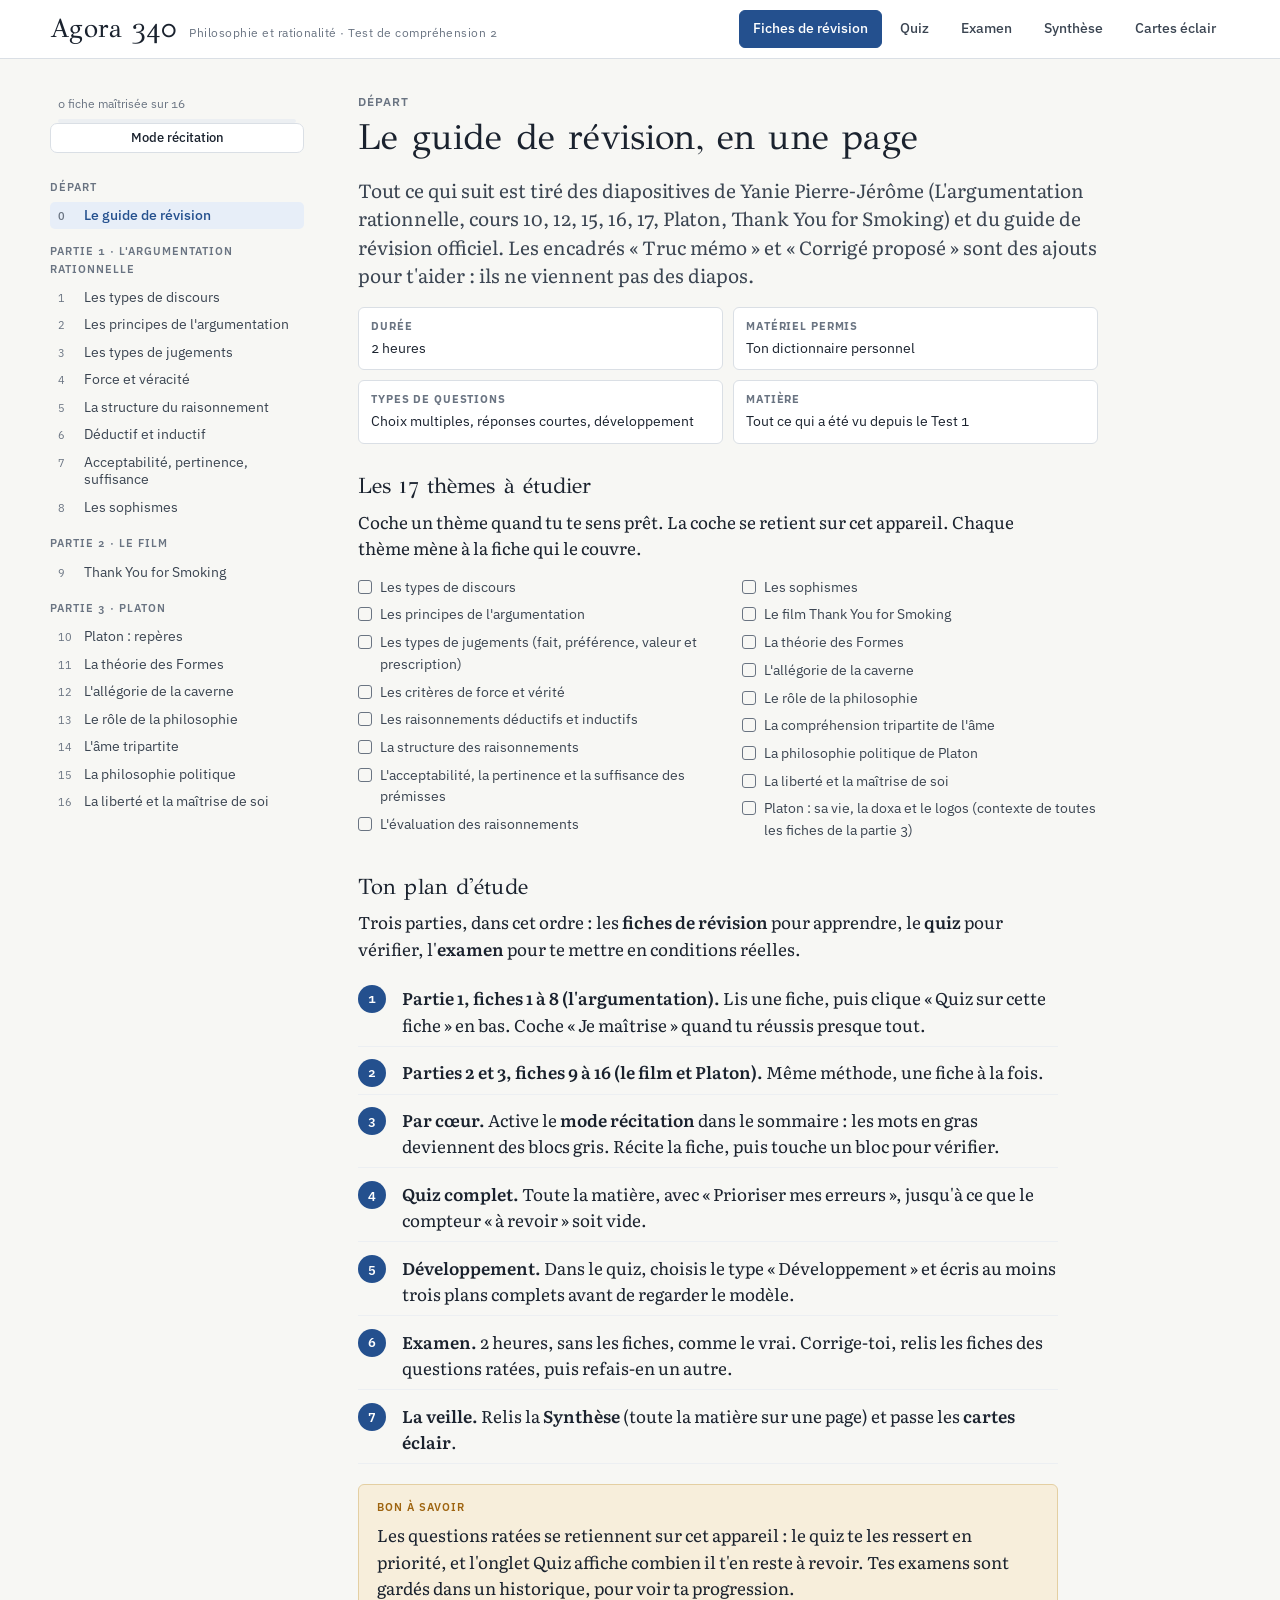
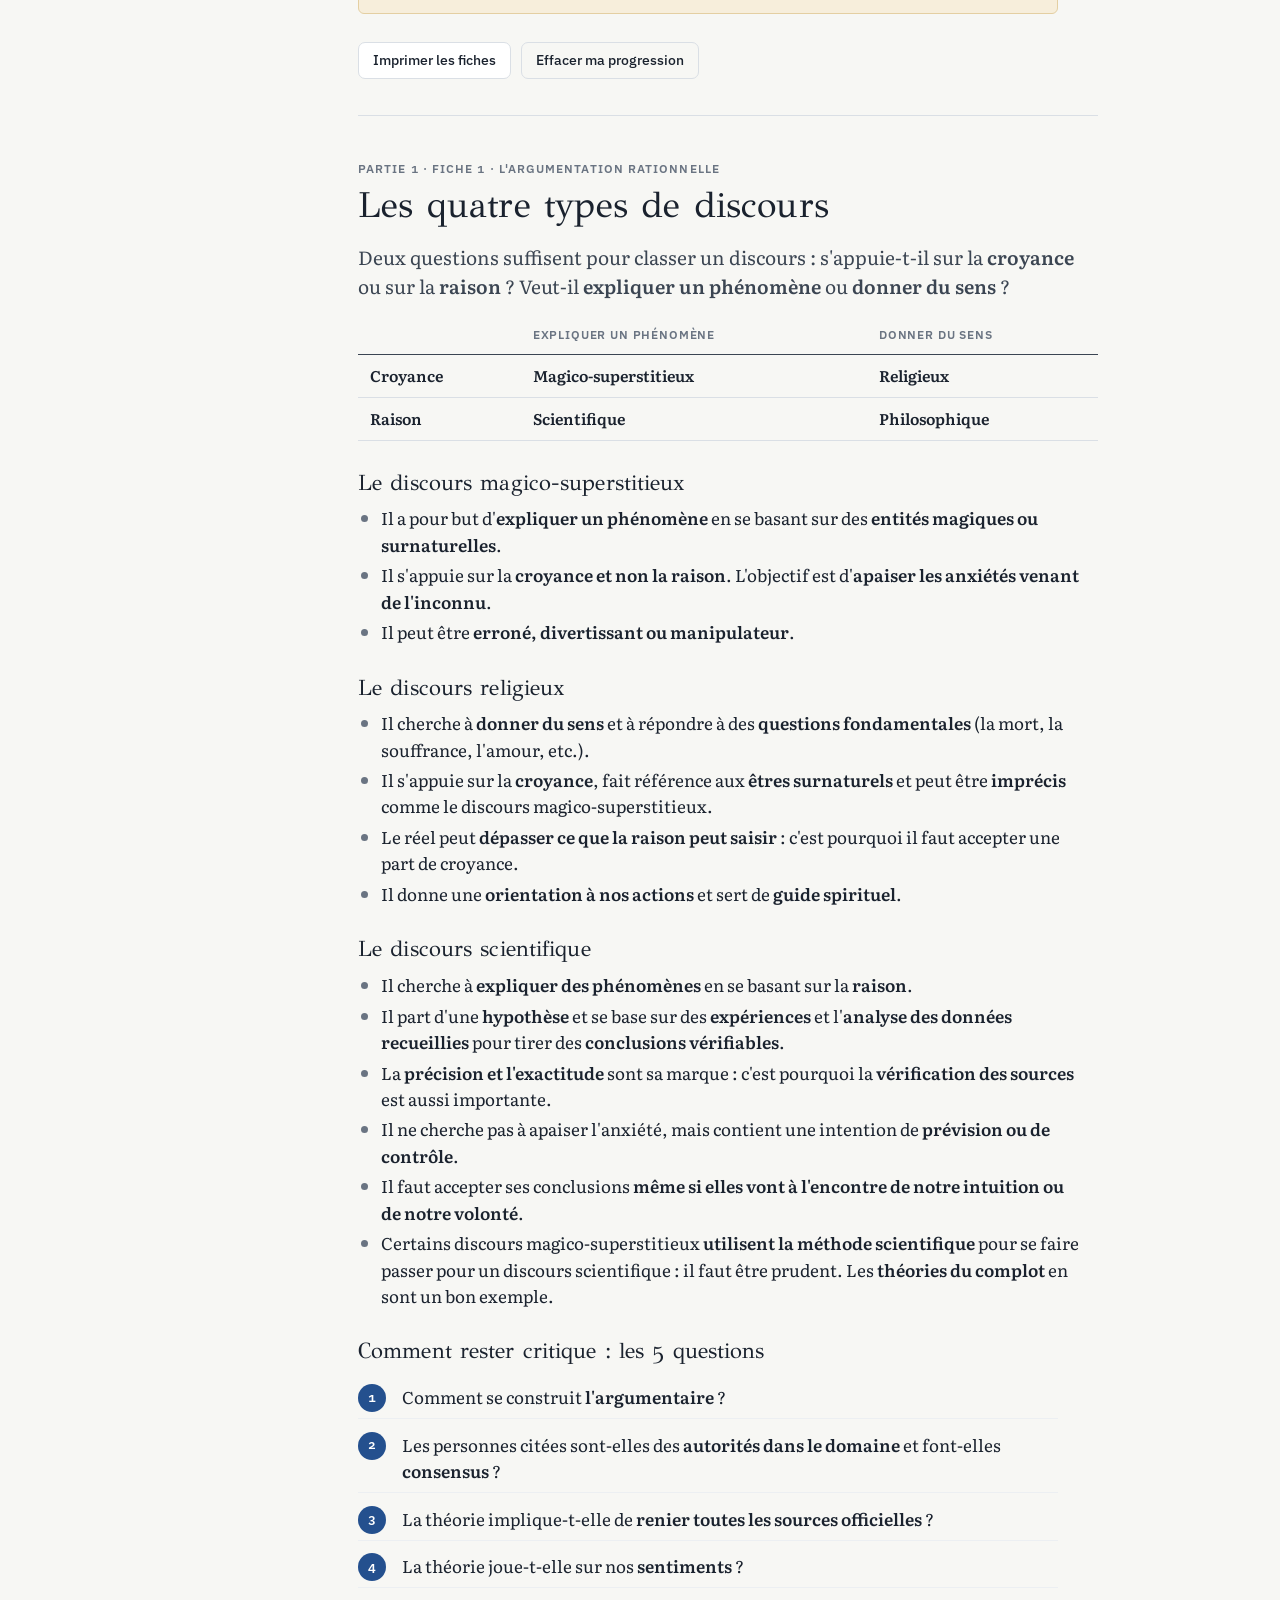
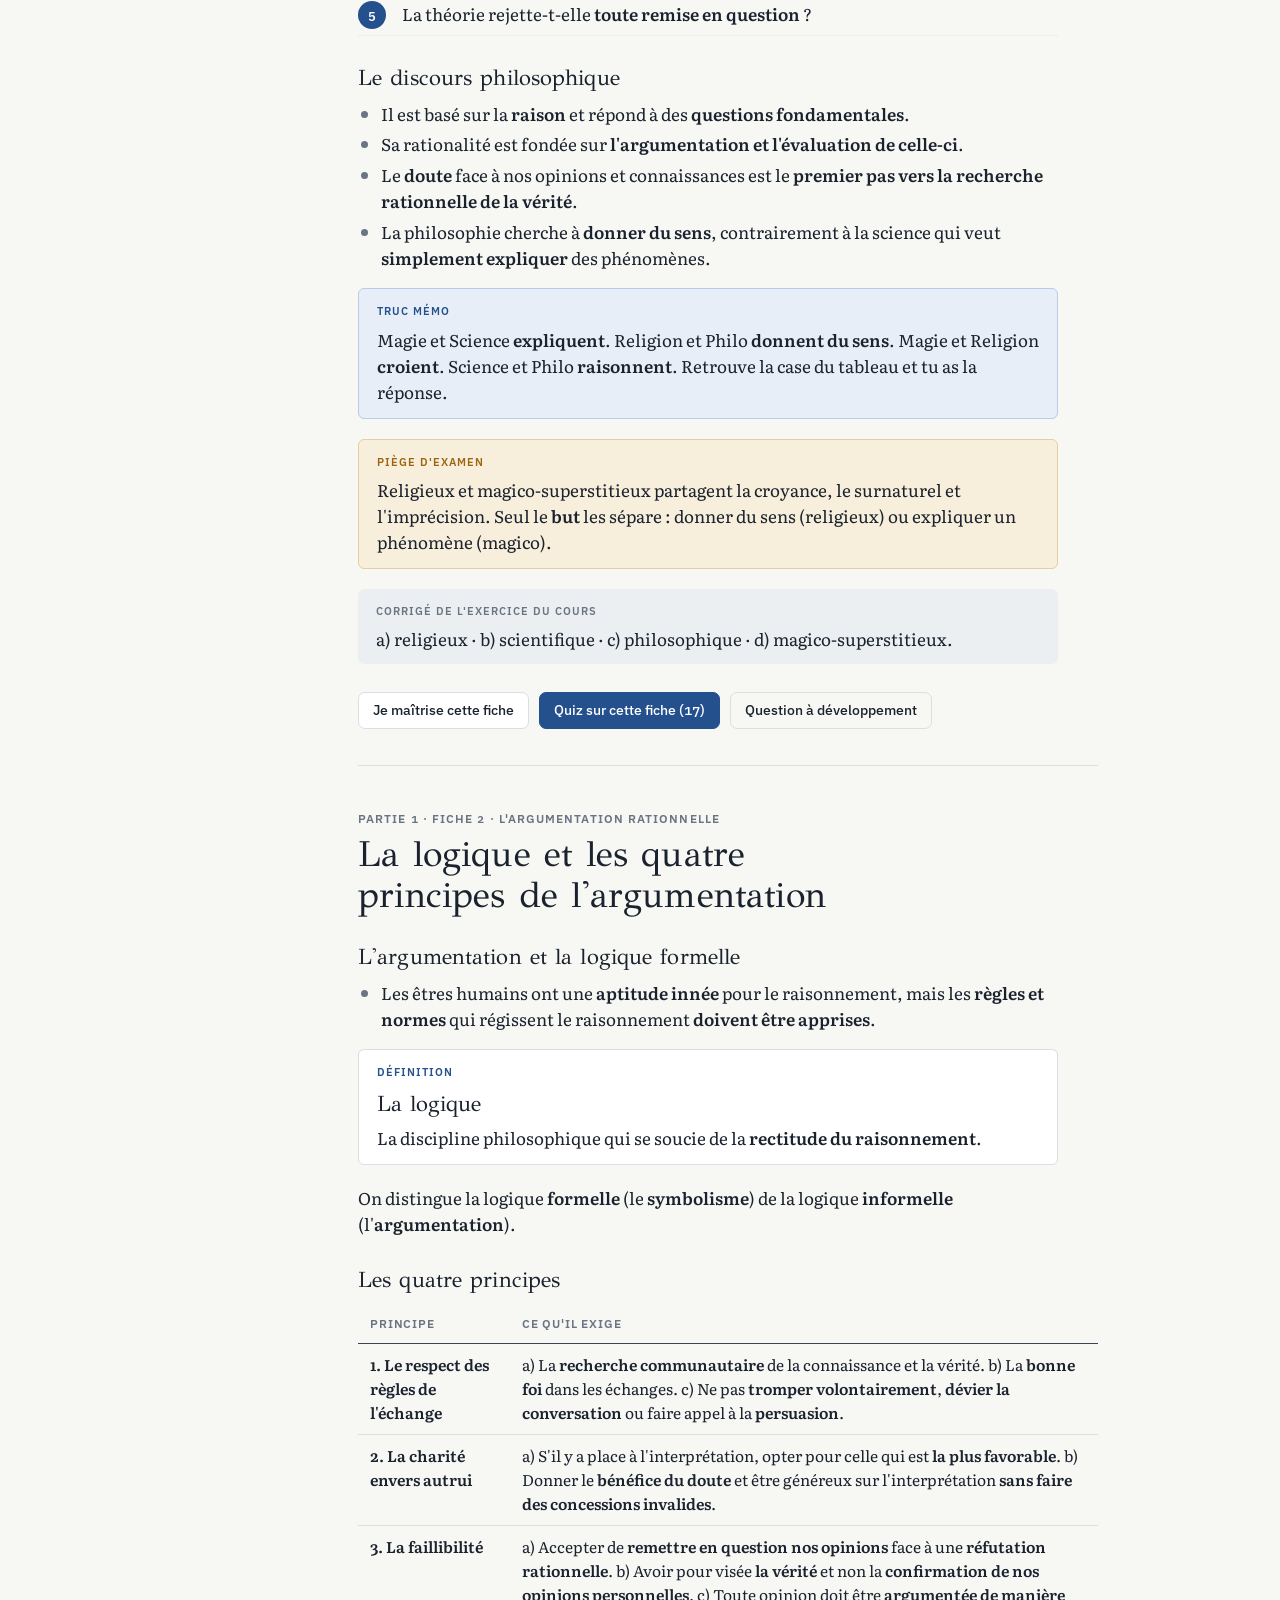
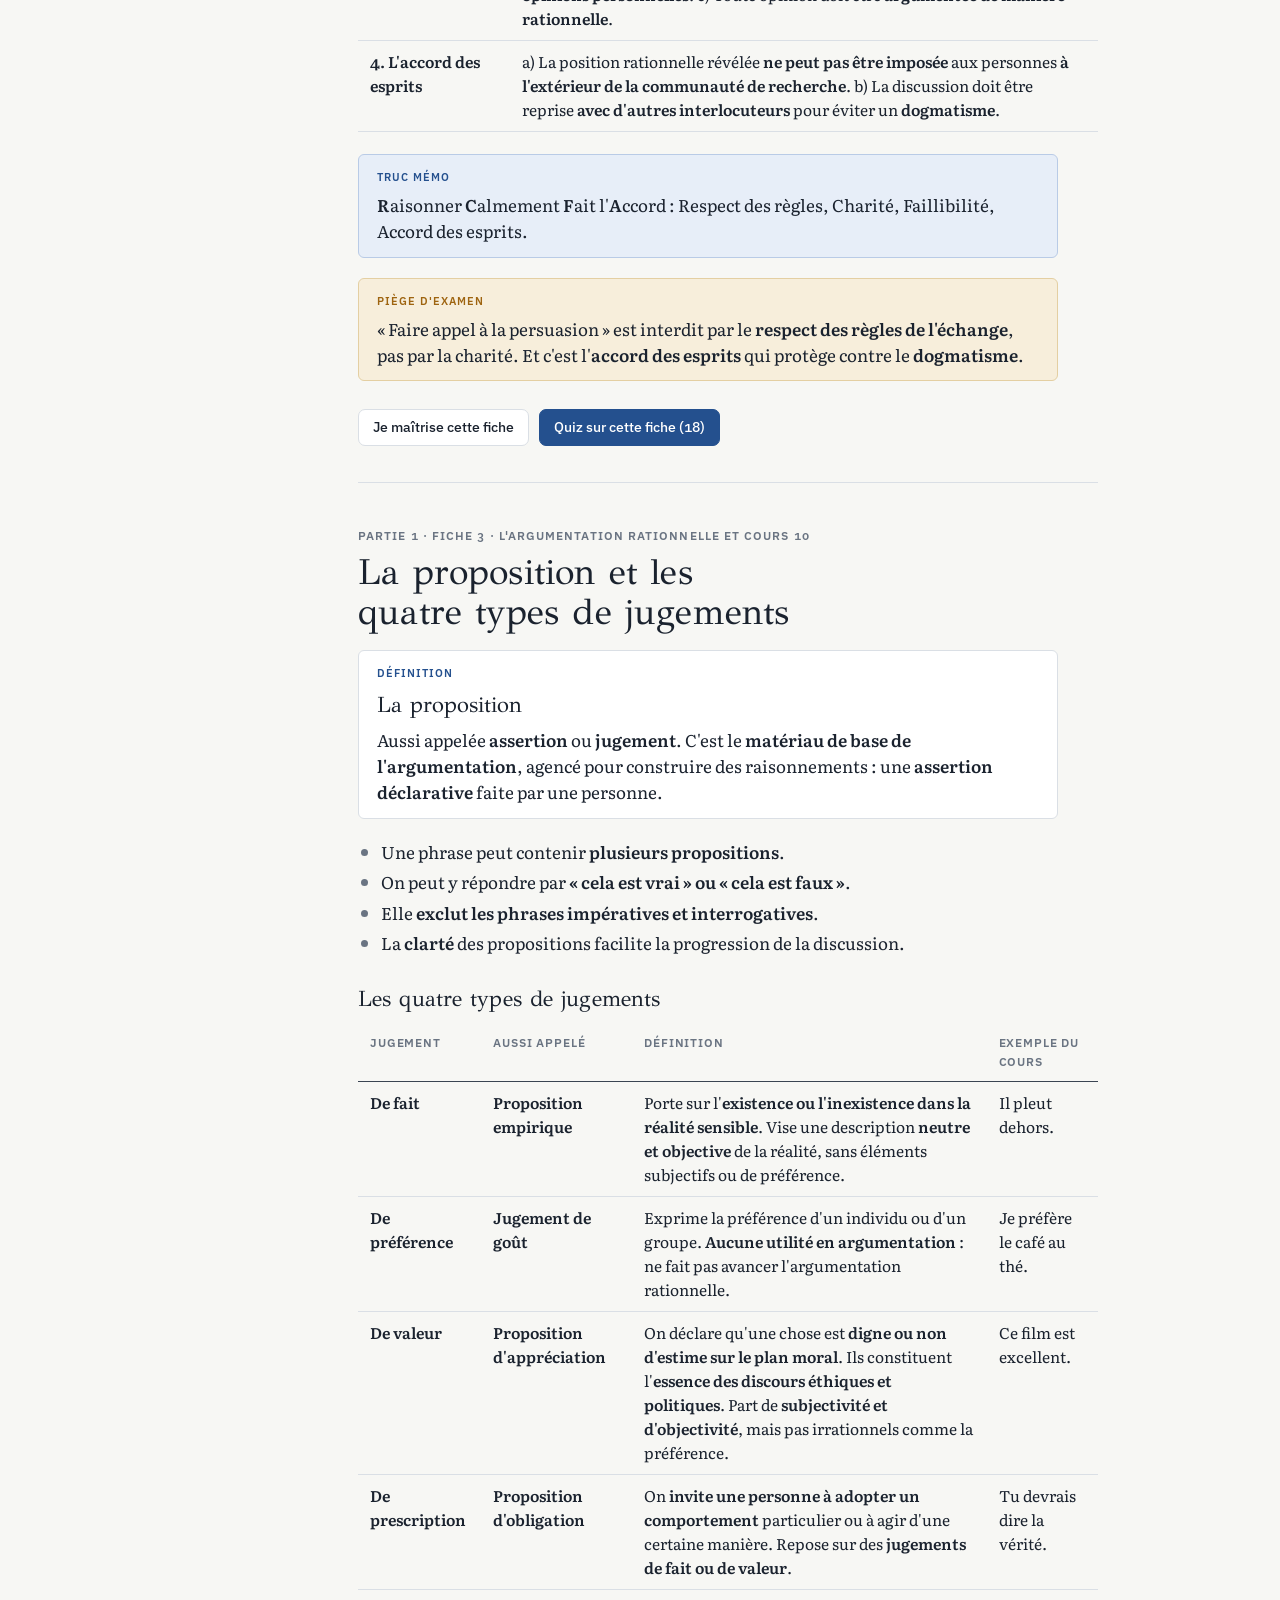
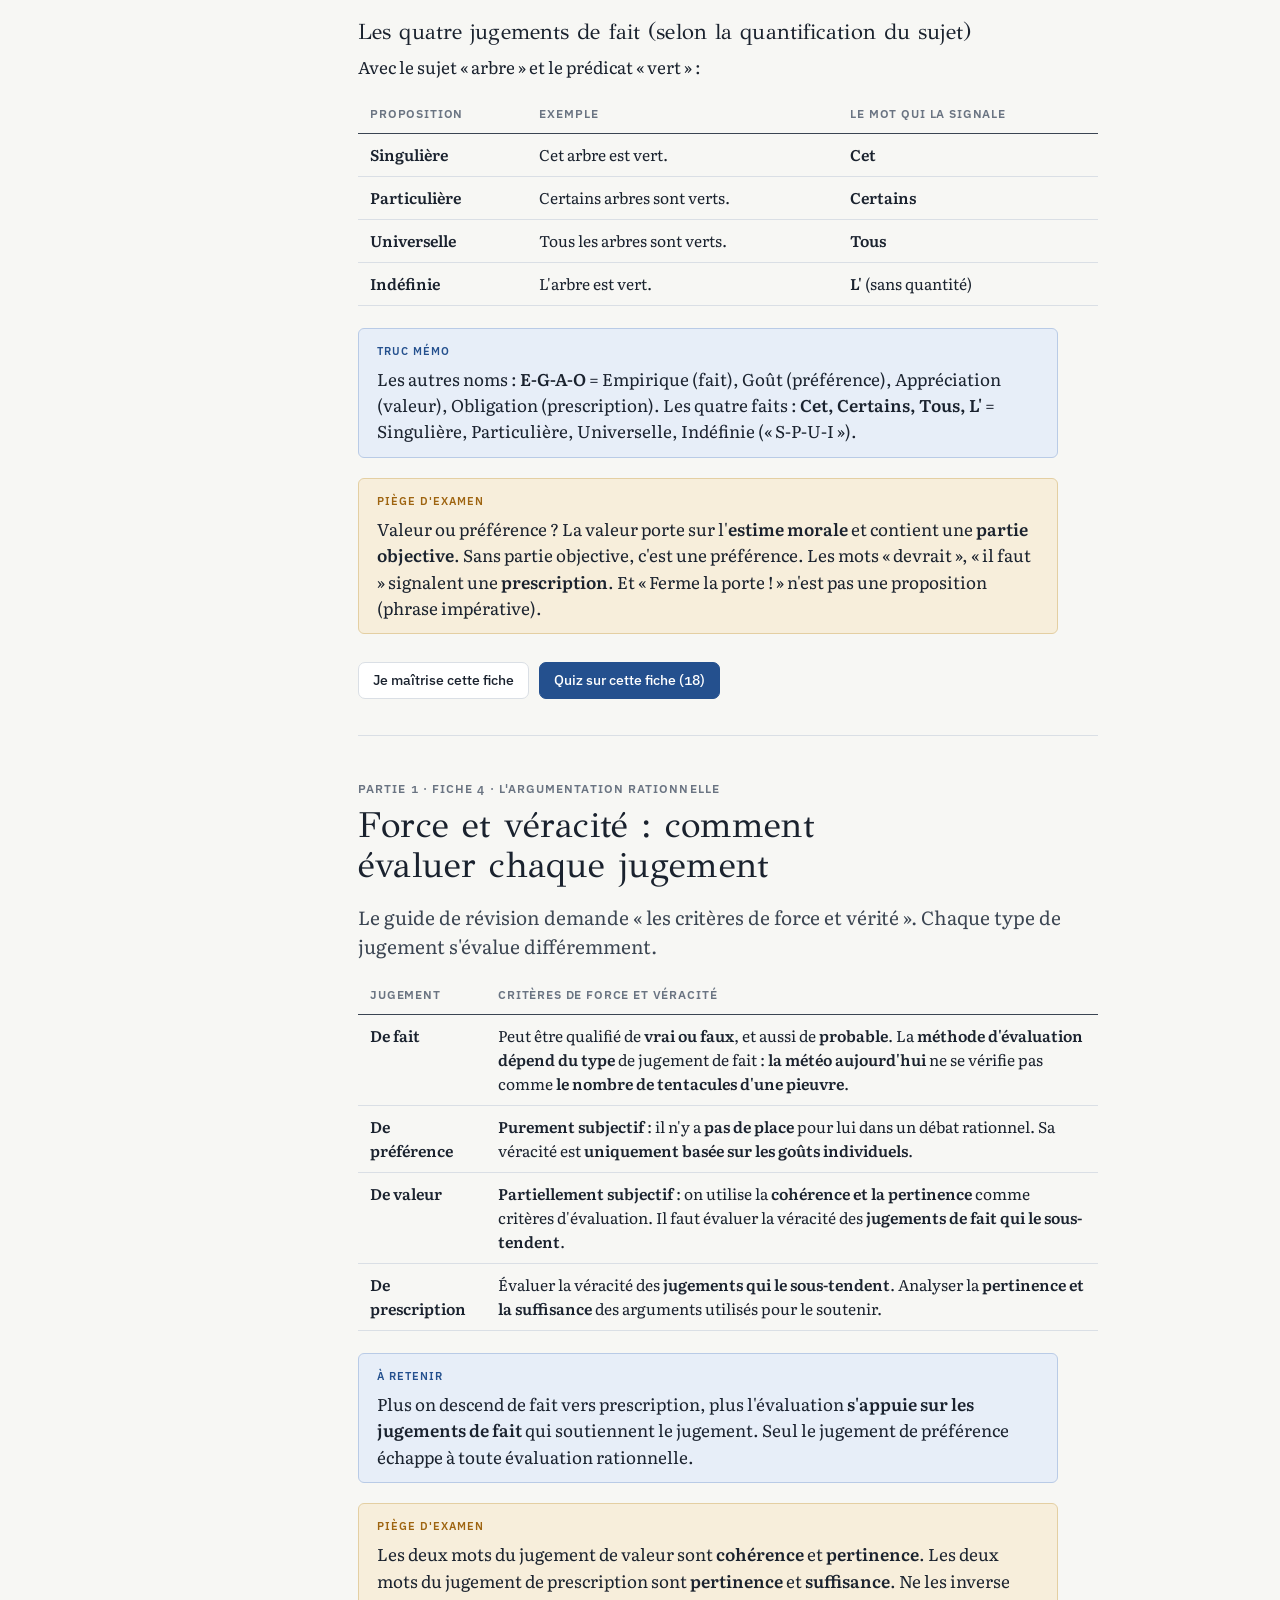
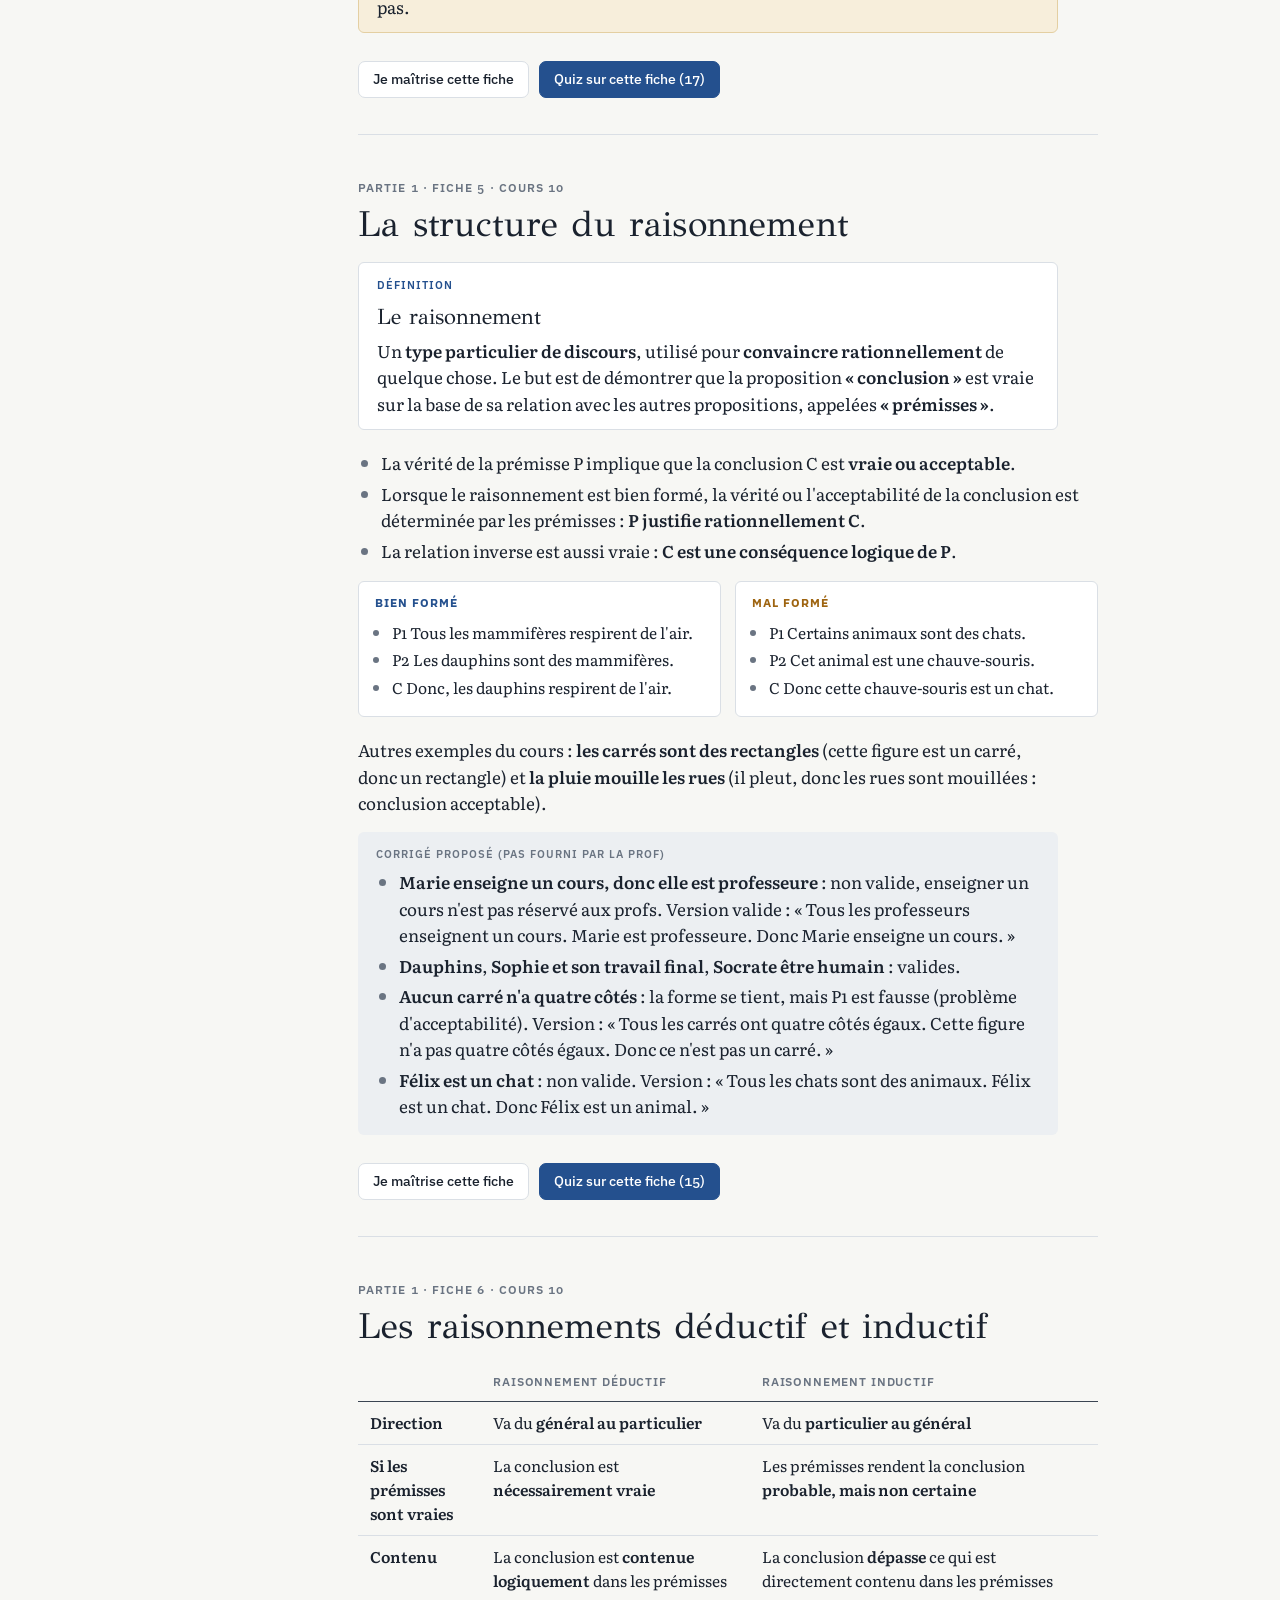
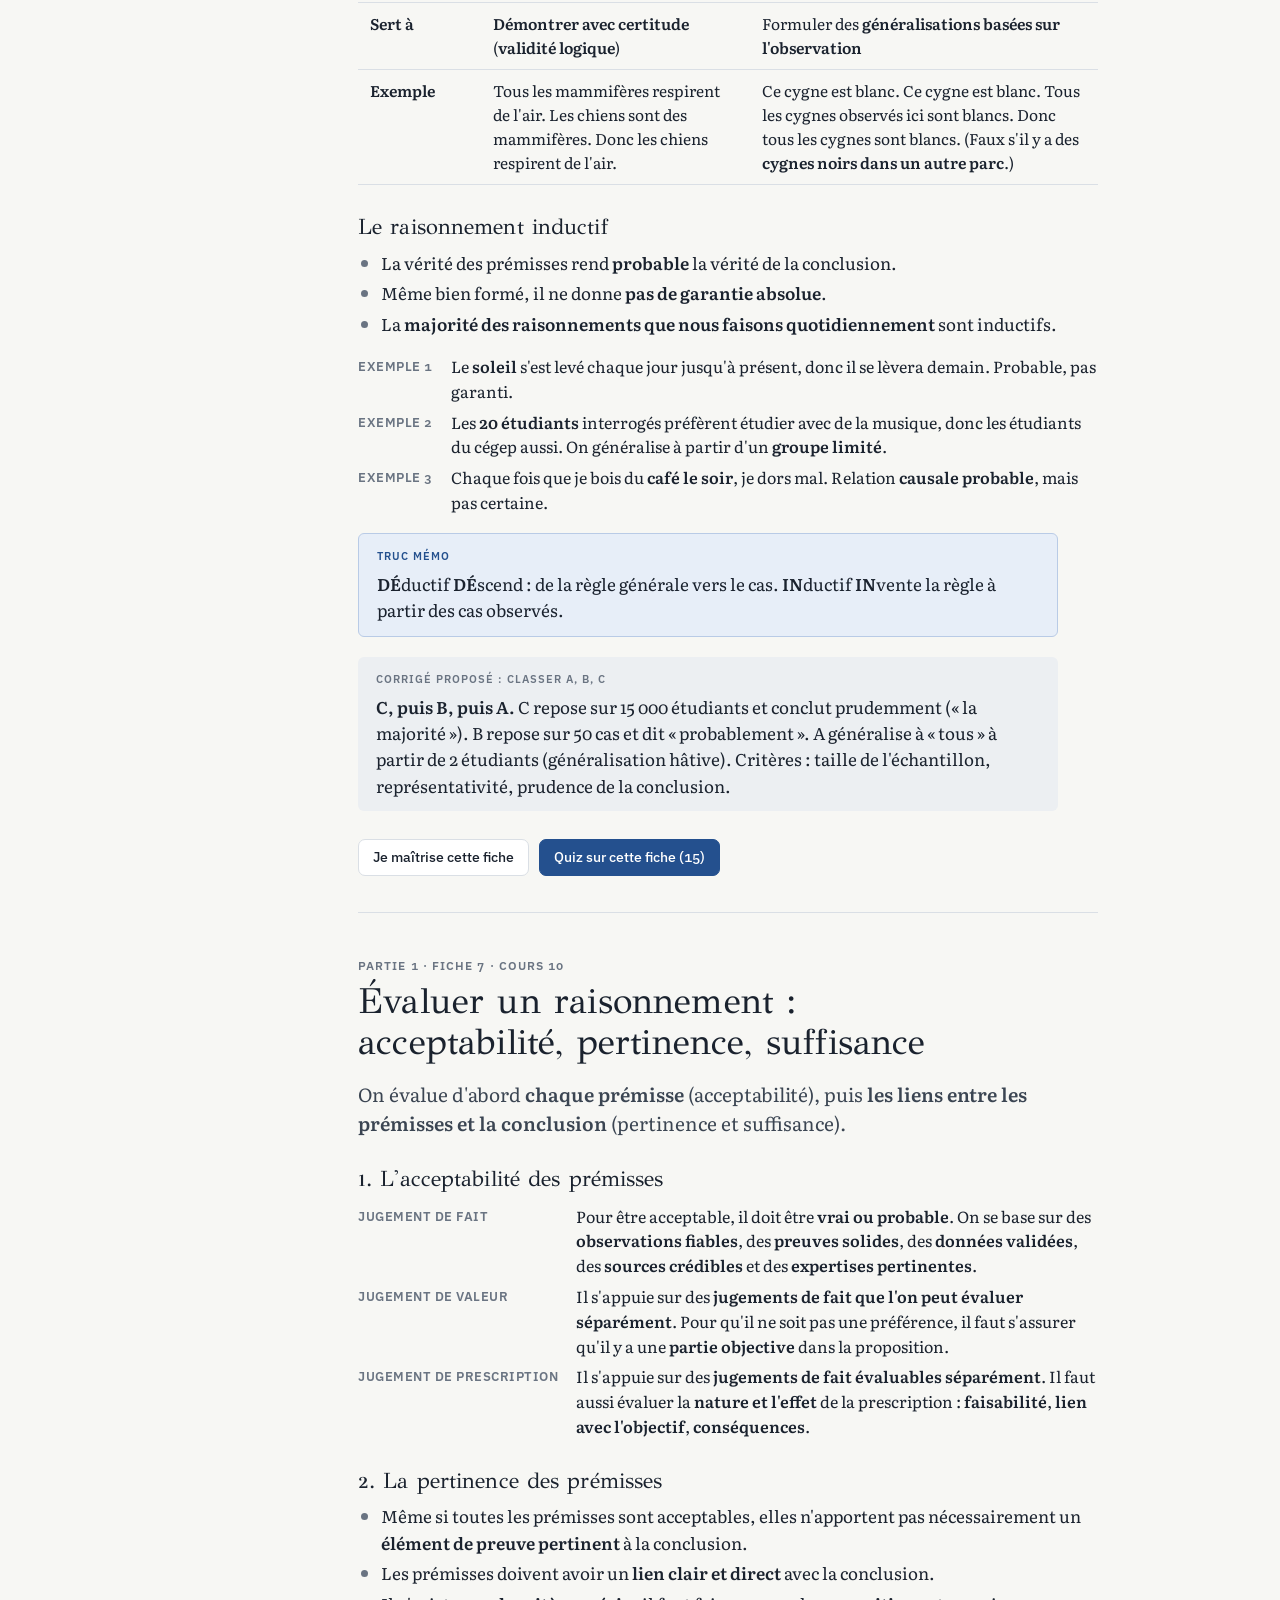
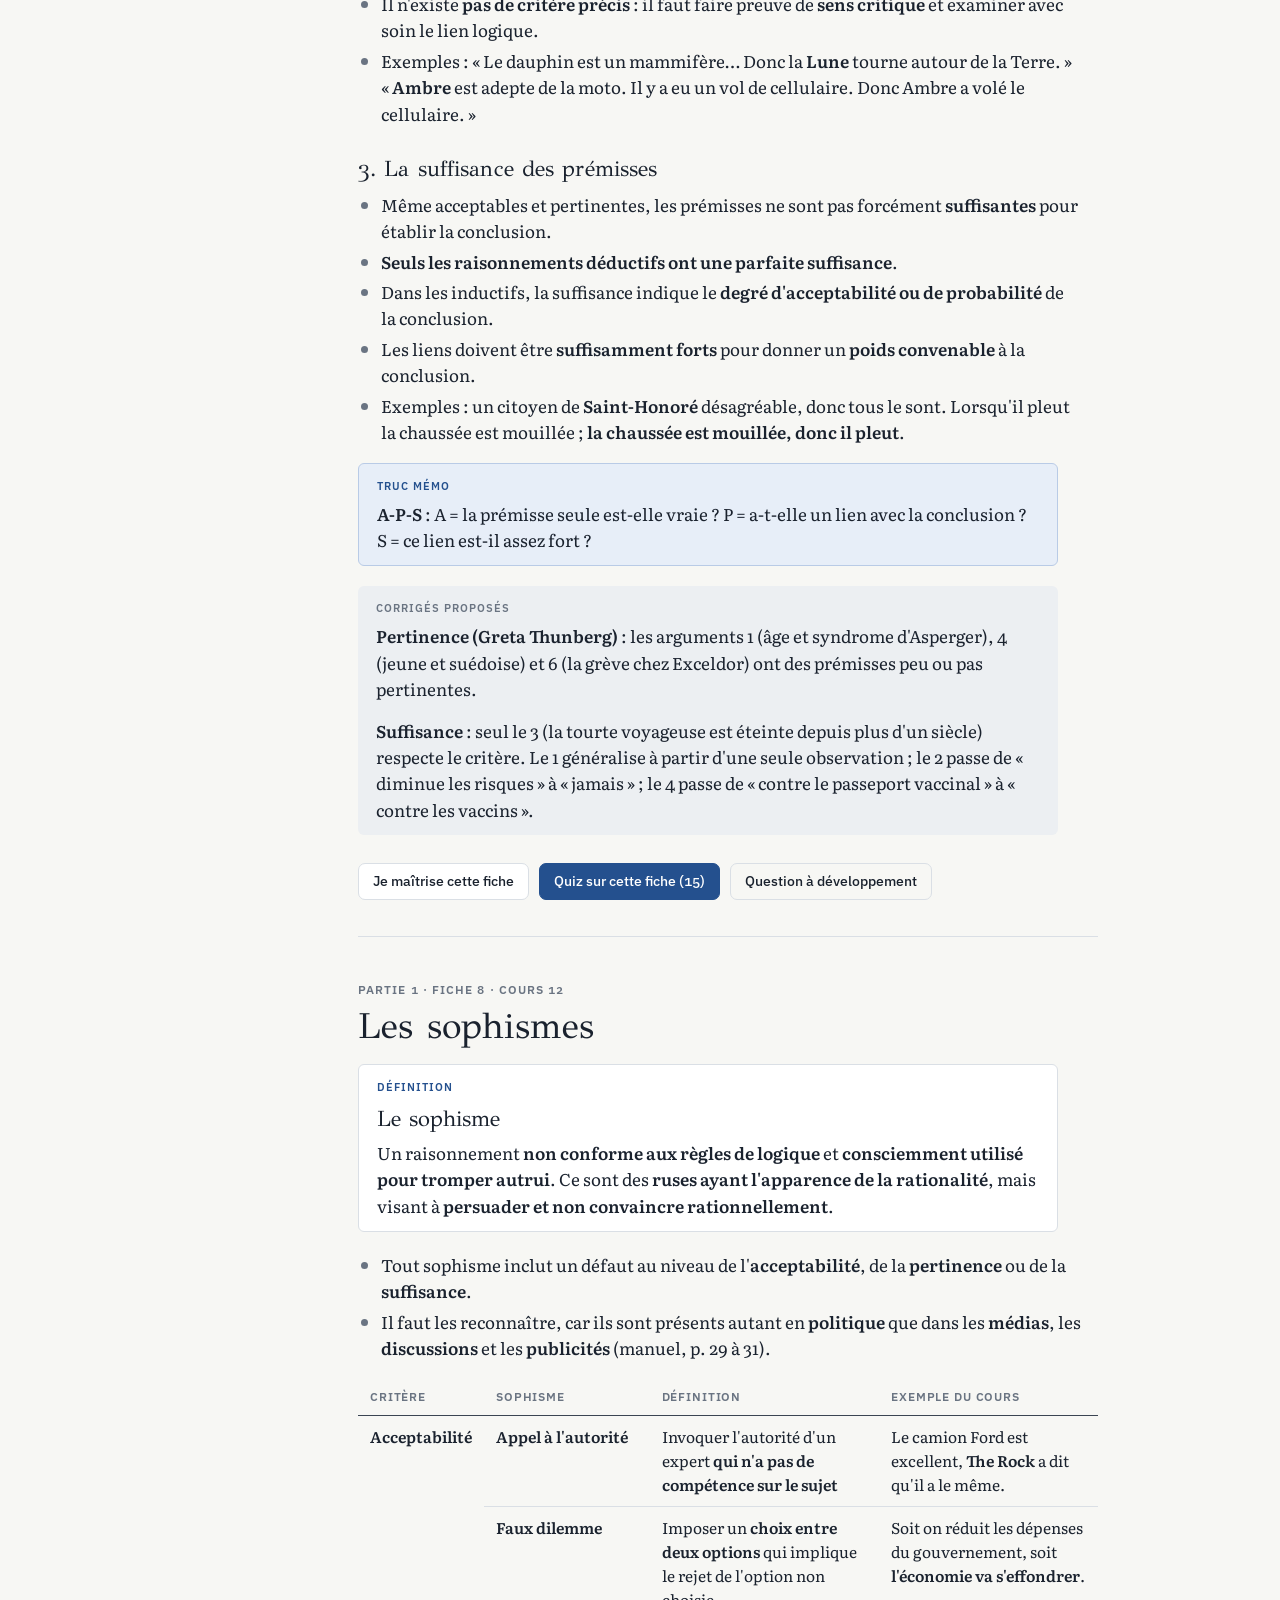
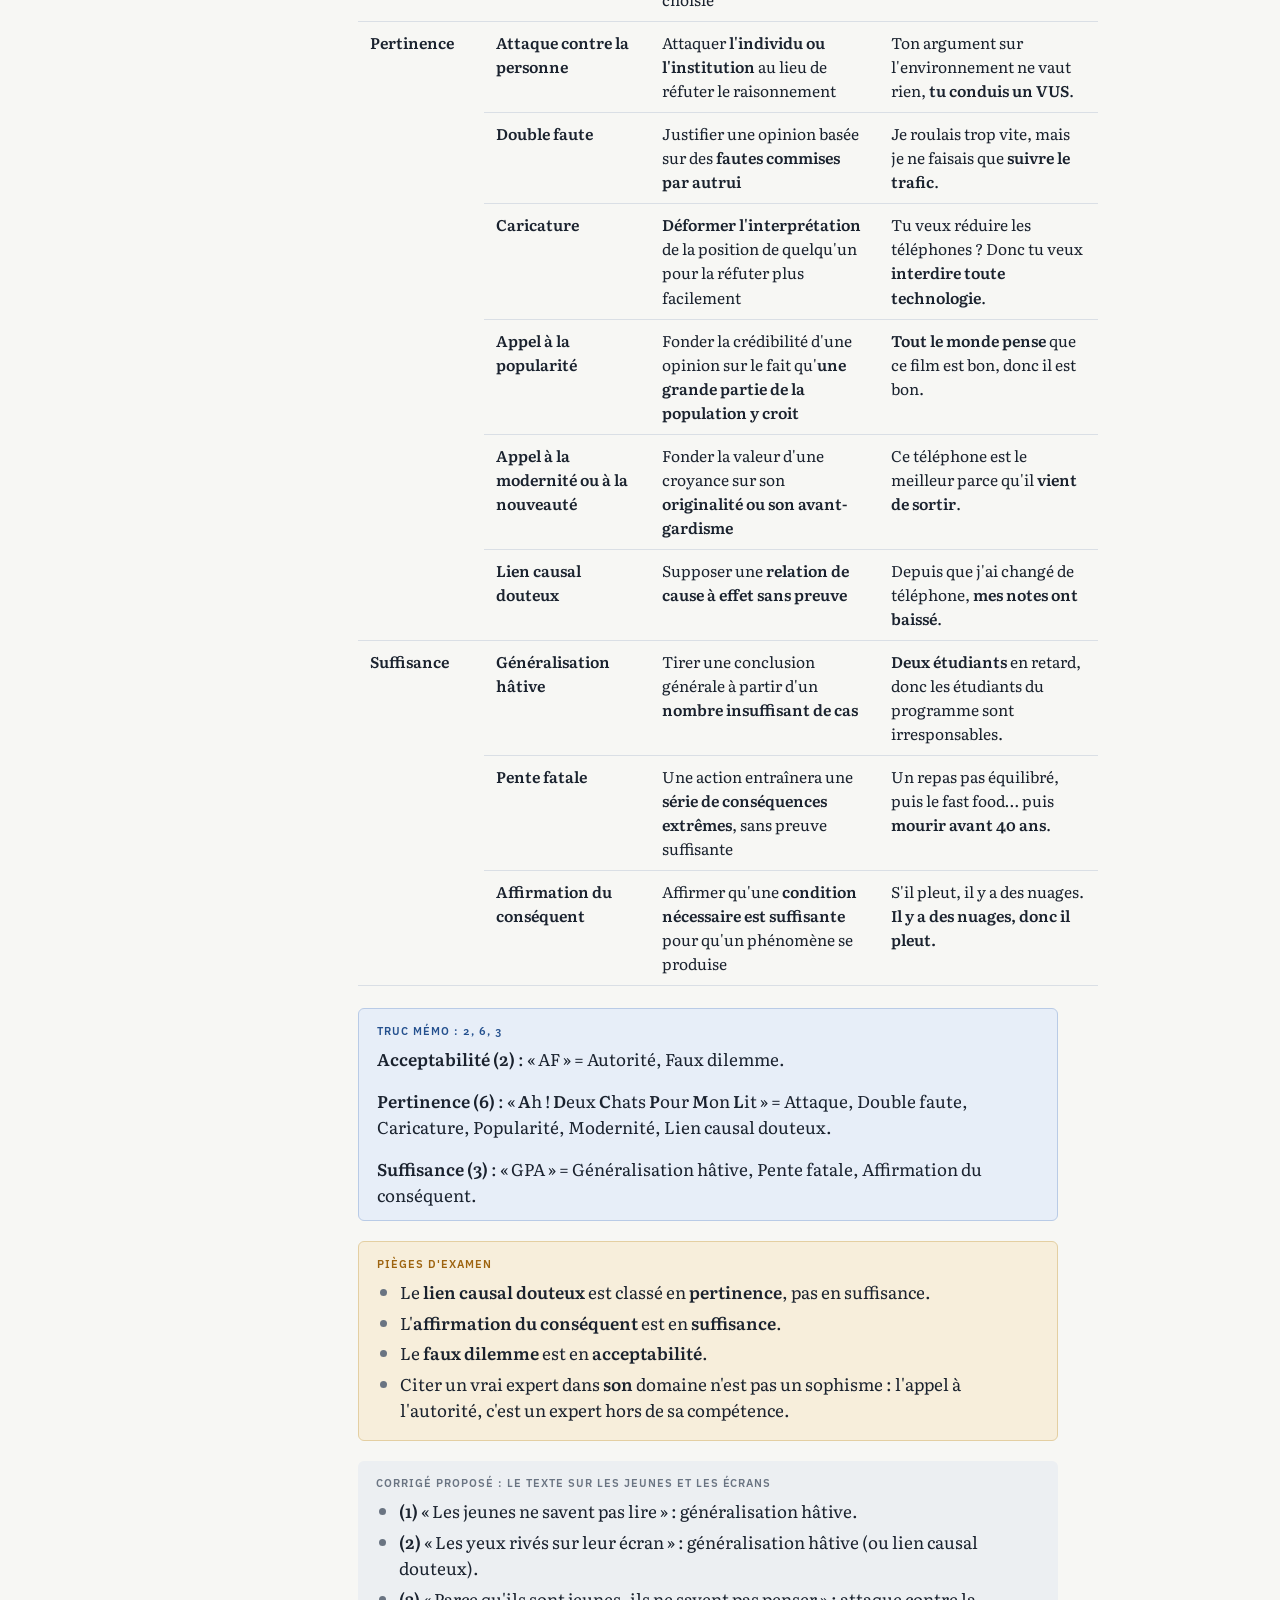
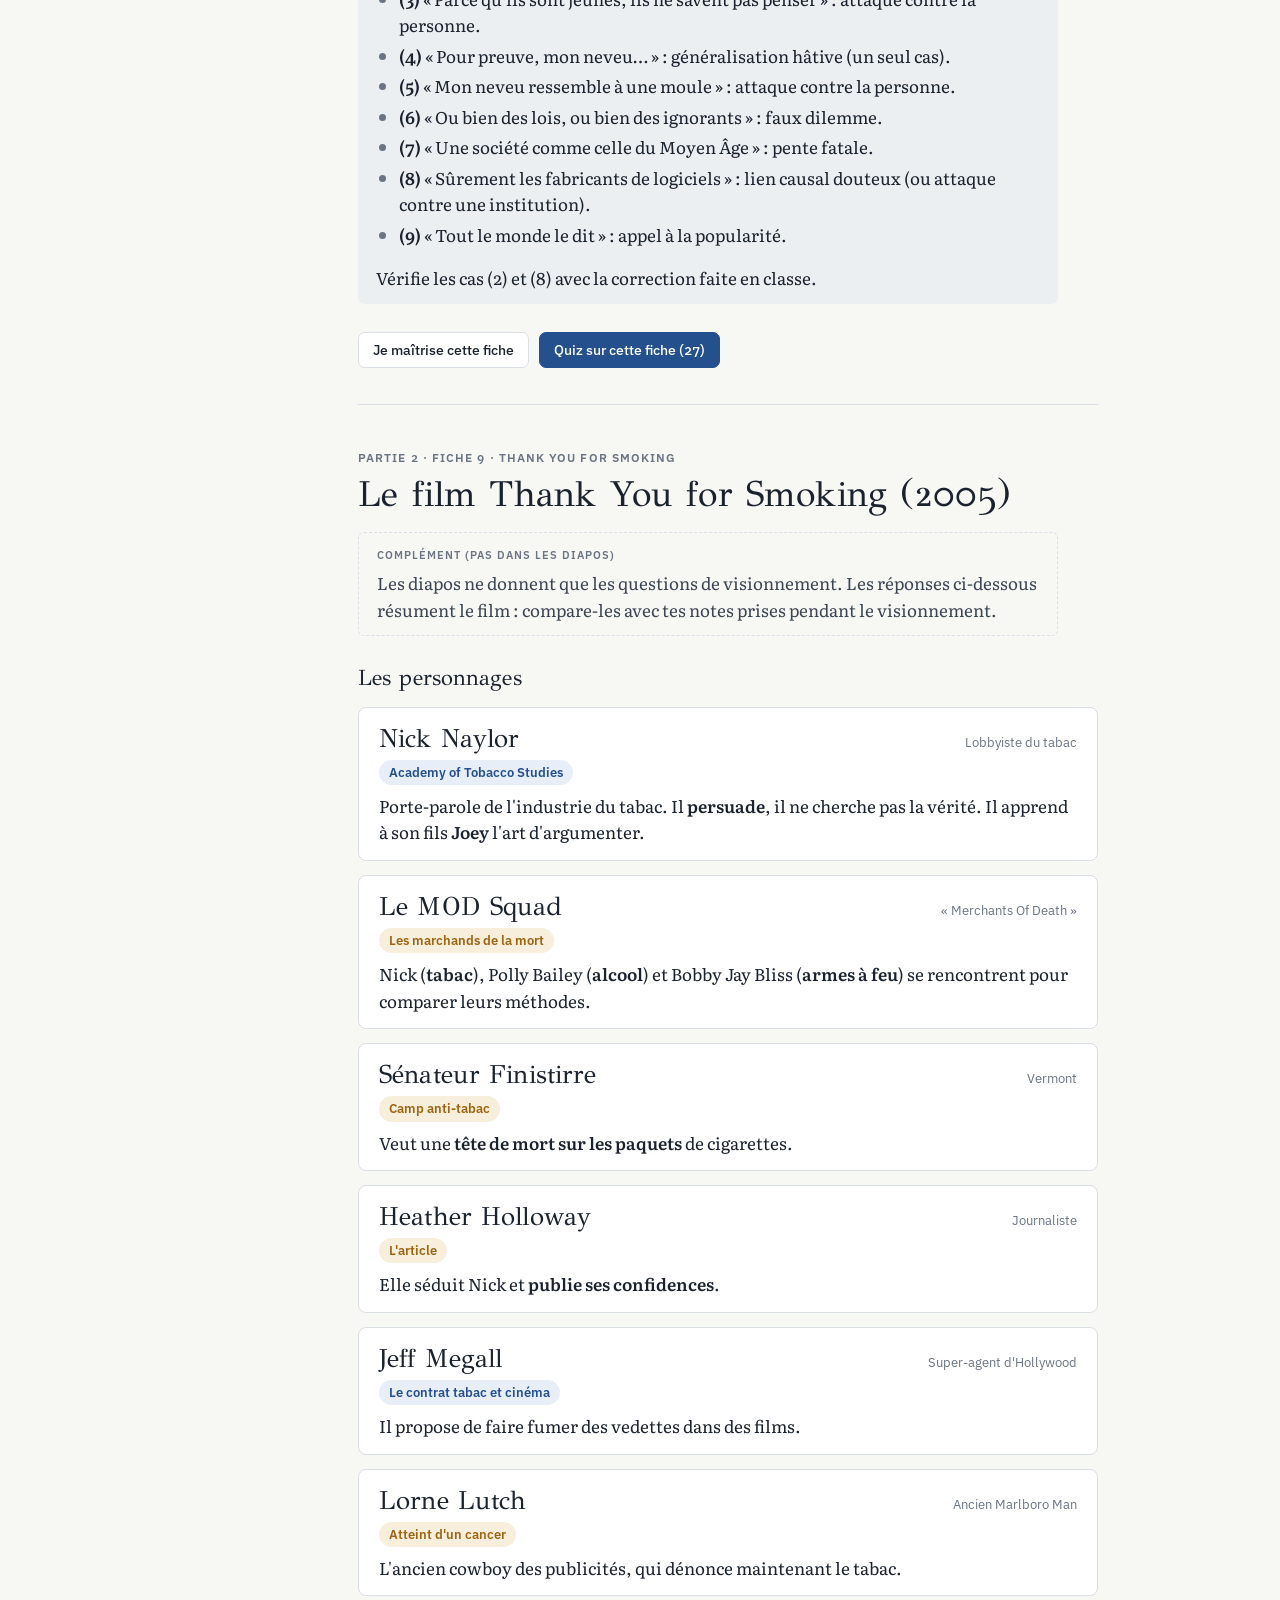
<file: docs/index.html>
<!doctype html>
<html lang="fr">
<head>
<meta name="robots" content="noindex">
<meta name="theme-color" content="#24508E">
<meta charset="utf-8">
<meta name="viewport" content="width=device-width,initial-scale=1">
<title>Agora 340 · Test 2</title>
<link rel="stylesheet" href="https://fonts.googleapis.com/css2?family=GFS+Didot&family=IBM+Plex+Sans:ital,wght@0,400;0,500;0,600;1,400&family=Literata:ital,opsz,wght@0,7..72,400;0,7..72,600;1,7..72,400&display=swap">
<style>
:root{
  --bg:#F7F7F4; --surface:#FFFFFF; --ink:#1A222E; --ink-2:#3B4552; --muted:#6A7482;
  --line:#DADFE5; --line-2:#ECEFF2;
  --accent:#24508E; --accent-ink:#FFFFFF; --accent-soft:#E7EEF8; --accent-line:#B9CBE6;
  --warm:#9E6410; --warm-soft:#F7EEDB; --warm-line:#E4CFA2;
  --good:#2B7A4B; --good-soft:#E2F1E7; --bad:#B0382F; --bad-soft:#F9E4E1;
  --shadow:0 1px 2px rgba(20,30,45,.05),0 10px 28px rgba(20,30,45,.07);
  --f-display:"GFS Didot","Didot","Bodoni MT",Georgia,serif;
  --f-body:"Literata",Georgia,"Times New Roman",serif;
  --f-ui:"IBM Plex Sans",system-ui,-apple-system,"Segoe UI",Roboto,sans-serif;
  color-scheme:light;
}
@media (prefers-color-scheme:dark){
  :root:not([data-theme="light"]){
    --bg:#12161C; --surface:#1A2029; --ink:#E9ECF0; --ink-2:#C6CCD4; --muted:#909AA7;
    --line:#2B3440; --line-2:#222A34;
    --accent:#8DB4EC; --accent-ink:#0E1A2C; --accent-soft:#1E2C42; --accent-line:#33507A;
    --warm:#E3AC52; --warm-soft:#33291A; --warm-line:#5A4622;
    --good:#72C08D; --good-soft:#1B2F23; --bad:#F0918A; --bad-soft:#3B2321;
    --shadow:0 1px 2px rgba(0,0,0,.3),0 10px 28px rgba(0,0,0,.35);
    color-scheme:dark;
  }
}
:root[data-theme="dark"]{
  --bg:#12161C; --surface:#1A2029; --ink:#E9ECF0; --ink-2:#C6CCD4; --muted:#909AA7;
  --line:#2B3440; --line-2:#222A34;
  --accent:#8DB4EC; --accent-ink:#0E1A2C; --accent-soft:#1E2C42; --accent-line:#33507A;
  --warm:#E3AC52; --warm-soft:#33291A; --warm-line:#5A4622;
  --good:#72C08D; --good-soft:#1B2F23; --bad:#F0918A; --bad-soft:#3B2321;
  --shadow:0 1px 2px rgba(0,0,0,.3),0 10px 28px rgba(0,0,0,.35);
  color-scheme:dark;
}
*{box-sizing:border-box}
html{-webkit-text-size-adjust:100%}
body{margin:0;background:var(--bg);color:var(--ink);font-family:var(--f-body);font-size:17px;line-height:1.55;font-variant-numeric:oldstyle-nums}
h1,h2,h3,h4{font-family:var(--f-display);font-weight:400;line-height:1.12;margin:0;text-wrap:balance;letter-spacing:.005em}
p{margin:0 0 .9em}
ul,ol{margin:0 0 1em;padding-left:1.35em}
li{margin:.25em 0}
li::marker{color:var(--muted)}
strong{font-weight:600}
a{color:var(--accent)}
button{font:inherit;color:inherit}
.ui{font-family:var(--f-ui)}
.eyebrow{font-family:var(--f-ui);font-size:12px;font-weight:600;letter-spacing:.09em;text-transform:uppercase;color:var(--muted)}
.tnum{font-variant-numeric:tabular-nums}
:focus-visible{outline:2px solid var(--accent);outline-offset:2px}
.hidden,[hidden]{display:none!important}

/* ---------- top bar ---------- */
.topbar{position:sticky;top:0;z-index:20;background:var(--surface);border-bottom:1px solid var(--line)}
.topbar-in{max-width:1220px;margin:0 auto;padding:10px 20px;display:flex;align-items:center;gap:18px;flex-wrap:wrap}
.brand{display:flex;align-items:baseline;gap:12px;min-width:0}
.brand h1{font-size:26px;letter-spacing:.01em}
.brand .sub{font-family:var(--f-ui);font-size:12px;color:var(--muted);letter-spacing:.04em;white-space:nowrap}
.tabs{display:flex;gap:4px;margin-left:auto;font-family:var(--f-ui);flex-wrap:wrap}
.tab{border:1px solid transparent;background:transparent;padding:7px 13px;border-radius:6px;font-size:14px;font-weight:500;color:var(--ink-2);cursor:pointer}
.tab:hover{background:var(--line-2)}
.tab[aria-selected="true"]{background:var(--accent);color:var(--accent-ink);border-color:var(--accent)}
.tab .n{display:inline-block;margin-left:6px;font-size:11px;padding:1px 6px;border-radius:999px;background:rgba(255,255,255,.22)}
.tab:not([aria-selected="true"]) .n{background:var(--line-2);color:var(--muted)}

/* ---------- fiches layout ---------- */
.view{display:none}
.view.on{display:block}
.wrap{max-width:1220px;margin:0 auto;padding:26px 20px 80px;display:grid;grid-template-columns:260px minmax(0,1fr);gap:48px;align-items:start}
.toc{position:sticky;top:66px;max-height:calc(100vh - 80px);overflow:auto;font-family:var(--f-ui);font-size:13.5px;padding-right:6px;scrollbar-width:thin}
.toc .part{margin:14px 0 6px;color:var(--muted);font-size:11px;letter-spacing:.09em;text-transform:uppercase;font-weight:600}
.toc a{display:flex;align-items:baseline;gap:8px;color:var(--ink-2);text-decoration:none;padding:5px 8px;border-radius:5px;line-height:1.3}
.toc a:hover{background:var(--line-2)}
.toc a.cur{background:var(--accent-soft);color:var(--accent);font-weight:500}
.toc a .num{color:var(--muted);font-size:11px;min-width:18px;font-variant-numeric:tabular-nums}
.toc a.done .num{color:var(--good)}
.toc a.done .num::after{content:" ✓"}
.toc-progress{margin:10px 8px 0;font-size:12px;color:var(--muted)}
.toc-progress .bar{height:4px;background:var(--line-2);border-radius:2px;margin-top:6px;overflow:hidden}
.toc-progress .bar i{display:block;height:100%;background:var(--good);width:0;transition:width .3s}
.btn.toc-btn{display:none}
.article{min-width:0;max-width:74ch}
.fiche{padding:44px 0 36px;border-top:1px solid var(--line)}
.fiche:first-child{border-top:0;padding-top:8px}
.fiche h2{font-size:36px;margin:6px 0 18px}
.fiche h3{font-size:22px;margin:30px 0 10px;color:var(--ink)}
.fiche h4{font-family:var(--f-ui);font-size:13px;font-weight:600;letter-spacing:.06em;text-transform:uppercase;color:var(--ink-2);margin:22px 0 8px}
.fiche p,.fiche li{max-width:70ch}
.lead{font-size:19px;color:var(--ink-2);line-height:1.5}
.sec-actions{display:flex;gap:10px;flex-wrap:wrap;margin-top:28px;font-family:var(--f-ui)}
.btn{font-family:var(--f-ui);font-size:14px;font-weight:500;border:1px solid var(--line);background:var(--surface);color:var(--ink);padding:9px 14px;border-radius:7px;cursor:pointer;line-height:1.2;display:inline-flex;align-items:center;gap:8px}
.btn:hover{border-color:var(--accent-line);background:var(--accent-soft)}
.btn.primary{background:var(--accent);color:var(--accent-ink);border-color:var(--accent)}
.btn.primary:hover{filter:brightness(1.08)}
.btn.done{background:var(--good-soft);border-color:var(--good);color:var(--good)}
.btn.ghost{background:transparent}
.btn:disabled{opacity:.5;cursor:default}
.btn.sm{padding:6px 10px;font-size:13px}

/* ---------- content blocks ---------- */
.def,.retenir,.piege,.compl,.note{margin:16px 0 20px;padding:14px 18px 12px;border-radius:6px;max-width:70ch}
.def{background:var(--surface);border:1px solid var(--line)}
.retenir{background:var(--accent-soft);border:1px solid var(--accent-line)}
.piege{background:var(--warm-soft);border:1px solid var(--warm-line)}
.compl{background:transparent;border:1px dashed var(--line);color:var(--ink-2)}
.note{background:var(--line-2)}
.blabel{font-family:var(--f-ui);font-size:11px;font-weight:600;letter-spacing:.09em;text-transform:uppercase;margin:0 0 6px;display:block}
.def .blabel{color:var(--accent)}
.retenir .blabel{color:var(--accent)}
.piege .blabel{color:var(--warm)}
.compl .blabel,.note .blabel{color:var(--muted)}
.def p:last-child,.retenir p:last-child,.piege p:last-child,.compl p:last-child,.note p:last-child,.def ul:last-child,.retenir ul:last-child,.piege ul:last-child,.compl ul:last-child,.note ol:last-child,.note ul:last-child,.retenir ol:last-child{margin-bottom:0}
.def .term{font-family:var(--f-display);font-size:22px;display:block;margin-bottom:4px}
blockquote.cit{margin:18px 0 20px;padding:0 0 0 22px;border-left:2px solid var(--accent-line);font-style:italic;font-size:18px;color:var(--ink);max-width:66ch}
blockquote.cit cite{display:block;font-style:normal;font-family:var(--f-ui);font-size:12.5px;color:var(--muted);margin-top:6px;letter-spacing:.02em}
.kv{display:grid;grid-template-columns:max-content 1fr;gap:6px 18px;margin:12px 0 18px;font-size:16px}
.kv dt{font-family:var(--f-ui);font-size:12.5px;font-weight:600;color:var(--muted);letter-spacing:.04em;text-transform:uppercase;padding-top:3px}
.kv dd{margin:0}
.tbl-wrap{overflow-x:auto;margin:14px 0 22px;max-width:100%}
table{border-collapse:collapse;width:100%;font-size:15.5px;min-width:480px}
th,td{text-align:left;vertical-align:top;padding:9px 12px;border-bottom:1px solid var(--line)}
th{font-family:var(--f-ui);font-size:12px;font-weight:600;letter-spacing:.07em;text-transform:uppercase;color:var(--muted);border-bottom:1px solid var(--ink-2)}
th.m,td.m{color:var(--warm)} th.r,td.r{color:var(--accent)}
td.m,td.r{font-weight:500}
tr.hd td{background:var(--line-2);font-family:var(--f-ui);font-weight:600;font-size:13px}
.two{display:grid;grid-template-columns:1fr 1fr;gap:14px;margin:14px 0 20px}
.two .col{border:1px solid var(--line);border-radius:6px;padding:12px 16px;background:var(--surface)}
.two .col h5{margin:0 0 8px;font-family:var(--f-ui);font-size:12px;letter-spacing:.08em;text-transform:uppercase}
.two .col.m h5{color:var(--warm)} .two .col.r h5{color:var(--accent)}
.two ul{margin:0;padding-left:1.1em;font-size:15.5px}
.persons{display:grid;grid-template-columns:1fr;gap:14px;margin:16px 0 22px}
.person{border:1px solid var(--line);border-radius:8px;background:var(--surface);padding:16px 20px 14px}
.person .ph{display:flex;align-items:baseline;justify-content:space-between;gap:12px;flex-wrap:wrap;margin-bottom:4px}
.person .ph h3{margin:0;font-size:26px}
.person .dates{font-family:var(--f-ui);font-size:13px;color:var(--muted);font-variant-numeric:tabular-nums}
.pill{display:inline-block;font-family:var(--f-ui);font-size:12.5px;font-weight:600;padding:3px 10px;border-radius:999px;background:var(--accent-soft);color:var(--accent);margin:2px 0 8px}
.pill.w{background:var(--warm-soft);color:var(--warm)}
.person ul{margin:6px 0 0;font-size:15.5px}
.steps{counter-reset:s;list-style:none;padding:0;margin:12px 0 20px;max-width:70ch}
.steps li{counter-increment:s;position:relative;padding:8px 0 8px 44px;border-bottom:1px solid var(--line-2)}
.steps li::before{content:counter(s);position:absolute;left:0;top:8px;width:28px;height:28px;border-radius:50%;background:var(--accent);color:var(--accent-ink);font-family:var(--f-ui);font-weight:600;font-size:13px;display:flex;align-items:center;justify-content:center}
.steps li b{font-weight:600}
.tl{list-style:none;padding:0;margin:12px 0 20px}
.tl li{display:grid;grid-template-columns:110px minmax(0,1fr);gap:14px;padding:8px 0;border-bottom:1px solid var(--line-2)}
.tl .d{font-family:var(--f-ui);font-size:13px;font-weight:600;color:var(--accent);font-variant-numeric:tabular-nums;padding-top:3px}
.chk{list-style:none;padding:0;margin:10px 0 0;columns:2;column-gap:28px;font-family:var(--f-ui);font-size:14px}
.chk li{break-inside:avoid;margin:0 0 6px}
.chk a{color:var(--ink-2);text-decoration:none;display:flex;gap:8px;align-items:baseline}
.chk a:hover{color:var(--accent)}
.chk a .box{width:14px;height:14px;border:1.5px solid var(--muted);border-radius:3px;flex:none;position:relative;top:2px}
.chk a.done .box{background:var(--good);border-color:var(--good)}
.chk a.done{color:var(--muted);text-decoration:line-through}
.modal{display:grid;grid-template-columns:repeat(2,1fr);gap:10px;margin:14px 0 6px;font-family:var(--f-ui);font-size:14px}
.modal div{border:1px solid var(--line);border-radius:6px;padding:10px 12px;background:var(--surface)}
.modal b{display:block;font-size:11px;letter-spacing:.08em;text-transform:uppercase;color:var(--muted);margin-bottom:3px}
.grid-quotes{display:grid;grid-template-columns:1fr;gap:10px;margin:12px 0 20px}
.q-item{border:1px solid var(--line);border-radius:6px;padding:10px 14px;background:var(--surface);font-size:15.5px}
.q-item i{display:block;font-style:italic}
.q-item small{font-family:var(--f-ui);color:var(--muted);font-size:12.5px}
.dates-grid{display:grid;grid-template-columns:repeat(auto-fill,minmax(180px,1fr));gap:8px;margin:12px 0 20px;font-family:var(--f-ui);font-size:14px}
.dates-grid div{border:1px solid var(--line);border-radius:6px;padding:8px 10px;background:var(--surface)}
.dates-grid b{font-variant-numeric:tabular-nums;color:var(--accent);display:block;font-size:13px}

/* ---------- quiz ---------- */
.qwrap{max-width:780px;margin:0 auto;padding:28px 20px 90px}
.card{background:var(--surface);border:1px solid var(--line);border-radius:10px;padding:22px 26px;box-shadow:var(--shadow)}
.card + .card{margin-top:16px}
.card h2{font-size:30px;margin-bottom:6px}
.card .lead{margin-bottom:14px}
.chips{display:flex;flex-wrap:wrap;gap:8px;margin:8px 0 16px}
.chip{font-family:var(--f-ui);font-size:13.5px;font-weight:500;border:1px solid var(--line);background:var(--surface);color:var(--ink-2);padding:6px 12px;border-radius:999px;cursor:pointer;user-select:none}
.chip[aria-pressed="true"]{background:var(--accent-soft);border-color:var(--accent);color:var(--accent)}
.chip .cnt{color:var(--muted);font-weight:400;margin-left:4px}
.field{margin:8px 0 14px;font-family:var(--f-ui);font-size:14px}
.field label{display:block;font-weight:600;font-size:12px;letter-spacing:.07em;text-transform:uppercase;color:var(--muted);margin-bottom:6px}
select,textarea{font:inherit;color:var(--ink);background:var(--surface);border:1px solid var(--line);border-radius:6px;padding:8px 10px}
textarea{width:100%;min-height:110px;font-family:var(--f-body);font-size:16px;line-height:1.5;resize:vertical}
.row{display:flex;gap:10px;flex-wrap:wrap;align-items:center}
.progress{height:5px;background:var(--line-2);border-radius:3px;overflow:hidden;margin:0 0 18px}
.progress i{display:block;height:100%;background:var(--accent);width:0;transition:width .25s}
.qhead{display:flex;justify-content:space-between;gap:12px;flex-wrap:wrap;align-items:baseline;margin-bottom:10px}
.qtype{font-family:var(--f-ui);font-size:11.5px;font-weight:600;letter-spacing:.08em;text-transform:uppercase;padding:3px 8px;border-radius:4px;background:var(--line-2);color:var(--ink-2)}
.qtext{font-size:21px;line-height:1.4;margin:6px 0 18px;text-wrap:pretty}
.opts{display:grid;gap:8px}
.opt{font-family:var(--f-ui);font-size:15.5px;text-align:left;border:1px solid var(--line);background:var(--surface);border-radius:8px;padding:11px 14px 11px 44px;cursor:pointer;position:relative;line-height:1.35}
.opt .k{position:absolute;left:12px;top:10px;width:22px;height:22px;border-radius:50%;border:1px solid var(--line);font-size:12px;font-weight:600;display:flex;align-items:center;justify-content:center;color:var(--muted)}
.opt:hover:not(:disabled){border-color:var(--accent);background:var(--accent-soft)}
.opt:disabled{cursor:default}
.opt.ok{border-color:var(--good);background:var(--good-soft)}
.opt.ok .k{background:var(--good);color:#fff;border-color:var(--good)}
.opt.ko{border-color:var(--bad);background:var(--bad-soft)}
.opt.ko .k{background:var(--bad);color:#fff;border-color:var(--bad)}
.opt.sel{border-color:var(--accent);background:var(--accent-soft)}
.opt.sel .k{background:var(--accent);color:var(--accent-ink);border-color:var(--accent)}
.fb{margin-top:16px;padding:14px 16px;border-radius:8px;font-size:15.5px;border:1px solid var(--line)}
.fb.ok{background:var(--good-soft);border-color:var(--good)} .fb.ko{background:var(--bad-soft);border-color:var(--bad)}
.fb .blabel{margin-bottom:4px}
.fb.ok .blabel{color:var(--good)} .fb.ko .blabel{color:var(--bad)}
.fb p:last-child{margin-bottom:0}
.model{margin-top:14px;padding:14px 16px;border-radius:8px;background:var(--accent-soft);border:1px solid var(--accent-line);font-size:15.5px}
.model .blabel{color:var(--accent)}
.model ul,.model ol{margin-bottom:0}
.model p:last-child{margin-bottom:0}
.kw{display:flex;flex-wrap:wrap;gap:6px;margin-top:10px}
.kw span{font-family:var(--f-ui);font-size:12.5px;padding:2px 8px;border-radius:4px;background:var(--surface);border:1px solid var(--accent-line);color:var(--accent)}
.grade{display:flex;gap:8px;flex-wrap:wrap;margin-top:14px;font-family:var(--f-ui)}
.qnav{display:flex;justify-content:space-between;gap:10px;margin-top:20px;flex-wrap:wrap}
.score{display:flex;gap:14px;flex-wrap:wrap;margin:14px 0 18px}
.score div{flex:1;min-width:130px;border:1px solid var(--line);border-radius:8px;padding:12px 14px;font-family:var(--f-ui)}
.score b{display:block;font-size:30px;font-family:var(--f-display);font-weight:400;font-variant-numeric:tabular-nums;line-height:1.1}
.score small{color:var(--muted);font-size:12px;letter-spacing:.06em;text-transform:uppercase;font-weight:600}
.bygroup{list-style:none;padding:0;margin:0 0 18px;font-family:var(--f-ui);font-size:14px}
.bygroup li{display:grid;grid-template-columns:1fr 60px 120px;gap:12px;align-items:center;padding:7px 0;border-bottom:1px solid var(--line-2)}
.bygroup .bar{height:6px;background:var(--line-2);border-radius:3px;overflow:hidden}
.bygroup .bar i{display:block;height:100%;background:var(--accent)}
.missed{list-style:none;padding:0;margin:0}
.missed li{padding:10px 0;border-bottom:1px solid var(--line-2);font-size:15px}
.missed li a{font-family:var(--f-ui);font-size:13px;margin-left:8px;white-space:nowrap}
.timer{font-family:var(--f-ui);font-variant-numeric:tabular-nums;font-size:14px;color:var(--muted);padding:4px 10px;border:1px solid var(--line);border-radius:6px}
.timer.low{color:var(--bad);border-color:var(--bad)}
.exam-map{display:flex;flex-wrap:wrap;gap:5px;margin:12px 0 16px}
.exam-map button{width:30px;height:30px;border-radius:5px;border:1px solid var(--line);background:var(--surface);font-family:var(--f-ui);font-size:12px;cursor:pointer;font-variant-numeric:tabular-nums}
.exam-map button.ans{background:var(--accent-soft);border-color:var(--accent-line);color:var(--accent)}
.exam-map button.cur{outline:2px solid var(--accent)}
.corr{border-top:1px solid var(--line);padding:16px 0}
.corr .qtext{font-size:17px;margin:4px 0 8px}
.corr .you{font-family:var(--f-ui);font-size:14px;margin:4px 0}
.corr .you b{font-weight:600}
.corr .you.ok{color:var(--good)} .corr .you.ko{color:var(--bad)}
.flash{min-height:230px;display:flex;flex-direction:column;justify-content:center;cursor:pointer;text-align:center}
.flash .side{font-size:20px;line-height:1.4}
.flash .back{font-size:16px;text-align:left}
.flash .hint{font-family:var(--f-ui);font-size:12.5px;color:var(--muted);margin-top:14px;letter-spacing:.04em}
.stat-line{font-family:var(--f-ui);font-size:13px;color:var(--muted);margin-top:10px}
.empty{color:var(--muted);font-style:italic}

/* ---------- express ---------- */
.xwrap{max-width:860px;margin:0 auto;padding:26px 20px 90px}
.xhead{display:flex;justify-content:space-between;align-items:flex-end;gap:16px;flex-wrap:wrap;margin-bottom:12px}
.xhead h2{font-size:40px;margin-top:6px}
.xwrap .lead{max-width:70ch}
.xplan{display:grid;grid-template-columns:repeat(4,1fr);gap:8px;margin:16px 0 8px;font-family:var(--f-ui);font-size:13px}
.xplan a{border:1px solid var(--line);border-radius:6px;padding:10px 12px;background:var(--surface);color:var(--ink-2);text-decoration:none;line-height:1.3}
.xplan a:hover{border-color:var(--accent-line);background:var(--accent-soft)}
.xplan b{display:block;color:var(--accent);font-size:11.5px;letter-spacing:.07em;text-transform:uppercase;margin-bottom:3px}
.xblock{border-top:1px solid var(--line);padding:30px 0 12px;margin-top:22px;scroll-margin-top:72px}
.xblock h3{font-size:28px;margin:0 0 4px}
.xblock h4{font-family:var(--f-ui);font-size:12.5px;font-weight:600;letter-spacing:.07em;text-transform:uppercase;color:var(--ink-2);margin:26px 0 8px}
.xtime{font-family:var(--f-ui);font-size:12px;color:var(--muted);letter-spacing:.06em;text-transform:uppercase;margin-bottom:14px}
.qa{display:grid;grid-template-columns:200px minmax(0,1fr);gap:10px 18px;margin:8px 0 18px;font-size:15.5px}
.qa dt{font-weight:600;color:var(--ink);padding-top:1px;line-height:1.35}
.qa dd{margin:0;color:var(--ink-2);line-height:1.5}
.qa dd b{color:var(--ink);font-weight:600}
.qa dt,.qa dd{padding-bottom:8px;border-bottom:1px solid var(--line-2)}
.xtbl table{font-size:14.5px;min-width:560px}
.xtbl td:first-child{font-weight:600;white-space:nowrap}
.xtbl td:first-child .tnum{font-weight:400;color:var(--muted);font-size:12.5px;display:block}
.xtbl td:last-child{color:var(--warm)}
.xblock ul li b{font-weight:600}
.plan{border:1px solid var(--line);border-radius:6px;padding:12px 16px 10px;margin:0 0 12px;background:var(--surface);font-size:15px}
.plan b.t{font-family:var(--f-display);font-size:20px;display:block;margin-bottom:6px;font-weight:400}
.plan p{margin:0 0 5px;max-width:none}
.plan p b{font-weight:600}

/* ---------- responsive ---------- */
@media (max-width:900px){
  .wrap{grid-template-columns:minmax(0,1fr);gap:20px}
  .toc{position:fixed;inset:auto 0 0 0;top:auto;max-height:70vh;background:var(--surface);border-top:1px solid var(--line);padding:14px 18px 24px;box-shadow:var(--shadow);display:none;z-index:30;border-radius:14px 14px 0 0}
  .toc.open{display:block}
  .btn.toc-btn{display:inline-flex;position:fixed;right:16px;bottom:16px;z-index:31;box-shadow:var(--shadow)}
  .fiche h2{font-size:30px}
  .two{grid-template-columns:1fr}
  .chk{columns:1}
  .tl li{grid-template-columns:minmax(0,1fr);gap:4px}
  .modal{grid-template-columns:1fr}
  .brand h1{font-size:22px}
  .brand{flex-wrap:wrap;gap:2px 10px}
  .brand .sub{white-space:normal}
  .topbar-in{gap:10px}
  .tabs{margin-left:0;width:100%}
  .tab{padding:6px 10px;font-size:13px}
  .card{padding:18px 16px}
  .qtext{font-size:19px}
  body{font-size:16px}
  .bygroup li{grid-template-columns:1fr 50px 90px}
  .xplan{grid-template-columns:1fr 1fr}
  .qa{grid-template-columns:1fr;gap:2px 0}
  .qa dt{padding-top:8px;border-bottom:0;padding-bottom:2px}
  .xhead h2{font-size:32px}
}
@media (prefers-reduced-motion:reduce){*{transition:none!important;animation:none!important}}
@media print{
  .topbar,.toc,.toc-btn,.sec-actions,.express-actions,#view-quiz,#view-exam,#view-cards{display:none!important}
  .view{display:none} .view.on{display:block!important}
  .xwrap{padding:0;max-width:none} .xblock{break-inside:auto} .plan,.qa dt,.qa dd{break-inside:avoid}
  body{background:#fff;color:#000;font-size:11.5pt}
  .wrap{display:block;padding:0;max-width:none}
  .article{max-width:none}
  .fiche{break-inside:auto;padding:18pt 0}
  .fiche h2,.fiche h3{break-after:avoid}
  .def,.retenir,.piege,.compl,.note,.person,.two .col{break-inside:avoid;box-shadow:none}
  a{color:#000;text-decoration:none}
}

/* ---------- ajouts Test 2 : mode récitation et fenêtre de confirmation ---------- */
.recite-btn{width:100%;justify-content:center;margin:0 0 12px}
.recite-btn[aria-pressed="true"]{background:var(--accent);color:var(--accent-ink);border-color:var(--accent)}
body.recite .fiche strong:not(.vu){color:transparent;background:var(--line);border-radius:3px;cursor:pointer;user-select:none;-webkit-user-select:none}
body.recite .fiche strong:not(.vu) *{visibility:hidden}
.ask-back{position:fixed;inset:0;z-index:60;background:rgba(10,15,25,.45);display:flex;align-items:center;justify-content:center;padding:16px}
.ask-box{background:var(--surface);color:var(--ink);border:1px solid var(--line);border-radius:12px;box-shadow:var(--shadow);max-width:420px;width:100%;padding:20px;font-family:var(--f-ui)}
.ask-box p{margin:0 0 16px}
.ask-box .row{justify-content:flex-end}
/* les étiquettes longues (fiche du film) élargissaient la page : colonne plafonnée, empilée sur téléphone */
.kv{grid-template-columns:fit-content(15em) minmax(0,1fr)}
.kv dt,.kv dd{min-width:0;overflow-wrap:anywhere}
@media (max-width:640px){ .kv{grid-template-columns:minmax(0,1fr);gap:2px} .kv dd{margin-bottom:10px} }
</style>

</head>
<body>
<header class="topbar">
  <div class="topbar-in">
    <div class="brand">
      <h1>Agora 340</h1>
      <span class="sub">Philosophie et rationalité · Test de compréhension 2</span>
    </div>
    <nav class="tabs" role="tablist" aria-label="Sections">
      <button class="tab" role="tab" data-view="fiches" aria-selected="true">Fiches de révision</button>
      <button class="tab" role="tab" data-view="quiz" aria-selected="false">Quiz <span class="n" id="n-quiz"></span></button>
      <button class="tab" role="tab" data-view="exam" aria-selected="false">Examen</button>
      <button class="tab" role="tab" data-view="synthese" aria-selected="false">Synthèse</button>
      <button class="tab" role="tab" data-view="cards" aria-selected="false">Cartes éclair</button>
    </nav>
  </div>
</header>

<!-- ============================================================ FICHES -->
<section class="view on" id="view-fiches">
<div class="wrap">
<aside class="toc" id="toc" aria-label="Sommaire des fiches">
  <div class="toc-progress"><span id="toc-pct">0 fiche maîtrisée sur 16</span><div class="bar"><i id="toc-bar"></i></div></div>
  <div class="part">Départ</div>
  <a href="#s0"><span class="num">0</span>Le guide de révision</a>
  <div class="part">Partie 1 · L'argumentation rationnelle</div>
  <a href="#s1"><span class="num">1</span>Les types de discours</a>
  <a href="#s2"><span class="num">2</span>Les principes de l'argumentation</a>
  <a href="#s3"><span class="num">3</span>Les types de jugements</a>
  <a href="#s4"><span class="num">4</span>Force et véracité</a>
  <a href="#s5"><span class="num">5</span>La structure du raisonnement</a>
  <a href="#s6"><span class="num">6</span>Déductif et inductif</a>
  <a href="#s7"><span class="num">7</span>Acceptabilité, pertinence, suffisance</a>
  <a href="#s8"><span class="num">8</span>Les sophismes</a>
  <div class="part">Partie 2 · Le film</div>
  <a href="#s9"><span class="num">9</span>Thank You for Smoking</a>
  <div class="part">Partie 3 · Platon</div>
  <a href="#s10"><span class="num">10</span>Platon : repères</a>
  <a href="#s11"><span class="num">11</span>La théorie des Formes</a>
  <a href="#s12"><span class="num">12</span>L'allégorie de la caverne</a>
  <a href="#s13"><span class="num">13</span>Le rôle de la philosophie</a>
  <a href="#s14"><span class="num">14</span>L'âme tripartite</a>
  <a href="#s15"><span class="num">15</span>La philosophie politique</a>
  <a href="#s16"><span class="num">16</span>La liberté et la maîtrise de soi</a>
</aside>
<button class="btn primary toc-btn" id="toc-btn" type="button">Sommaire</button>

<div class="article" id="article">

<!-- ---------------------------------------------------------------- S0 -->
<section class="fiche" id="s0" data-title="Le guide de révision">
  <div class="eyebrow">Départ</div>
  <h2>Le guide de révision, en une page</h2>
  <p class="lead">Tout ce qui suit est tiré des diapositives de Yanie Pierre-Jérôme (L'argumentation rationnelle, cours 10, 12, 15, 16, 17, Platon, Thank You for Smoking) et du guide de révision officiel. Les encadrés « Truc mémo » et « Corrigé proposé » sont des ajouts pour t'aider : ils ne viennent pas des diapos.</p>
  <div class="modal">
    <div><b>Durée</b>2 heures</div>
    <div><b>Matériel permis</b>Ton dictionnaire personnel</div>
    <div><b>Types de questions</b>Choix multiples, réponses courtes, développement</div>
    <div><b>Matière</b>Tout ce qui a été vu depuis le Test 1</div>
  </div>
  <h3>Les 17 thèmes à étudier</h3>
  <p>Coche un thème quand tu te sens prêt. La coche se retient sur cet appareil. Chaque thème mène à la fiche qui le couvre.</p>
  <ul class="chk" id="guide-list">
    <li><a href="#s1" data-s="s1"><span class="box"></span>Les types de discours</a></li>
    <li><a href="#s2" data-s="s2"><span class="box"></span>Les principes de l'argumentation</a></li>
    <li><a href="#s3" data-s="s3"><span class="box"></span>Les types de jugements (fait, préférence, valeur et prescription)</a></li>
    <li><a href="#s4" data-s="s4"><span class="box"></span>Les critères de force et vérité</a></li>
    <li><a href="#s6" data-s="s6"><span class="box"></span>Les raisonnements déductifs et inductifs</a></li>
    <li><a href="#s5" data-s="s5"><span class="box"></span>La structure des raisonnements</a></li>
    <li><a href="#s7" data-s="s7"><span class="box"></span>L'acceptabilité, la pertinence et la suffisance des prémisses</a></li>
    <li><a href="#s7" data-s="s7"><span class="box"></span>L'évaluation des raisonnements</a></li>
    <li><a href="#s8" data-s="s8"><span class="box"></span>Les sophismes</a></li>
    <li><a href="#s9" data-s="s9"><span class="box"></span>Le film Thank You for Smoking</a></li>
    <li><a href="#s11" data-s="s11"><span class="box"></span>La théorie des Formes</a></li>
    <li><a href="#s12" data-s="s12"><span class="box"></span>L'allégorie de la caverne</a></li>
    <li><a href="#s13" data-s="s13"><span class="box"></span>Le rôle de la philosophie</a></li>
    <li><a href="#s14" data-s="s14"><span class="box"></span>La compréhension tripartite de l'âme</a></li>
    <li><a href="#s15" data-s="s15"><span class="box"></span>La philosophie politique de Platon</a></li>
    <li><a href="#s16" data-s="s16"><span class="box"></span>La liberté et la maîtrise de soi</a></li>
    <li><a href="#s10" data-s="s10"><span class="box"></span>Platon : sa vie, la doxa et le logos (contexte de toutes les fiches de la partie 3)</a></li>
  </ul>
  <h3>Ton plan d'étude</h3>
  <p>Trois parties, dans cet ordre : les <strong>fiches de révision</strong> pour apprendre, le <strong>quiz</strong> pour vérifier, l'<strong>examen</strong> pour te mettre en conditions réelles.</p>
  <ol class="steps">
    <li><b>Partie 1, fiches 1 à 8 (l'argumentation).</b> Lis une fiche, puis clique « Quiz sur cette fiche » en bas. Coche « Je maîtrise » quand tu réussis presque tout.</li>
    <li><b>Parties 2 et 3, fiches 9 à 16 (le film et Platon).</b> Même méthode, une fiche à la fois.</li>
    <li><b>Par cœur.</b> Active le <strong>mode récitation</strong> dans le sommaire : les mots en gras deviennent des blocs gris. Récite la fiche, puis touche un bloc pour vérifier.</li>
    <li><b>Quiz complet.</b> Toute la matière, avec « Prioriser mes erreurs », jusqu'à ce que le compteur « à revoir » soit vide.</li>
    <li><b>Développement.</b> Dans le quiz, choisis le type « Développement » et écris au moins trois plans complets avant de regarder le modèle.</li>
    <li><b>Examen.</b> 2 heures, sans les fiches, comme le vrai. Corrige-toi, relis les fiches des questions ratées, puis refais-en un autre.</li>
    <li><b>La veille.</b> Relis la <strong>Synthèse</strong> (toute la matière sur une page) et passe les <strong>cartes éclair</strong>.</li>
  </ol>
  <div class="piege">
    <span class="blabel">Bon à savoir</span>
    <p>Les questions ratées se retiennent sur cet appareil : le quiz te les ressert en priorité, et l'onglet Quiz affiche combien il t'en reste à revoir. Tes examens sont gardés dans un historique, pour voir ta progression.</p>
  </div>
</section>

<!-- ---------------------------------------------------------------- S1 -->
<section class="fiche" id="s1" data-title="Les types de discours">
  <div class="eyebrow">Partie 1 · Fiche 1 · L'argumentation rationnelle</div>
  <h2>Les quatre types de discours</h2>
  <p class="lead">Deux questions suffisent pour classer un discours : s'appuie-t-il sur la <strong>croyance</strong> ou sur la <strong>raison</strong> ? Veut-il <strong>expliquer un phénomène</strong> ou <strong>donner du sens</strong> ?</p>
  <div class="tbl-wrap"><table>
    <tr><th></th><th>Expliquer un phénomène</th><th>Donner du sens</th></tr>
    <tr><td><strong>Croyance</strong></td><td><strong>Magico-superstitieux</strong></td><td><strong>Religieux</strong></td></tr>
    <tr><td><strong>Raison</strong></td><td><strong>Scientifique</strong></td><td><strong>Philosophique</strong></td></tr>
  </table></div>

  <h3>Le discours magico-superstitieux</h3>
  <ul>
    <li>Il a pour but d'<strong>expliquer un phénomène</strong> en se basant sur des <strong>entités magiques ou surnaturelles</strong>.</li>
    <li>Il s'appuie sur la <strong>croyance et non la raison</strong>. L'objectif est d'<strong>apaiser les anxiétés venant de l'inconnu</strong>.</li>
    <li>Il peut être <strong>erroné, divertissant ou manipulateur</strong>.</li>
  </ul>

  <h3>Le discours religieux</h3>
  <ul>
    <li>Il cherche à <strong>donner du sens</strong> et à répondre à des <strong>questions fondamentales</strong> (la mort, la souffrance, l'amour, etc.).</li>
    <li>Il s'appuie sur la <strong>croyance</strong>, fait référence aux <strong>êtres surnaturels</strong> et peut être <strong>imprécis</strong> comme le discours magico-superstitieux.</li>
    <li>Le réel peut <strong>dépasser ce que la raison peut saisir</strong> : c'est pourquoi il faut accepter une part de croyance.</li>
    <li>Il donne une <strong>orientation à nos actions</strong> et sert de <strong>guide spirituel</strong>.</li>
  </ul>

  <h3>Le discours scientifique</h3>
  <ul>
    <li>Il cherche à <strong>expliquer des phénomènes</strong> en se basant sur la <strong>raison</strong>.</li>
    <li>Il part d'une <strong>hypothèse</strong> et se base sur des <strong>expériences</strong> et l'<strong>analyse des données recueillies</strong> pour tirer des <strong>conclusions vérifiables</strong>.</li>
    <li>La <strong>précision et l'exactitude</strong> sont sa marque : c'est pourquoi la <strong>vérification des sources</strong> est aussi importante.</li>
    <li>Il ne cherche pas à apaiser l'anxiété, mais contient une intention de <strong>prévision ou de contrôle</strong>.</li>
    <li>Il faut accepter ses conclusions <strong>même si elles vont à l'encontre de notre intuition ou de notre volonté</strong>.</li>
    <li>Certains discours magico-superstitieux <strong>utilisent la méthode scientifique</strong> pour se faire passer pour un discours scientifique : il faut être prudent. Les <strong>théories du complot</strong> en sont un bon exemple.</li>
  </ul>
  <h3>Comment rester critique : les 5 questions</h3>
  <ol class="steps">
    <li>Comment se construit <strong>l'argumentaire</strong> ?</li>
    <li>Les personnes citées sont-elles des <strong>autorités dans le domaine</strong> et font-elles <strong>consensus</strong> ?</li>
    <li>La théorie implique-t-elle de <strong>renier toutes les sources officielles</strong> ?</li>
    <li>La théorie joue-t-elle sur nos <strong>sentiments</strong> ?</li>
    <li>La théorie rejette-t-elle <strong>toute remise en question</strong> ?</li>
  </ol>

  <h3>Le discours philosophique</h3>
  <ul>
    <li>Il est basé sur la <strong>raison</strong> et répond à des <strong>questions fondamentales</strong>.</li>
    <li>Sa rationalité est fondée sur <strong>l'argumentation et l'évaluation de celle-ci</strong>.</li>
    <li>Le <strong>doute</strong> face à nos opinions et connaissances est le <strong>premier pas vers la recherche rationnelle de la vérité</strong>.</li>
    <li>La philosophie cherche à <strong>donner du sens</strong>, contrairement à la science qui veut <strong>simplement expliquer</strong> des phénomènes.</li>
  </ul>
  <div class="retenir">
    <span class="blabel">Truc mémo</span>
    <p>Magie et Science <strong>expliquent</strong>. Religion et Philo <strong>donnent du sens</strong>. Magie et Religion <strong>croient</strong>. Science et Philo <strong>raisonnent</strong>. Retrouve la case du tableau et tu as la réponse.</p>
  </div>
  <div class="piege">
    <span class="blabel">Piège d'examen</span>
    <p>Religieux et magico-superstitieux partagent la croyance, le surnaturel et l'imprécision. Seul le <strong>but</strong> les sépare : donner du sens (religieux) ou expliquer un phénomène (magico).</p>
  </div>
  <div class="note">
    <span class="blabel">Corrigé de l'exercice du cours</span>
    <p>a) religieux · b) scientifique · c) philosophique · d) magico-superstitieux.</p>
  </div>
  <div class="sec-actions"></div>
</section>

<!-- ---------------------------------------------------------------- S2 -->
<section class="fiche" id="s2" data-title="Les principes de l'argumentation">
  <div class="eyebrow">Partie 1 · Fiche 2 · L'argumentation rationnelle</div>
  <h2>La logique et les quatre principes de l'argumentation</h2>
  <h3>L'argumentation et la logique formelle</h3>
  <ul>
    <li>Les êtres humains ont une <strong>aptitude innée</strong> pour le raisonnement, mais les <strong>règles et normes</strong> qui régissent le raisonnement <strong>doivent être apprises</strong>.</li>
  </ul>
  <div class="def">
    <span class="blabel">Définition</span>
    <span class="term">La logique</span>
    <p>La discipline philosophique qui se soucie de la <strong>rectitude du raisonnement</strong>.</p>
  </div>
  <p>On distingue la logique <strong>formelle</strong> (le <strong>symbolisme</strong>) de la logique <strong>informelle</strong> (l'<strong>argumentation</strong>).</p>

  <h3>Les quatre principes</h3>
  <div class="tbl-wrap"><table>
    <tr><th>Principe</th><th>Ce qu'il exige</th></tr>
    <tr><td><strong>1. Le respect des règles de l'échange</strong></td><td>a) La <strong>recherche communautaire</strong> de la connaissance et la vérité. b) La <strong>bonne foi</strong> dans les échanges. c) Ne pas <strong>tromper volontairement</strong>, <strong>dévier la conversation</strong> ou faire appel à la <strong>persuasion</strong>.</td></tr>
    <tr><td><strong>2. La charité envers autrui</strong></td><td>a) S'il y a place à l'interprétation, opter pour celle qui est <strong>la plus favorable</strong>. b) Donner le <strong>bénéfice du doute</strong> et être généreux sur l'interprétation <strong>sans faire des concessions invalides</strong>.</td></tr>
    <tr><td><strong>3. La faillibilité</strong></td><td>a) Accepter de <strong>remettre en question nos opinions</strong> face à une <strong>réfutation rationnelle</strong>. b) Avoir pour visée <strong>la vérité</strong> et non la <strong>confirmation de nos opinions personnelles</strong>. c) Toute opinion doit être <strong>argumentée de manière rationnelle</strong>.</td></tr>
    <tr><td><strong>4. L'accord des esprits</strong></td><td>a) La position rationnelle révélée <strong>ne peut pas être imposée</strong> aux personnes <strong>à l'extérieur de la communauté de recherche</strong>. b) La discussion doit être reprise <strong>avec d'autres interlocuteurs</strong> pour éviter un <strong>dogmatisme</strong>.</td></tr>
  </table></div>
  <div class="retenir">
    <span class="blabel">Truc mémo</span>
    <p><strong>R</strong>aisonner <strong>C</strong>almement <strong>F</strong>ait l'<strong>A</strong>ccord : Respect des règles, Charité, Faillibilité, Accord des esprits.</p>
  </div>
  <div class="piege">
    <span class="blabel">Piège d'examen</span>
    <p>« Faire appel à la persuasion » est interdit par le <strong>respect des règles de l'échange</strong>, pas par la charité. Et c'est l'<strong>accord des esprits</strong> qui protège contre le <strong>dogmatisme</strong>.</p>
  </div>
  <div class="sec-actions"></div>
</section>

<!-- ---------------------------------------------------------------- S3 -->
<section class="fiche" id="s3" data-title="Les types de jugements">
  <div class="eyebrow">Partie 1 · Fiche 3 · L'argumentation rationnelle et cours 10</div>
  <h2>La proposition et les quatre types de jugements</h2>
  <div class="def">
    <span class="blabel">Définition</span>
    <span class="term">La proposition</span>
    <p>Aussi appelée <strong>assertion</strong> ou <strong>jugement</strong>. C'est le <strong>matériau de base de l'argumentation</strong>, agencé pour construire des raisonnements : une <strong>assertion déclarative</strong> faite par une personne.</p>
  </div>
  <ul>
    <li>Une phrase peut contenir <strong>plusieurs propositions</strong>.</li>
    <li>On peut y répondre par <strong>« cela est vrai » ou « cela est faux »</strong>.</li>
    <li>Elle <strong>exclut les phrases impératives et interrogatives</strong>.</li>
    <li>La <strong>clarté</strong> des propositions facilite la progression de la discussion.</li>
  </ul>

  <h3>Les quatre types de jugements</h3>
  <div class="tbl-wrap"><table>
    <tr><th>Jugement</th><th>Aussi appelé</th><th>Définition</th><th>Exemple du cours</th></tr>
    <tr><td><strong>De fait</strong></td><td><strong>Proposition empirique</strong></td><td>Porte sur l'<strong>existence ou l'inexistence dans la réalité sensible</strong>. Vise une description <strong>neutre et objective</strong> de la réalité, sans éléments subjectifs ou de préférence.</td><td>Il pleut dehors.</td></tr>
    <tr><td><strong>De préférence</strong></td><td><strong>Jugement de goût</strong></td><td>Exprime la préférence d'un individu ou d'un groupe. <strong>Aucune utilité en argumentation</strong> : ne fait pas avancer l'argumentation rationnelle.</td><td>Je préfère le café au thé.</td></tr>
    <tr><td><strong>De valeur</strong></td><td><strong>Proposition d'appréciation</strong></td><td>On déclare qu'une chose est <strong>digne ou non d'estime sur le plan moral</strong>. Ils constituent l'<strong>essence des discours éthiques et politiques</strong>. Part de <strong>subjectivité et d'objectivité</strong>, mais pas irrationnels comme la préférence.</td><td>Ce film est excellent.</td></tr>
    <tr><td><strong>De prescription</strong></td><td><strong>Proposition d'obligation</strong></td><td>On <strong>invite une personne à adopter un comportement</strong> particulier ou à agir d'une certaine manière. Repose sur des <strong>jugements de fait ou de valeur</strong>.</td><td>Tu devrais dire la vérité.</td></tr>
  </table></div>

  <h3>Les quatre jugements de fait (selon la quantification du sujet)</h3>
  <p>Avec le sujet « arbre » et le prédicat « vert » :</p>
  <div class="tbl-wrap"><table>
    <tr><th>Proposition</th><th>Exemple</th><th>Le mot qui la signale</th></tr>
    <tr><td><strong>Singulière</strong></td><td>Cet arbre est vert.</td><td><strong>Cet</strong></td></tr>
    <tr><td><strong>Particulière</strong></td><td>Certains arbres sont verts.</td><td><strong>Certains</strong></td></tr>
    <tr><td><strong>Universelle</strong></td><td>Tous les arbres sont verts.</td><td><strong>Tous</strong></td></tr>
    <tr><td><strong>Indéfinie</strong></td><td>L'arbre est vert.</td><td><strong>L'</strong> (sans quantité)</td></tr>
  </table></div>
  <div class="retenir">
    <span class="blabel">Truc mémo</span>
    <p>Les autres noms : <strong>E-G-A-O</strong> = Empirique (fait), Goût (préférence), Appréciation (valeur), Obligation (prescription). Les quatre faits : <strong>Cet, Certains, Tous, L'</strong> = Singulière, Particulière, Universelle, Indéfinie (« S-P-U-I »).</p>
  </div>
  <div class="piege">
    <span class="blabel">Piège d'examen</span>
    <p>Valeur ou préférence ? La valeur porte sur l'<strong>estime morale</strong> et contient une <strong>partie objective</strong>. Sans partie objective, c'est une préférence. Les mots « devrait », « il faut » signalent une <strong>prescription</strong>. Et « Ferme la porte ! » n'est pas une proposition (phrase impérative).</p>
  </div>
  <div class="sec-actions"></div>
</section>

<!-- ---------------------------------------------------------------- S4 -->
<section class="fiche" id="s4" data-title="Force et véracité">
  <div class="eyebrow">Partie 1 · Fiche 4 · L'argumentation rationnelle</div>
  <h2>Force et véracité : comment évaluer chaque jugement</h2>
  <p class="lead">Le guide de révision demande « les critères de force et vérité ». Chaque type de jugement s'évalue différemment.</p>
  <div class="tbl-wrap"><table>
    <tr><th>Jugement</th><th>Critères de force et véracité</th></tr>
    <tr><td><strong>De fait</strong></td><td>Peut être qualifié de <strong>vrai ou faux</strong>, et aussi de <strong>probable</strong>. La <strong>méthode d'évaluation dépend du type</strong> de jugement de fait : <strong>la météo aujourd'hui</strong> ne se vérifie pas comme <strong>le nombre de tentacules d'une pieuvre</strong>.</td></tr>
    <tr><td><strong>De préférence</strong></td><td><strong>Purement subjectif</strong> : il n'y a <strong>pas de place</strong> pour lui dans un débat rationnel. Sa véracité est <strong>uniquement basée sur les goûts individuels</strong>.</td></tr>
    <tr><td><strong>De valeur</strong></td><td><strong>Partiellement subjectif</strong> : on utilise la <strong>cohérence et la pertinence</strong> comme critères d'évaluation. Il faut évaluer la véracité des <strong>jugements de fait qui le sous-tendent</strong>.</td></tr>
    <tr><td><strong>De prescription</strong></td><td>Évaluer la véracité des <strong>jugements qui le sous-tendent</strong>. Analyser la <strong>pertinence et la suffisance</strong> des arguments utilisés pour le soutenir.</td></tr>
  </table></div>
  <div class="retenir">
    <span class="blabel">À retenir</span>
    <p>Plus on descend de fait vers prescription, plus l'évaluation <strong>s'appuie sur les jugements de fait</strong> qui soutiennent le jugement. Seul le jugement de préférence échappe à toute évaluation rationnelle.</p>
  </div>
  <div class="piege">
    <span class="blabel">Piège d'examen</span>
    <p>Les deux mots du jugement de valeur sont <strong>cohérence</strong> et <strong>pertinence</strong>. Les deux mots du jugement de prescription sont <strong>pertinence</strong> et <strong>suffisance</strong>. Ne les inverse pas.</p>
  </div>
  <div class="sec-actions"></div>
</section>

<!-- ---------------------------------------------------------------- S5 -->
<section class="fiche" id="s5" data-title="La structure du raisonnement">
  <div class="eyebrow">Partie 1 · Fiche 5 · Cours 10</div>
  <h2>La structure du raisonnement</h2>
  <div class="def">
    <span class="blabel">Définition</span>
    <span class="term">Le raisonnement</span>
    <p>Un <strong>type particulier de discours</strong>, utilisé pour <strong>convaincre rationnellement</strong> de quelque chose. Le but est de démontrer que la proposition <strong>« conclusion »</strong> est vraie sur la base de sa relation avec les autres propositions, appelées <strong>« prémisses »</strong>.</p>
  </div>
  <ul>
    <li>La vérité de la prémisse P implique que la conclusion C est <strong>vraie ou acceptable</strong>.</li>
    <li>Lorsque le raisonnement est bien formé, la vérité ou l'acceptabilité de la conclusion est déterminée par les prémisses : <strong>P justifie rationnellement C</strong>.</li>
    <li>La relation inverse est aussi vraie : <strong>C est une conséquence logique de P</strong>.</li>
  </ul>
  <div class="two">
    <div class="col r"><h5>Bien formé</h5><ul><li>P1 Tous les mammifères respirent de l'air.</li><li>P2 Les dauphins sont des mammifères.</li><li>C Donc, les dauphins respirent de l'air.</li></ul></div>
    <div class="col m"><h5>Mal formé</h5><ul><li>P1 Certains animaux sont des chats.</li><li>P2 Cet animal est une chauve-souris.</li><li>C Donc cette chauve-souris est un chat.</li></ul></div>
  </div>
  <p>Autres exemples du cours : <strong>les carrés sont des rectangles</strong> (cette figure est un carré, donc un rectangle) et <strong>la pluie mouille les rues</strong> (il pleut, donc les rues sont mouillées : conclusion acceptable).</p>
  <div class="note">
    <span class="blabel">Corrigé proposé (pas fourni par la prof)</span>
    <ul>
      <li><strong>Marie enseigne un cours, donc elle est professeure</strong> : non valide, enseigner un cours n'est pas réservé aux profs. Version valide : « Tous les professeurs enseignent un cours. Marie est professeure. Donc Marie enseigne un cours. »</li>
      <li><strong>Dauphins</strong>, <strong>Sophie et son travail final</strong>, <strong>Socrate être humain</strong> : valides.</li>
      <li><strong>Aucun carré n'a quatre côtés</strong> : la forme se tient, mais P1 est fausse (problème d'acceptabilité). Version : « Tous les carrés ont quatre côtés égaux. Cette figure n'a pas quatre côtés égaux. Donc ce n'est pas un carré. »</li>
      <li><strong>Félix est un chat</strong> : non valide. Version : « Tous les chats sont des animaux. Félix est un chat. Donc Félix est un animal. »</li>
    </ul>
  </div>
  <div class="sec-actions"></div>
</section>

<!-- ---------------------------------------------------------------- S6 -->
<section class="fiche" id="s6" data-title="Déductif et inductif">
  <div class="eyebrow">Partie 1 · Fiche 6 · Cours 10</div>
  <h2>Les raisonnements déductif et inductif</h2>
  <div class="tbl-wrap"><table>
    <tr><th></th><th>Raisonnement déductif</th><th>Raisonnement inductif</th></tr>
    <tr><td><strong>Direction</strong></td><td>Va du <strong>général au particulier</strong></td><td>Va du <strong>particulier au général</strong></td></tr>
    <tr><td><strong>Si les prémisses sont vraies</strong></td><td>La conclusion est <strong>nécessairement vraie</strong></td><td>Les prémisses rendent la conclusion <strong>probable, mais non certaine</strong></td></tr>
    <tr><td><strong>Contenu</strong></td><td>La conclusion est <strong>contenue logiquement</strong> dans les prémisses</td><td>La conclusion <strong>dépasse</strong> ce qui est directement contenu dans les prémisses</td></tr>
    <tr><td><strong>Sert à</strong></td><td><strong>Démontrer avec certitude</strong> (<strong>validité logique</strong>)</td><td>Formuler des <strong>généralisations basées sur l'observation</strong></td></tr>
    <tr><td><strong>Exemple</strong></td><td>Tous les mammifères respirent de l'air. Les chiens sont des mammifères. Donc les chiens respirent de l'air.</td><td>Ce cygne est blanc. Ce cygne est blanc. Tous les cygnes observés ici sont blancs. Donc tous les cygnes sont blancs. (Faux s'il y a des <strong>cygnes noirs dans un autre parc</strong>.)</td></tr>
  </table></div>
  <h3>Le raisonnement inductif</h3>
  <ul>
    <li>La vérité des prémisses rend <strong>probable</strong> la vérité de la conclusion.</li>
    <li>Même bien formé, il ne donne <strong>pas de garantie absolue</strong>.</li>
    <li>La <strong>majorité des raisonnements que nous faisons quotidiennement</strong> sont inductifs.</li>
  </ul>
  <dl class="kv">
    <dt>Exemple 1</dt><dd>Le <strong>soleil</strong> s'est levé chaque jour jusqu'à présent, donc il se lèvera demain. Probable, pas garanti.</dd>
    <dt>Exemple 2</dt><dd>Les <strong>20 étudiants</strong> interrogés préfèrent étudier avec de la musique, donc les étudiants du cégep aussi. On généralise à partir d'un <strong>groupe limité</strong>.</dd>
    <dt>Exemple 3</dt><dd>Chaque fois que je bois du <strong>café le soir</strong>, je dors mal. Relation <strong>causale probable</strong>, mais pas certaine.</dd>
  </dl>
  <div class="retenir">
    <span class="blabel">Truc mémo</span>
    <p><strong>DÉ</strong>ductif <strong>DÉ</strong>scend : de la règle générale vers le cas. <strong>IN</strong>ductif <strong>IN</strong>vente la règle à partir des cas observés.</p>
  </div>
  <div class="note">
    <span class="blabel">Corrigé proposé : classer A, B, C</span>
    <p><strong>C, puis B, puis A.</strong> C repose sur 15 000 étudiants et conclut prudemment (« la majorité »). B repose sur 50 cas et dit « probablement ». A généralise à « tous » à partir de 2 étudiants (généralisation hâtive). Critères : taille de l'échantillon, représentativité, prudence de la conclusion.</p>
  </div>
  <div class="sec-actions"></div>
</section>

<!-- ---------------------------------------------------------------- S7 -->
<section class="fiche" id="s7" data-title="Acceptabilité, pertinence, suffisance">
  <div class="eyebrow">Partie 1 · Fiche 7 · Cours 10</div>
  <h2>Évaluer un raisonnement : acceptabilité, pertinence, suffisance</h2>
  <p class="lead">On évalue d'abord <strong>chaque prémisse</strong> (acceptabilité), puis <strong>les liens entre les prémisses et la conclusion</strong> (pertinence et suffisance).</p>

  <h3>1. L'acceptabilité des prémisses</h3>
  <dl class="kv">
    <dt>Jugement de fait</dt><dd>Pour être acceptable, il doit être <strong>vrai ou probable</strong>. On se base sur des <strong>observations fiables</strong>, des <strong>preuves solides</strong>, des <strong>données validées</strong>, des <strong>sources crédibles</strong> et des <strong>expertises pertinentes</strong>.</dd>
    <dt>Jugement de valeur</dt><dd>Il s'appuie sur des <strong>jugements de fait que l'on peut évaluer séparément</strong>. Pour qu'il ne soit pas une préférence, il faut s'assurer qu'il y a une <strong>partie objective</strong> dans la proposition.</dd>
    <dt>Jugement de prescription</dt><dd>Il s'appuie sur des <strong>jugements de fait évaluables séparément</strong>. Il faut aussi évaluer la <strong>nature et l'effet</strong> de la prescription : <strong>faisabilité</strong>, <strong>lien avec l'objectif</strong>, <strong>conséquences</strong>.</dd>
  </dl>

  <h3>2. La pertinence des prémisses</h3>
  <ul>
    <li>Même si toutes les prémisses sont acceptables, elles n'apportent pas nécessairement un <strong>élément de preuve pertinent</strong> à la conclusion.</li>
    <li>Les prémisses doivent avoir un <strong>lien clair et direct</strong> avec la conclusion.</li>
    <li>Il n'existe <strong>pas de critère précis</strong> : il faut faire preuve de <strong>sens critique</strong> et examiner avec soin le lien logique.</li>
    <li>Exemples : « Le dauphin est un mammifère… Donc la <strong>Lune</strong> tourne autour de la Terre. » « <strong>Ambre</strong> est adepte de la moto. Il y a eu un vol de cellulaire. Donc Ambre a volé le cellulaire. »</li>
  </ul>

  <h3>3. La suffisance des prémisses</h3>
  <ul>
    <li>Même acceptables et pertinentes, les prémisses ne sont pas forcément <strong>suffisantes</strong> pour établir la conclusion.</li>
    <li><strong>Seuls les raisonnements déductifs ont une parfaite suffisance</strong>.</li>
    <li>Dans les inductifs, la suffisance indique le <strong>degré d'acceptabilité ou de probabilité</strong> de la conclusion.</li>
    <li>Les liens doivent être <strong>suffisamment forts</strong> pour donner un <strong>poids convenable</strong> à la conclusion.</li>
    <li>Exemples : un citoyen de <strong>Saint-Honoré</strong> désagréable, donc tous le sont. Lorsqu'il pleut la chaussée est mouillée ; <strong>la chaussée est mouillée, donc il pleut</strong>.</li>
  </ul>
  <div class="retenir">
    <span class="blabel">Truc mémo</span>
    <p><strong>A-P-S</strong> : A = la prémisse seule est-elle vraie ? P = a-t-elle un lien avec la conclusion ? S = ce lien est-il assez fort ?</p>
  </div>
  <div class="note">
    <span class="blabel">Corrigés proposés</span>
    <p><strong>Pertinence (Greta Thunberg)</strong> : les arguments 1 (âge et syndrome d'Asperger), 4 (jeune et suédoise) et 6 (la grève chez Exceldor) ont des prémisses peu ou pas pertinentes.</p>
    <p><strong>Suffisance</strong> : seul le 3 (la tourte voyageuse est éteinte depuis plus d'un siècle) respecte le critère. Le 1 généralise à partir d'une seule observation ; le 2 passe de « diminue les risques » à « jamais » ; le 4 passe de « contre le passeport vaccinal » à « contre les vaccins ».</p>
  </div>
  <div class="sec-actions"></div>
</section>

<!-- ---------------------------------------------------------------- S8 -->
<section class="fiche" id="s8" data-title="Les sophismes">
  <div class="eyebrow">Partie 1 · Fiche 8 · Cours 12</div>
  <h2>Les sophismes</h2>
  <div class="def">
    <span class="blabel">Définition</span>
    <span class="term">Le sophisme</span>
    <p>Un raisonnement <strong>non conforme aux règles de logique</strong> et <strong>consciemment utilisé pour tromper autrui</strong>. Ce sont des <strong>ruses ayant l'apparence de la rationalité</strong>, mais visant à <strong>persuader et non convaincre rationnellement</strong>.</p>
  </div>
  <ul>
    <li>Tout sophisme inclut un défaut au niveau de l'<strong>acceptabilité</strong>, de la <strong>pertinence</strong> ou de la <strong>suffisance</strong>.</li>
    <li>Il faut les reconnaître, car ils sont présents autant en <strong>politique</strong> que dans les <strong>médias</strong>, les <strong>discussions</strong> et les <strong>publicités</strong> (manuel, p. 29 à 31).</li>
  </ul>
  <div class="tbl-wrap"><table>
    <tr><th>Critère</th><th>Sophisme</th><th>Définition</th><th>Exemple du cours</th></tr>
    <tr><td rowspan="2"><strong>Acceptabilité</strong></td><td><strong>Appel à l'autorité</strong></td><td>Invoquer l'autorité d'un expert <strong>qui n'a pas de compétence sur le sujet</strong></td><td>Le camion Ford est excellent, <strong>The Rock</strong> a dit qu'il a le même.</td></tr>
    <tr><td><strong>Faux dilemme</strong></td><td>Imposer un <strong>choix entre deux options</strong> qui implique le rejet de l'option non choisie</td><td>Soit on réduit les dépenses du gouvernement, soit <strong>l'économie va s'effondrer</strong>.</td></tr>
    <tr><td rowspan="6"><strong>Pertinence</strong></td><td><strong>Attaque contre la personne</strong></td><td>Attaquer <strong>l'individu ou l'institution</strong> au lieu de réfuter le raisonnement</td><td>Ton argument sur l'environnement ne vaut rien, <strong>tu conduis un VUS</strong>.</td></tr>
    <tr><td><strong>Double faute</strong></td><td>Justifier une opinion basée sur des <strong>fautes commises par autrui</strong></td><td>Je roulais trop vite, mais je ne faisais que <strong>suivre le trafic</strong>.</td></tr>
    <tr><td><strong>Caricature</strong></td><td><strong>Déformer l'interprétation</strong> de la position de quelqu'un pour la réfuter plus facilement</td><td>Tu veux réduire les téléphones ? Donc tu veux <strong>interdire toute technologie</strong>.</td></tr>
    <tr><td><strong>Appel à la popularité</strong></td><td>Fonder la crédibilité d'une opinion sur le fait qu'<strong>une grande partie de la population y croit</strong></td><td><strong>Tout le monde pense</strong> que ce film est bon, donc il est bon.</td></tr>
    <tr><td><strong>Appel à la modernité ou à la nouveauté</strong></td><td>Fonder la valeur d'une croyance sur son <strong>originalité ou son avant-gardisme</strong></td><td>Ce téléphone est le meilleur parce qu'il <strong>vient de sortir</strong>.</td></tr>
    <tr><td><strong>Lien causal douteux</strong></td><td>Supposer une <strong>relation de cause à effet sans preuve</strong></td><td>Depuis que j'ai changé de téléphone, <strong>mes notes ont baissé</strong>.</td></tr>
    <tr><td rowspan="3"><strong>Suffisance</strong></td><td><strong>Généralisation hâtive</strong></td><td>Tirer une conclusion générale à partir d'un <strong>nombre insuffisant de cas</strong></td><td><strong>Deux étudiants</strong> en retard, donc les étudiants du programme sont irresponsables.</td></tr>
    <tr><td><strong>Pente fatale</strong></td><td>Une action entraînera une <strong>série de conséquences extrêmes</strong>, sans preuve suffisante</td><td>Un repas pas équilibré, puis le fast food… puis <strong>mourir avant 40 ans</strong>.</td></tr>
    <tr><td><strong>Affirmation du conséquent</strong></td><td>Affirmer qu'une <strong>condition nécessaire est suffisante</strong> pour qu'un phénomène se produise</td><td>S'il pleut, il y a des nuages. <strong>Il y a des nuages, donc il pleut.</strong></td></tr>
  </table></div>
  <div class="retenir">
    <span class="blabel">Truc mémo : 2, 6, 3</span>
    <p><strong>Acceptabilité (2)</strong> : « AF » = Autorité, Faux dilemme.</p>
    <p><strong>Pertinence (6)</strong> : « <strong>A</strong>h ! <strong>D</strong>eux <strong>C</strong>hats <strong>P</strong>our <strong>M</strong>on <strong>L</strong>it » = Attaque, Double faute, Caricature, Popularité, Modernité, Lien causal douteux.</p>
    <p><strong>Suffisance (3)</strong> : « GPA » = Généralisation hâtive, Pente fatale, Affirmation du conséquent.</p>
  </div>
  <div class="piege">
    <span class="blabel">Pièges d'examen</span>
    <ul>
      <li>Le <strong>lien causal douteux</strong> est classé en <strong>pertinence</strong>, pas en suffisance.</li>
      <li>L'<strong>affirmation du conséquent</strong> est en <strong>suffisance</strong>.</li>
      <li>Le <strong>faux dilemme</strong> est en <strong>acceptabilité</strong>.</li>
      <li>Citer un vrai expert dans <strong>son</strong> domaine n'est pas un sophisme : l'appel à l'autorité, c'est un expert hors de sa compétence.</li>
    </ul>
  </div>
  <div class="note">
    <span class="blabel">Corrigé proposé : le texte sur les jeunes et les écrans</span>
    <ul>
      <li><strong>(1)</strong> « Les jeunes ne savent pas lire » : généralisation hâtive.</li>
      <li><strong>(2)</strong> « Les yeux rivés sur leur écran » : généralisation hâtive (ou lien causal douteux).</li>
      <li><strong>(3)</strong> « Parce qu'ils sont jeunes, ils ne savent pas penser » : attaque contre la personne.</li>
      <li><strong>(4)</strong> « Pour preuve, mon neveu… » : généralisation hâtive (un seul cas).</li>
      <li><strong>(5)</strong> « Mon neveu ressemble à une moule » : attaque contre la personne.</li>
      <li><strong>(6)</strong> « Ou bien des lois, ou bien des ignorants » : faux dilemme.</li>
      <li><strong>(7)</strong> « Une société comme celle du Moyen Âge » : pente fatale.</li>
      <li><strong>(8)</strong> « Sûrement les fabricants de logiciels » : lien causal douteux (ou attaque contre une institution).</li>
      <li><strong>(9)</strong> « Tout le monde le dit » : appel à la popularité.</li>
    </ul>
    <p>Vérifie les cas (2) et (8) avec la correction faite en classe.</p>
  </div>
  <div class="sec-actions"></div>
</section>


<!-- ---------------------------------------------------------------- S9 -->
<section class="fiche" id="s9" data-title="Thank You for Smoking">
  <div class="eyebrow">Partie 2 · Fiche 9 · Thank You for Smoking</div>
  <h2>Le film Thank You for Smoking (2005)</h2>
  <div class="compl">
    <span class="blabel">Complément (pas dans les diapos)</span>
    <p>Les diapos ne donnent que les questions de visionnement. Les réponses ci-dessous résument le film : compare-les avec tes notes prises pendant le visionnement.</p>
  </div>
  <h3>Les personnages</h3>
  <div class="persons">
    <article class="person">
      <div class="ph"><h3>Nick Naylor</h3><span class="dates">Lobbyiste du tabac</span></div>
      <span class="pill">Academy of Tobacco Studies</span>
      <p style="margin:0">Porte-parole de l'industrie du tabac. Il <strong>persuade</strong>, il ne cherche pas la vérité. Il apprend à son fils <strong>Joey</strong> l'art d'argumenter.</p>
    </article>
    <article class="person">
      <div class="ph"><h3>Le MOD Squad</h3><span class="dates">« Merchants Of Death »</span></div>
      <span class="pill w">Les marchands de la mort</span>
      <p style="margin:0">Nick (<strong>tabac</strong>), Polly Bailey (<strong>alcool</strong>) et Bobby Jay Bliss (<strong>armes à feu</strong>) se rencontrent pour comparer leurs méthodes.</p>
    </article>
    <article class="person">
      <div class="ph"><h3>Sénateur Finistirre</h3><span class="dates">Vermont</span></div>
      <span class="pill w">Camp anti-tabac</span>
      <p style="margin:0">Veut une <strong>tête de mort sur les paquets</strong> de cigarettes.</p>
    </article>
    <article class="person">
      <div class="ph"><h3>Heather Holloway</h3><span class="dates">Journaliste</span></div>
      <span class="pill w">L'article</span>
      <p style="margin:0">Elle séduit Nick et <strong>publie ses confidences</strong>.</p>
    </article>
    <article class="person">
      <div class="ph"><h3>Jeff Megall</h3><span class="dates">Super-agent d'Hollywood</span></div>
      <span class="pill">Le contrat tabac et cinéma</span>
      <p style="margin:0">Il propose de faire fumer des vedettes dans des films.</p>
    </article>
    <article class="person">
      <div class="ph"><h3>Lorne Lutch</h3><span class="dates">Ancien Marlboro Man</span></div>
      <span class="pill w">Atteint d'un cancer</span>
      <p style="margin:0">L'ancien cowboy des publicités, qui dénonce maintenant le tabac.</p>
    </article>
  </div>

  <h3>Les réponses aux questions de visionnement</h3>
  <dl class="kv">
    <dt>Les arguments de Nick pour le tabac</dt><dd><strong>Liberté de choix</strong> et <strong>responsabilité individuelle</strong> (les adultes sont informés) ; tout le monde sait que c'est dangereux ; l'industrie a <strong>intérêt à garder ses clients en vie</strong> ; d'autres produits tuent aussi (<strong>le cheddar du Vermont</strong>, les avions, les autos) ; c'est aux <strong>parents</strong> d'éduquer leurs enfants.</dd>
    <dt>Comment il se justifie</dt><dd>Il doit <strong>« payer l'hypothèque »</strong>, comme tout le monde ; il est <strong>doué pour argumenter</strong> ; il dit défendre la <strong>liberté</strong>.</dd>
    <dt>Le contrat tabac et cinéma</dt><dd>Faire fumer des <strong>vedettes dans des films</strong>. Le tabac gagne une <strong>image glamour</strong> (une publicité déguisée auprès des jeunes) ; Hollywood reçoit <strong>beaucoup d'argent</strong>.</dd>
    <dt>L'ancien Marlboro Man</dt><dd>Nick apporte à Lorne Lutch une <strong>mallette pleine d'argent</strong> pour <strong>acheter son silence</strong>. Il le manipule habilement, et Lorne accepte.</dd>
    <dt>L'article et le « spin »</dt><dd>Heather révèle tout (le MOD Squad, Hollywood, la mallette) : Nick est <strong>humilié et congédié</strong>. Il retourne la situation en révélant qu'elle a <strong>couché avec lui pour obtenir l'information</strong> (sa crédibilité tombe), puis il brille à l'<strong>audience du Sénat</strong> en ramenant le débat à la liberté de choix et au rôle des parents.</dd>
    <dt>La fin justifie-t-elle les moyens ?</dt><dd><strong>Côté tabac</strong> : mentir, acheter le silence de Lorne, financer des études complaisantes, séduire Hollywood. <strong>Côté anti-tabac</strong> : le sénateur veut <strong>effacer les cigarettes des vieux films</strong> ; des extrémistes <strong>enlèvent Nick et le couvrent de timbres de nicotine</strong>. <strong>Côté média</strong> : Heather couche avec sa source pour un scoop.</dd>
  </dl>

  <h3>Les sophismes du film</h3>
  <div class="tbl-wrap"><table>
    <tr><th>Scène</th><th>Sophisme</th></tr>
    <tr><td>Talk-show avec un adolescent atteint du cancer : les anti-tabac « profitent des morts » pour gonfler leurs budgets.</td><td><strong>Attaque contre la personne</strong></td></tr>
    <tr><td>Journée carrière à l'école : « Ta mère est-elle médecin ? Une experte ? »</td><td><strong>Attaque contre la personne</strong> (discréditer la source)</td></tr>
    <tr><td>Crème glacée : Nick transforme le débat chocolat et vanille en débat sur la « liberté ».</td><td><strong>Caricature</strong> (et déviation de la conversation)</td></tr>
    <tr><td>Crème glacée : « J'ai prouvé que tu as tort, donc j'ai raison. »</td><td><strong>Faux dilemme</strong></td></tr>
    <tr><td>Au Sénat : « Faut-il une tête de mort sur le cheddar du Vermont ? »</td><td><strong>Double faute</strong></td></tr>
    <tr><td>Les « scientifiques » de l'Academy qui ne trouvent jamais de lien avec le cancer.</td><td><strong>Appel à l'autorité</strong> (expertise biaisée)</td></tr>
  </table></div>

  <h3>Les questions de discussion</h3>
  <dl class="kv">
    <dt>Limites de « il faut penser pour soi-même »</dt><dd>Le slogan peut servir à <strong>rejeter l'expertise et le consensus</strong> (une des 5 questions critiques : la théorie implique-t-elle de renier toutes les sources officielles ?). Exemples contemporains : les <strong>antivaccins</strong> (« fais tes propres recherches »), le <strong>climatoscepticisme</strong>, la Terre plate.</dd>
    <dt>« Si tu argumentes correctement, tu n'as jamais tort »</dt><dd>Il manque la <strong>visée de la vérité</strong> (faillibilité, bonne foi) : Nick confond <strong>persuader et convaincre rationnellement</strong>. Conséquences : relativisme, manipulation, perte de confiance dans le débat.</dd>
    <dt>Les autres « MOD Squad »</dt><dd>Vapotage, alcool, armes, paris en ligne, réseaux sociaux, malbouffe, pétrole. Les valeurs invoquées : <strong>liberté de choix</strong>, <strong>responsabilité individuelle</strong>, <strong>emplois et économie</strong>, droits.</dd>
  </dl>
  <div class="retenir">
    <span class="blabel">Le lien avec le cours</span>
    <p>Nick fait l'inverse des principes de l'argumentation : il vise à <strong>persuader</strong>, sans <strong>bonne foi</strong> ni <strong>faillibilité</strong>. Scène de la crème glacée : « Je ne vise pas toi, je vise <strong>eux</strong> », c'est-à-dire le public. Avec Platon : Nick fabrique de la <strong>doxa</strong>, et le public ressemble aux <strong>prisonniers de la caverne</strong> qui regardent des ombres (publicités, films).</p>
  </div>
  <div class="sec-actions"></div>
</section>

<!-- ---------------------------------------------------------------- S10 -->
<section class="fiche" id="s10" data-title="Platon : repères">
  <div class="eyebrow">Partie 3 · Fiche 10 · Platon</div>
  <h2>Platon : les repères</h2>
  <div class="persons">
    <article class="person">
      <div class="ph"><h3>Platon</h3><span class="dates">427 à 347 av. J.-C.</span></div>
      <span class="pill">Fondateur de l'Académie</span>
      <ul>
        <li>Né à <strong>Athènes</strong> dans une <strong>famille aristocratique</strong>.</li>
        <li>Profondément marqué par la <strong>condamnation à mort de Socrate en 399 av. J.-C.</strong></li>
        <li>Cette condamnation influence sa <strong>méfiance envers l'opinion populaire et la démocratie athénienne</strong>.</li>
        <li>Fonde l'<strong>Académie</strong>, une institution philosophique importante.</li>
        <li>Écrit sous forme de <strong>dialogues</strong>, souvent avec <strong>Socrate comme personnage principal</strong>.</li>
      </ul>
    </article>
  </div>
  <div class="def">
    <span class="blabel">À savoir par cœur</span>
    <span class="term">Doxa et logos</span>
    <p>Son œuvre cherche à distinguer l'<strong>opinion (la doxa)</strong> de la <strong>connaissance véritable (le logos)</strong>.</p>
  </div>
  <h3>Pourquoi chercher une vérité stable ?</h3>
  <ul>
    <li>Pour Platon, le <strong>monde sensible est changeant</strong>.</li>
    <li>Les choses que nous percevons par les sens <strong>peuvent nous tromper</strong>.</li>
    <li>Les opinions humaines sont <strong>instables et souvent contradictoires</strong>.</li>
    <li>La philosophie doit donc chercher une <strong>vérité plus stable que les impressions sensibles</strong>.</li>
  </ul>
  <div class="note">
    <span class="blabel">L'exemple du cours</span>
    <p>Deux personnes peuvent ne pas être d'accord sur la beauté d'une œuvre. Pour Platon, cette diversité d'opinions montre qu'il faut chercher ce qu'est <strong>le Beau en lui-même</strong>. La philosophie sert donc à <strong>dépasser les apparences</strong> pour chercher ce qui est <strong>vrai en soi</strong>.</p>
  </div>
  <div class="retenir">
    <span class="blabel">Truc mémo</span>
    <p><strong>427</strong> naissance, <strong>399</strong> mort de Socrate (Platon a 28 ans), <strong>347</strong> mort de Platon. Les mots de la prof : <strong>doxa = opinion</strong>, <strong>logos = connaissance véritable</strong>.</p>
  </div>
  <div class="sec-actions"></div>
</section>

<!-- ---------------------------------------------------------------- S11 -->
<section class="fiche" id="s11" data-title="La théorie des Formes">
  <div class="eyebrow">Partie 3 · Fiche 11 · Platon</div>
  <h2>La théorie des Formes</h2>
  <ul>
    <li>L'<strong>épistémologie platonicienne</strong> se base sur cette théorie.</li>
    <li>Platon distingue le <strong>monde sensible</strong> et le <strong>monde intelligible</strong>.</li>
    <li>Le monde sensible est celui des choses <strong>visibles, matérielles et changeantes</strong>.</li>
    <li>Le monde intelligible est celui des <strong>Formes ou Idées</strong>.</li>
    <li>Les Formes sont les <strong>réalités stables</strong> qui permettent de <strong>comprendre les choses particulières</strong>.</li>
  </ul>
  <div class="two">
    <div class="col m"><h5>Monde sensible</h5><ul><li>Visible, matériel, changeant</li><li>Perçu par les sens, qui peuvent tromper</li><li>Opinion (doxa)</li><li>Une action juste, une belle œuvre</li></ul></div>
    <div class="col r"><h5>Monde intelligible</h5><ul><li>Les Formes ou Idées, stables</li><li>Saisi par la raison</li><li>Connaissance véritable (logos)</li><li>La Justice, le Beau en soi</li></ul></div>
  </div>
  <div class="note">
    <span class="blabel">L'exemple du cours</span>
    <p>Il existe <strong>plusieurs actions justes</strong>, mais pour comprendre ce qui les rend justes, il faut chercher l'<strong>Idée de Justice</strong>. Même chose pour le <strong>Beau, le Bien, le Courage ou l'Égalité</strong>.</p>
  </div>
  <div class="def">
    <span class="blabel">À savoir par cœur</span>
    <span class="term">La connaissance véritable</span>
    <p>Elle porte sur ce qui est <strong>stable, universel et intelligible</strong>.</p>
  </div>
  <div class="retenir">
    <span class="blabel">Truc mémo</span>
    <p><strong>S-U-I</strong> : Stable, Universel, Intelligible.</p>
  </div>
  <div class="sec-actions"></div>
</section>

<!-- ---------------------------------------------------------------- S12 -->
<section class="fiche" id="s12" data-title="L'allégorie de la caverne">
  <div class="eyebrow">Partie 3 · Fiche 12 · Cours 15</div>
  <h2>L'allégorie de la caverne</h2>
  <p class="lead">Des prisonniers enchaînés au fond d'une caverne ne voient que des <strong>ombres</strong> sur le mur et les prennent pour la réalité. L'un d'eux est libéré : il monte, il est <strong>ébloui par la lumière</strong>, s'y habitue, découvre les choses réelles puis le <strong>Soleil</strong>. Il <strong>redescend</strong> pour en parler aux autres, qui lui résistent.</p>
  <div class="tbl-wrap"><table>
    <tr><th>Dans l'allégorie</th><th>Ce que ça représente</th></tr>
    <tr><td><strong>Les ombres</strong></td><td>Les <strong>apparences</strong>, les opinions non examinées</td></tr>
    <tr><td><strong>Les prisonniers</strong></td><td>Nous, quand nous <strong>prenons l'apparence pour la réalité</strong></td></tr>
    <tr><td><strong>La montée, l'éblouissement</strong></td><td>L'<strong>éducation</strong> : la remise en question est <strong>difficile et inconfortable</strong></td></tr>
    <tr><td><strong>L'extérieur</strong></td><td>Le <strong>monde intelligible</strong> (les Formes)</td></tr>
    <tr><td><strong>Le Soleil</strong></td><td>L'<strong>Idée du Bien</strong></td></tr>
    <tr><td><strong>Le retour dans la caverne</strong></td><td>La <strong>responsabilité envers les autres</strong> et la <strong>résistance</strong> au philosophe</td></tr>
  </table></div>

  <h3>Apparence et réalité</h3>
  <ul>
    <li>Il ne faut pas confondre <strong>ce qui apparaît</strong> avec <strong>ce qui est réellement</strong>.</li>
    <li>Comme ils n'ont jamais vu autre chose, les prisonniers pensent que ces ombres sont la réalité.</li>
    <li>Leur erreur ne vient <strong>pas seulement d'un manque d'information</strong> : elle vient du fait qu'ils <strong>prennent l'apparence pour la réalité</strong>.</li>
    <li>L'idée n'est pas de dire que <strong>« tout est faux »</strong>, mais que notre accès spontané au réel peut être <strong>limité, déformé ou incomplet</strong>.</li>
  </ul>
  <h3>Conviction et connaissance</h3>
  <ul>
    <li>Apprendre exige parfois de <strong>remettre en question ce que nous tenons pour vrai</strong>.</li>
    <li>Une <strong>conviction sincère n'est pas nécessairement justifiée</strong>. La philosophie nous invite à <strong>examiner nos croyances</strong>.</li>
    <li>Une opinion peut reposer sur l'<strong>habitude</strong> ou les <strong>croyances reçues</strong>.</li>
    <li><strong>Croire qu'une chose est vraie ne suffit pas à la justifier</strong>. La connaissance exige de pouvoir <strong>examiner les raisons</strong> qui soutiennent nos affirmations.</li>
  </ul>
  <h3>Apprendre est difficile</h3>
  <ul>
    <li>Apprendre peut nous obliger à <strong>reconnaître nos erreurs</strong>.</li>
    <li>La remise en question de nos croyances peut être <strong>inconfortable</strong>. La recherche de la vérité exige parfois de <strong>renoncer à nos certitudes</strong>.</li>
    <li>La difficulté du prisonnier à <strong>s'habituer à la lumière</strong> illustre les <strong>obstacles</strong> rencontrés quand on découvre une réalité qu'on ne connaissait pas.</li>
  </ul>
  <h3>Éduquer selon Platon</h3>
  <ul>
    <li>Éduquer ne consiste pas à <strong>transmettre des informations à un individu passif</strong>.</li>
    <li>L'éducation doit <strong>orienter l'esprit</strong> vers une compréhension plus réfléchie de la réalité.</li>
    <li>Elle demande à l'individu de <strong>transformer son regard</strong> et d'<strong>apprendre à juger autrement</strong>.</li>
    <li>Le philosophe ne se contente pas de répéter ce qu'il a appris : il cherche à <strong>comprendre et à justifier</strong> ce qu'il affirme.</li>
  </ul>
  <h3>Le Soleil et l'Idée du Bien</h3>
  <ul>
    <li>Dans l'allégorie, le Soleil <strong>rend possible la vision</strong> des choses à l'extérieur de la caverne.</li>
    <li>Par analogie, l'<strong>Idée du Bien</strong> joue un rôle fondamental dans la <strong>compréhension et la connaissance</strong>.</li>
    <li>Elle ne désigne <strong>pas simplement ce que chaque personne considère comme agréable ou souhaitable</strong>.</li>
    <li>Elle permet de penser <strong>ce qui rend la connaissance possible</strong> et d'<strong>évaluer les actions et les réalités selon leur valeur</strong>.</li>
    <li>La recherche philosophique porte donc aussi sur <strong>ce qui permet de juger ce qui est bon</strong>.</li>
  </ul>
  <h3>Le retour du prisonnier</h3>
  <ul>
    <li>Le prisonnier libéré <strong>pourrait choisir de rester à l'extérieur</strong>, loin de ceux qui n'ont pas découvert ce qu'il connaît.</li>
    <li>Son retour pose la question de la <strong>responsabilité envers les autres</strong> : doit-il <strong>partager</strong> sa compréhension du monde ?</li>
    <li>Le philosophe peut rencontrer de la <strong>résistance</strong> quand il remet en question les croyances établies.</li>
    <li>Cela soulève la question du <strong>rôle du savoir dans la vie collective et politique</strong>.</li>
  </ul>
  <h3>Les 5 questions fondamentales de l'allégorie</h3>
  <ol class="steps">
    <li>Pourquoi certaines croyances nous paraissent-elles <strong>évidentes sans avoir été examinées</strong> ?</li>
    <li>Qu'est-ce qui distingue une <strong>conviction personnelle</strong> d'une <strong>connaissance justifiée</strong> ?</li>
    <li>Pourquoi la <strong>recherche de la vérité</strong> peut-elle être difficile ?</li>
    <li>Quel rôle l'<strong>éducation et la philosophie</strong> jouent-elles dans notre rapport au monde ?</li>
    <li>Quelle <strong>responsabilité</strong> avons-nous envers les autres quand nous remettons en question leurs croyances ?</li>
  </ol>
  <div class="piege">
    <span class="blabel">Piège d'examen</span>
    <p>Deux phrases reviennent dans les choix de réponse : « l'erreur vient seulement d'un manque d'information » et « tout est faux ». Les deux sont <strong>fausses</strong> selon le cours.</p>
  </div>
  <div class="sec-actions"></div>
</section>

<!-- ---------------------------------------------------------------- S13 -->
<section class="fiche" id="s13" data-title="Le rôle de la philosophie">
  <div class="eyebrow">Partie 3 · Fiche 13 · Cours 16</div>
  <h2>Le rôle de la philosophie selon Platon</h2>
  <ul>
    <li>Pour Platon, la philosophie <strong>transforme notre manière de penser</strong>.</li>
    <li>Elle nous fait passer <strong>de l'opinion à la connaissance</strong> et nous apprend à <strong>questionner les apparences</strong>.</li>
    <li>Elle <strong>oriente l'âme vers le vrai, le juste et le bien</strong>.</li>
    <li>Elle a aussi une <strong>dimension morale</strong> : mieux connaître le bien permet de <strong>mieux orienter sa vie</strong>.</li>
    <li>Cette transformation <strong>demande un effort</strong> : il ne suffit pas d'avoir une <strong>opinion correcte</strong>, il faut <strong>éduquer l'âme</strong> à chercher ce qui est vrai.</li>
    <li>L'État devrait être <strong>gouverné par des philosophes</strong>, car ils sont ceux qui <strong>contemplent les Idées pour ce qu'elles sont en elles-mêmes</strong>.</li>
  </ul>
  <div class="retenir">
    <span class="blabel">Truc mémo</span>
    <p>La philosophie <strong>transforme</strong>, <strong>questionne</strong>, <strong>oriente</strong>. Le trio <strong>vrai, juste, bien</strong> revient partout chez Platon.</p>
  </div>
  <div class="sec-actions"></div>
</section>

<!-- ---------------------------------------------------------------- S14 -->
<section class="fiche" id="s14" data-title="L'âme tripartite">
  <div class="eyebrow">Partie 3 · Fiche 14 · Cours 16</div>
  <h2>La compréhension tripartite de l'âme</h2>
  <p class="lead">Dans <strong>La République</strong>, Platon distingue <strong>trois parties de l'âme</strong>. Elles peuvent <strong>entrer en conflit</strong> lorsqu'elles orientent l'individu vers des actions différentes.</p>
  <div class="tbl-wrap"><table>
    <tr><th>Partie</th><th>Ce qu'elle fait</th><th>Vertu</th><th>Groupe de la cité</th></tr>
    <tr><td><strong>La raison</strong></td><td>Cherche la <strong>vérité</strong> et réfléchit à <strong>ce qu'il convient de faire</strong></td><td><strong>Sagesse</strong> : doit déterminer ce qui est bon pour l'ensemble de l'âme</td><td><strong>Philosophes-rois</strong></td></tr>
    <tr><td><strong>L'ardeur</strong></td><td>Liée au <strong>courage</strong>, à l'<strong>indignation</strong> et au <strong>désir de reconnaissance</strong></td><td><strong>Courage</strong> : maintient les décisions de la raison malgré les difficultés et les tentations</td><td><strong>Gardiens</strong> (auxiliaires)</td></tr>
    <tr><td><strong>Le désir</strong></td><td>Correspond aux <strong>besoins et aux plaisirs</strong> : nourriture, biens matériels, satisfactions physiques</td><td>Doit être dirigé par la raison</td><td><strong>Producteurs</strong></td></tr>
  </table></div>
  <dl class="kv">
    <dt>La tempérance</dt><dd>L'<strong>accord entre les différentes parties de l'âme</strong>, qui <strong>reconnaissent le rôle directeur de la raison</strong>.</dd>
    <dt>La justice</dt><dd>Elle résulte de l'<strong>harmonie de l'ensemble</strong>, lorsque <strong>chaque partie accomplit correctement sa fonction</strong>.</dd>
  </dl>
  <h3>L'alignement de l'âme et la vertu</h3>
  <ul>
    <li>Être vertueux ne consiste pas simplement à <strong>respecter des règles</strong> ou à accomplir <strong>occasionnellement une bonne action</strong>.</li>
    <li>La vertu suppose une <strong>organisation harmonieuse de l'âme</strong>, dans laquelle <strong>la raison dirige les désirs et l'ardeur</strong>.</li>
    <li>Une personne juste <strong>ne supprime pas nécessairement ses désirs</strong> : elle apprend à les <strong>maîtriser et à les orienter</strong>.</li>
    <li>Lorsque les désirs dominent la raison, l'individu risque de privilégier ses <strong>plaisirs immédiats</strong> au détriment de ce qui est <strong>véritablement bon</strong>.</li>
    <li>La justice individuelle consiste donc à établir un <strong>ordre intérieur</strong> dans lequel chaque partie de l'âme joue son rôle.</li>
  </ul>
  <h3>Le conflit intérieur et la maîtrise de soi</h3>
  <ul>
    <li>Une personne peut <strong>savoir ce qu'elle devrait faire</strong> tout en étant <strong>attirée par un plaisir immédiat</strong>.</li>
    <li>L'<strong>ardeur peut soutenir la raison</strong> en aidant l'individu à résister à ses désirs.</li>
    <li>La <strong>sagesse permet de discerner</strong> ce qui est bon, tandis que le <strong>courage aide à maintenir</strong> la bonne décision.</li>
    <li>La tempérance exprime l'accord entre les parties de l'âme <strong>sous la direction de la raison</strong>.</li>
    <li>La vertu exige donc <strong>davantage qu'une bonne intention</strong> : elle suppose un <strong>équilibre durable entre la réflexion, les émotions et les désirs</strong>.</li>
  </ul>
  <div class="retenir">
    <span class="blabel">Truc mémo</span>
    <p>Image pour retenir : <strong>Raison = tête</strong>, <strong>Ardeur = cœur</strong>, <strong>Désir = ventre</strong>. Une ligne par partie : Raison, Sagesse, Philosophes. Ardeur, Courage, Gardiens. Désir, Producteurs.</p>
  </div>
  <div class="piege">
    <span class="blabel">Piège d'examen</span>
    <p>La <strong>tempérance</strong> n'est pas la vertu d'une seule partie : c'est l'<strong>accord</strong> de toutes les parties. La <strong>justice</strong>, c'est l'<strong>harmonie</strong> : chacun sa fonction.</p>
  </div>
  <div class="sec-actions"></div>
</section>

<!-- ---------------------------------------------------------------- S15 -->
<section class="fiche" id="s15" data-title="La philosophie politique">
  <div class="eyebrow">Partie 3 · Fiche 15 · Cours 16</div>
  <h2>La philosophie politique de Platon</h2>
  <p class="lead">Platon établit une <strong>analogie entre les trois parties de l'âme et les trois groupes de sa cité idéale</strong>.</p>
  <div class="tbl-wrap"><table>
    <tr><th>Groupe</th><th>Partie de l'âme</th><th>Fonction</th><th>Vertu dans la cité</th></tr>
    <tr><td><strong>Philosophes-rois</strong></td><td>Raison</td><td>Gouvernent <strong>selon leur connaissance du Bien</strong></td><td><strong>Sagesse</strong> : prendre les décisions en fonction du <strong>bien commun</strong></td></tr>
    <tr><td><strong>Gardiens ou auxiliaires</strong></td><td>Ardeur</td><td>Défendent la cité avec <strong>courage et discipline</strong></td><td><strong>Courage</strong> : défendre les décisions justes et <strong>protéger la cité</strong></td></tr>
    <tr><td><strong>Producteurs</strong></td><td>Désir</td><td><strong>Artisans, agriculteurs, commerçants</strong> : répondent aux <strong>besoins matériels</strong></td><td>Participent à la tempérance</td></tr>
  </table></div>
  <dl class="kv">
    <dt>La tempérance dans la cité</dt><dd>Elle repose sur l'<strong>accord entre les différents groupes</strong> concernant la <strong>direction de la cité</strong>.</dd>
    <dt>La justice dans la cité</dt><dd>Elle apparaît quand <strong>chaque groupe accomplit sa fonction sans chercher à usurper celle des autres</strong>. La cité doit être dirigée par <strong>ceux qui sont les mieux aptes à gouverner</strong>.</dd>
  </dl>
  <h3>Justice individuelle et justice politique</h3>
  <ul>
    <li>La justice repose sur un <strong>principe commun</strong> à l'individu et à la cité : <strong>chaque partie doit remplir sa fonction dans un ensemble ordonné</strong>.</li>
    <li>Dans l'âme, <strong>la raison dirige</strong> les désirs et l'ardeur. Dans la cité, les <strong>philosophes gouvernent</strong>, les <strong>gardiens protègent</strong> et les <strong>producteurs répondent aux besoins matériels</strong>.</li>
    <li>La justice ne consiste donc <strong>pas seulement à respecter des lois</strong>, mais à <strong>maintenir une organisation harmonieuse</strong>.</li>
    <li>Cette conception suppose que les individus et les groupes possèdent des <strong>aptitudes différentes</strong>.</li>
  </ul>
  <h3>Une conception contestable</h3>
  <ul>
    <li>La cité est juste lorsque chacun contribue au <strong>bien commun selon ses aptitudes</strong>.</li>
    <li>Platon accorde aux philosophes une <strong>autorité politique supérieure</strong> en raison de leur <strong>connaissance supposée du Bien</strong>.</li>
    <li>Cela soulève la question de la <strong>légitimité du pouvoir</strong> : <strong>qui peut déterminer les aptitudes</strong> de chacun et <strong>reconnaître les véritables sages</strong> ?</li>
    <li>Cela invite à réfléchir à la <strong>tension entre l'harmonie collective et la liberté individuelle</strong>.</li>
  </ul>
  <div class="piege">
    <span class="blabel">Piège d'examen</span>
    <p>Pour Platon, une cité juste n'est <strong>pas</strong> celle où tous participent également aux décisions : c'est celle où <strong>chacun exerce la fonction pour laquelle il est le plus apte</strong>. Rappelle-toi d'où vient sa méfiance : la <strong>mort de Socrate</strong>, décidée par la démocratie athénienne.</p>
  </div>
  <div class="sec-actions"></div>
</section>

<!-- ---------------------------------------------------------------- S16 -->
<section class="fiche" id="s16" data-title="La liberté et la maîtrise de soi">
  <div class="eyebrow">Partie 3 · Fiche 16 · Cours 17</div>
  <h2>La liberté comme maîtrise rationnelle</h2>
  <ul>
    <li>Pour Platon, la liberté <strong>ne consiste pas simplement à satisfaire tous ses désirs</strong>.</li>
    <li>Lorsqu'un désir prend le contrôle, la personne risque de <strong>négliger ce qu'elle juge pourtant bon ou raisonnable</strong>.</li>
    <li>Elle devient alors <strong>dépendante de ses impulsions</strong> plutôt que <strong>maîtresse de ses décisions</strong>. Elle est conduite par <strong>ce qu'il y a de moins rationnel en elle</strong>.</li>
    <li>Être libre suppose de pouvoir <strong>examiner ses désirs</strong> et <strong>décider s'il est raisonnable de les satisfaire</strong>.</li>
  </ul>
  <div class="note">
    <span class="blabel">L'exemple du cours</span>
    <p>Une personne veut <strong>réussir un examen</strong>, mais elle interrompt constamment son étude pour consulter les <strong>réseaux sociaux</strong>. Elle choisit de regarder son téléphone, mais elle éprouve de la difficulté à <strong>agir conformément à son objectif</strong>.</p>
  </div>
  <ul>
    <li>La maîtrise de soi ne consiste pas à <strong>supprimer tous les désirs</strong>, mais à leur donner une <strong>place appropriée</strong>.</li>
    <li>Une personne guidée par la raison peut <strong>résister à une impulsion</strong> lorsqu'elle juge qu'il est préférable de le faire.</li>
    <li>La liberté suppose donc un <strong>ordre intérieur</strong> dans lequel <strong>les désirs ne déterminent pas seuls la conduite</strong>.</li>
    <li>La connaissance permet de <strong>remettre en question les apparences et les plaisirs</strong> qui semblent désirables à première vue.</li>
    <li>Toutefois, <strong>comprendre ce qui est bon ne suffit pas toujours</strong> : il faut aussi être <strong>capable d'agir en conséquence</strong>.</li>
    <li>La liberté devient une <strong>capacité à diriger sa propre conduite</strong> plutôt qu'à <strong>subir ses impulsions</strong>.</li>
    <li>Cette maîtrise de soi contribue à l'<strong>harmonie de l'âme</strong> et à la <strong>justice dans la personne</strong>.</li>
  </ul>
  <div class="retenir">
    <span class="blabel">Truc mémo</span>
    <p>Celui qui suit tous ses désirs n'est pas libre : il est <strong>esclave de ses impulsions</strong>. Libre = <strong>la raison tient le volant</strong>.</p>
  </div>
  <div class="sec-actions"></div>
</section>

</div><!-- /article -->
</div><!-- /wrap -->
</section><!-- /view-fiches -->


<!-- ============================================================ QUIZ -->
<section class="view" id="view-quiz">
<div class="qwrap" id="quiz-root"></div>
</section>

<!-- ============================================================ EXAM -->
<section class="view" id="view-exam">
<div class="qwrap" id="exam-root"></div>
</section>

<!-- ============================================================ CARDS -->
<section class="view" id="view-cards">
<div class="qwrap" id="cards-root"></div>
</section>


<!-- ============================================================ SYNTHÈSE -->
<section class="view" id="view-synthese">
<div class="xwrap">
  <div class="xhead">
    <div>
      <div class="eyebrow">Synthèse · Test de compréhension 2</div>
      <h2>Toute la matière sur une page</h2>
    </div>
  </div>
  <p class="lead">Le résumé des 16 fiches, classé selon les trois formats de l'examen. Utilise-la après avoir étudié les fiches, pour réviser d'un coup d'œil, et la veille de l'examen. Chaque notion renvoie à sa fiche complète.</p>
  <div class="xplan">
    <a href="#xa"><b>Bloc A</b>Choix multiples : reconnaître</a>
    <a href="#xb"><b>Bloc B</b>Réponses courtes : savoir écrire</a>
    <a href="#xc"><b>Bloc C</b>Développement : les plans</a>
    <a href="#xd"><b>Bloc D</b>Mini-test pour vérifier</a>
  </div>

  <!-- ------------------------------------------------ BLOC A -->
  <div class="xblock" id="xa">
    <h3>Bloc A · Choix multiples : reconnaître</h3>
    <div class="xtime">Une notion, ce qu'on y associe, le piège</div>
    <div class="tbl-wrap xtbl"><table>
      <tr><th>Notion</th><th>À associer</th><th>Le piège</th></tr>
      <tr><td>Magico-superstitieux</td><td>Croyance + expliquer un phénomène; entités magiques; apaiser les anxiétés venant de l'inconnu; erroné, divertissant ou manipulateur</td><td>Les théories du complot imitent la science</td></tr>
      <tr><td>Religieux</td><td>Croyance + donner du sens; questions fondamentales (mort, souffrance, amour); guide spirituel; le réel dépasse la raison</td><td>Imprécis comme le magico, mais le but diffère</td></tr>
      <tr><td>Scientifique</td><td>Raison + expliquer; hypothèse, expériences, données, conclusions vérifiables; précision et exactitude; prévision ou contrôle</td><td>Accepter ses conclusions même contre l'intuition</td></tr>
      <tr><td>Philosophique</td><td>Raison + donner du sens; argumentation et son évaluation; le doute est le premier pas vers la vérité</td><td>Donne du sens, la science explique</td></tr>
      <tr><td>Les 4 principes</td><td>Respect des règles de l'échange (bonne foi, pas de persuasion) · Charité (interprétation la plus favorable) · Faillibilité (viser la vérité) · Accord des esprits (pas imposer, éviter le dogmatisme)</td><td>« Persuasion » = règles de l'échange</td></tr>
      <tr><td>Logique</td><td>Rectitude du raisonnement; formelle = symbolisme, informelle = argumentation</td><td>Aptitude innée, règles apprises</td></tr>
      <tr><td>Proposition</td><td>Assertion ou jugement; déclarative; vrai ou faux; une phrase peut en contenir plusieurs</td><td>Exclut impératives et interrogatives</td></tr>
      <tr><td>Fait · Préférence · Valeur · Prescription</td><td>Empirique · Goût · Appréciation · Obligation</td><td>La préférence n'a aucune utilité en argumentation</td></tr>
      <tr><td>Jugements de fait</td><td>Cet (singulière) · Certains (particulière) · Tous (universelle) · L' (indéfinie)</td><td>« L'arbre est vert » = indéfinie</td></tr>
      <tr><td>Force et véracité</td><td>Fait : vrai, faux, probable · Préférence : goûts · Valeur : cohérence et pertinence · Prescription : pertinence et suffisance</td><td>Valeur et prescription s'appuient sur des faits</td></tr>
      <tr><td>Déductif</td><td>Général → particulier; conclusion nécessaire, contenue dans les prémisses; validité logique</td><td>Seul à avoir une parfaite suffisance</td></tr>
      <tr><td>Inductif</td><td>Particulier → général; conclusion probable; généralisations; la majorité de nos raisonnements</td><td>Les cygnes noirs d'un autre parc</td></tr>
      <tr><td>Acceptabilité · Pertinence · Suffisance</td><td>La prémisse est-elle vraie · a-t-elle un lien clair et direct · le lien est-il assez fort</td><td>Pertinence : pas de critère précis</td></tr>
      <tr><td>Sophismes 2-6-3</td><td>Acceptabilité : autorité, faux dilemme · Pertinence : attaque, double faute, caricature, popularité, modernité, lien causal douteux · Suffisance : généralisation hâtive, pente fatale, affirmation du conséquent</td><td>Lien causal douteux = pertinence</td></tr>
      <tr><td>Platon</td><td>427 à 347 av. J.-C.; Athènes, aristocrate; mort de Socrate en 399; l'Académie; dialogues</td><td>Méfiance envers la démocratie</td></tr>
      <tr><td>Doxa · Logos</td><td>Opinion · connaissance véritable</td><td>Mots de la prof</td></tr>
      <tr><td>Formes</td><td>Monde sensible (visible, matériel, changeant) · monde intelligible (Formes ou Idées); connaissance = stable, universel, intelligible</td><td>Base de l'épistémologie platonicienne</td></tr>
      <tr><td>Caverne</td><td>Ombres = apparences; Soleil = Idée du Bien; montée = éducation; retour = responsabilité</td><td>Pas « tout est faux », pas seulement un manque d'information</td></tr>
      <tr><td>Âme</td><td>Raison (sagesse, philosophes-rois) · Ardeur (courage, gardiens) · Désir (besoins, producteurs)</td><td>Tempérance = accord de toutes les parties</td></tr>
      <tr><td>Justice</td><td>Harmonie : chaque partie, chaque groupe accomplit sa fonction sans usurper celle des autres</td><td>Pas seulement respecter des lois</td></tr>
      <tr><td>Liberté</td><td>Maîtrise rationnelle : examiner ses désirs et décider s'il est raisonnable de les satisfaire</td><td>Pas satisfaire tous ses désirs, ni les supprimer</td></tr>
      <tr><td>Thank You for Smoking</td><td>Nick Naylor, lobbyiste du tabac; MOD Squad (tabac, alcool, armes); « payer l'hypothèque »; persuader et non convaincre</td><td>« Si tu argumentes correctement, tu n'as jamais tort »</td></tr>
    </table></div>

    <h4>Les exemples du cours et leur notion</h4>
    <dl class="qa">
      <dt>Cet arbre / Certains arbres / Tous les arbres / L'arbre est vert</dt><dd>Les 4 jugements de fait : singulière, particulière, universelle, indéfinie</dd>
      <dt>La météo aujourd'hui vs les tentacules d'une pieuvre</dt><dd>La méthode d'évaluation d'un fait dépend de son type</dd>
      <dt>Les cygnes blancs (cygnes noirs ailleurs)</dt><dd>Induction : probable, mais peut être fausse</dd>
      <dt>Le dauphin est un mammifère, donc la Lune tourne autour de la Terre</dt><dd>Prémisses non pertinentes</dd>
      <dt>Ambre fait de la moto, donc elle a volé le cellulaire</dt><dd>Prémisses non pertinentes</dd>
      <dt>Un citoyen de Saint-Honoré désagréable, donc tous</dt><dd>Prémisses insuffisantes</dd>
      <dt>The Rock a le même camion Ford</dt><dd>Appel à l'autorité</dd>
      <dt>Tu conduis un VUS</dt><dd>Attaque contre la personne</dd>
      <dt>Je ne faisais que suivre le trafic</dt><dd>Double faute</dd>
      <dt>Il y a des nuages, donc il pleut</dt><dd>Affirmation du conséquent</dd>
      <dt>Deux personnes en désaccord sur la beauté d'une œuvre</dt><dd>Chercher le Beau en lui-même</dd>
      <dt>Plusieurs actions justes</dt><dd>Chercher l'Idée de Justice</dd>
      <dt>Réussir un examen, mais consulter les réseaux sociaux</dt><dd>La liberté comme maîtrise rationnelle</dd>
    </dl>

    <h4>Les vrai ou faux qui piègent</h4>
    <ul>
      <li>Une phrase impérative (« Ferme la porte ! ») est une proposition. <b>Faux.</b></li>
      <li>Le jugement de valeur est purement subjectif. <b>Faux</b> : il a une part d'objectivité, c'est la préférence qui est purement subjective.</li>
      <li>Un raisonnement inductif bien formé garantit sa conclusion. <b>Faux</b> : seulement probable.</li>
      <li>Des prémisses acceptables sont forcément pertinentes. <b>Faux.</b></li>
      <li>Un sophisme est utilisé consciemment pour tromper. <b>Vrai.</b></li>
      <li>Pour Platon, l'erreur des prisonniers vient seulement d'un manque d'information. <b>Faux.</b></li>
      <li>L'allégorie montre que tout est faux. <b>Faux</b> : notre accès au réel est limité, déformé ou incomplet.</li>
      <li>La personne juste supprime ses désirs. <b>Faux</b> : elle les maîtrise et les oriente.</li>
      <li>La tempérance est la vertu propre de la partie désirante. <b>Faux</b> selon le cours : c'est l'accord entre toutes les parties.</li>
      <li>Comprendre ce qui est bon suffit pour être libre. <b>Faux</b> : il faut être capable d'agir en conséquence.</li>
    </ul>
  </div>

  <!-- ------------------------------------------------ BLOC B -->
  <div class="xblock" id="xb">
    <h3>Bloc B · Réponses courtes : savoir écrire</h3>
    <div class="xtime">Seize réponses que tu dois pouvoir écrire de mémoire</div>
    <dl class="qa">
      <dt>Les 4 types de discours</dt><dd><b>Magico-superstitieux</b> : croyance, expliquer, apaiser l'anxiété. <b>Religieux</b> : croyance, donner du sens, guide spirituel. <b>Scientifique</b> : raison, expliquer, hypothèse et conclusions vérifiables. <b>Philosophique</b> : raison, donner du sens, argumentation.</dd>
      <dt>Les 5 questions pour rester critique</dt><dd>L'argumentaire ? Des autorités qui font consensus ? Renier toutes les sources officielles ? Jouer sur nos sentiments ? Rejeter toute remise en question ?</dd>
      <dt>Les 4 principes de l'argumentation</dt><dd><b>Respect des règles de l'échange</b> (recherche communautaire, bonne foi, pas de tromperie ni de persuasion). <b>Charité</b> (l'interprétation la plus favorable). <b>Faillibilité</b> (remettre en question, viser la vérité). <b>Accord des esprits</b> (ne pas imposer, d'autres interlocuteurs contre le dogmatisme).</dd>
      <dt>La proposition</dt><dd>Assertion ou jugement : <b>matériau de base</b> de l'argumentation, assertion <b>déclarative</b>, vraie ou fausse. Exclut les impératives et interrogatives.</dd>
      <dt>Les 4 jugements</dt><dd><b>Fait</b> (empirique) : existence dans la réalité sensible, neutre et objectif. <b>Préférence</b> (goût) : aucune utilité en argumentation. <b>Valeur</b> (appréciation) : digne ou non d'estime moralement, éthique et politique. <b>Prescription</b> (obligation) : invite à adopter un comportement.</dd>
      <dt>Force et véracité</dt><dd>Fait : vrai, faux ou probable, méthode selon le type. Préférence : goûts, aucune place dans le débat. Valeur : <b>cohérence et pertinence</b> + faits qui la soutiennent. Prescription : faits qui la soutiennent + <b>pertinence et suffisance</b>.</dd>
      <dt>Le raisonnement</dt><dd>Type particulier de discours pour <b>convaincre rationnellement</b> : démontrer la conclusion par sa relation avec les prémisses. Bien formé : <b>P justifie C</b>, et <b>C est une conséquence logique de P</b>.</dd>
      <dt>Déductif et inductif</dt><dd>Déductif : du général au particulier, conclusion <b>nécessaire</b>, contenue dans les prémisses, démontrer avec certitude. Inductif : du particulier au général, conclusion <b>probable</b>, dépasse les prémisses, généraliser à partir de l'observation.</dd>
      <dt>Acceptabilité, pertinence, suffisance</dt><dd><b>Acceptabilité</b> : fait vrai ou probable (sources crédibles…); valeur avec partie objective; prescription faisable, liée à l'objectif, conséquences. <b>Pertinence</b> : lien clair et direct, sens critique. <b>Suffisance</b> : assez fort; parfaite seulement en déduction.</dd>
      <dt>Le sophisme</dt><dd>Raisonnement <b>non conforme aux règles de logique</b>, <b>consciemment utilisé pour tromper</b>; apparence de rationalité, vise à <b>persuader et non convaincre</b>. Toujours un défaut d'acceptabilité, de pertinence ou de suffisance.</dd>
      <dt>Platon et la doxa</dt><dd>Marqué par la mort de Socrate (399), méfiant envers l'opinion populaire et la démocratie. Distingue la <b>doxa (opinion)</b> du <b>logos (connaissance véritable)</b>. Monde sensible changeant, sens trompeurs, opinions instables.</dd>
      <dt>La théorie des Formes</dt><dd>Base de l'épistémologie platonicienne. <b>Monde sensible</b> : visible, matériel, changeant. <b>Monde intelligible</b> : les Formes ou Idées, réalités stables qui font comprendre les choses particulières (l'Idée de Justice). Connaissance : <b>stable, universel, intelligible</b>.</dd>
      <dt>L'allégorie de la caverne</dt><dd>Prisonniers qui prennent les <b>ombres</b> (apparences) pour la réalité. Erreur : prendre l'apparence pour la réalité. Une conviction sincère n'est pas justifiée. <b>Éduquer</b> = orienter l'esprit, transformer son regard. <b>Soleil = Idée du Bien</b>. Retour = <b>responsabilité</b> envers les autres.</dd>
      <dt>Le rôle de la philosophie</dt><dd>Transforme notre manière de penser; fait passer <b>de l'opinion à la connaissance</b>; questionne les apparences; oriente l'âme vers le <b>vrai, le juste et le bien</b>; dimension morale; demande un effort; les philosophes devraient gouverner.</dd>
      <dt>L'âme et la cité</dt><dd><b>Raison</b> → sagesse → philosophes-rois. <b>Ardeur</b> (courage, indignation, reconnaissance) → courage → gardiens. <b>Désir</b> (besoins, plaisirs) → producteurs. <b>Tempérance</b> = accord des parties sous la raison. <b>Justice</b> = harmonie, chacun sa fonction sans usurper.</dd>
      <dt>La liberté selon Platon</dt><dd>Pas satisfaire tous ses désirs : <b>examiner ses désirs et décider s'il est raisonnable de les satisfaire</b>. Dominé par ses désirs, on est <b>dépendant de ses impulsions</b>. Maîtrise = donner une place appropriée aux désirs, pas les supprimer. Comprendre le bien ne suffit pas, il faut agir.</dd>
    </dl>
  </div>

  <!-- ------------------------------------------------ BLOC C -->
  <div class="xblock" id="xc">
    <h3>Bloc C · Développement : les plans</h3>
    <div class="xtime">Une méthode, cinq plans prêts</div>
    <div class="retenir">
      <span class="blabel">La recette d'une bonne réponse longue</span>
      <p><b>Une position claire</b> dès la première phrase. Puis les <b>concepts du cours définis</b> avec les mots exacts de la prof, la <b>position de Platon</b> (ou la notion du cours) expliquée, <b>deux exemples concrets</b> reliés à ta position, et une <b>nuance</b> pour finir. Explique, n'énumère pas.</p>
    </div>
    <div class="plan"><b class="t">La vérité est-elle toujours préférable à une croyance rassurante ?</b>
      <p><b>Position :</b> oui pour Platon : la croyance non examinée nous garde prisonniers des ombres. Mais on résiste à la vérité parce qu'elle dérange (éblouissement, renoncer à nos certitudes, habitude, croyances reçues).</p>
      <p><b>Exemples :</b> la personne qui adhère à une théorie du complot; celle qui refuse un diagnostic médical difficile. <b>Nuance :</b> la vérité fait mal à court terme, mais elle permet de mieux orienter sa vie.</p></div>
    <div class="plan"><b class="t">Le savoir entraîne-t-il une responsabilité envers les autres ?</b>
      <p><b>Position :</b> oui. Le prisonnier pourrait rester dehors, mais il redescend : celui qui comprend doit partager, malgré la résistance. C'est aussi pourquoi Platon veut des philosophes au pouvoir.</p>
      <p><b>Exemples :</b> les scientifiques du climat; un lanceur d'alerte. <b>Nuance :</b> l'accord des esprits : on partage par le dialogue, on n'impose pas.</p></div>
    <div class="plan"><b class="t">Peut-on être vertueux en agissant souvent contre ce qu'on sait être bien ?</b>
      <p><b>Position :</b> non. La vertu exige plus qu'une bonne intention : un équilibre durable où la raison dirige. Sagesse pour discerner, courage pour maintenir, tempérance pour l'accord. Comprendre le bien ne suffit pas.</p>
      <p><b>Exemples :</b> le fumeur qui sait que fumer tue; l'étudiant qui sait qu'il doit étudier mais va sur les réseaux sociaux. <b>Nuance :</b> une faiblesse occasionnelle n'efface pas tout, mais « régulièrement » montre un désordre intérieur.</p></div>
    <div class="plan"><b class="t">Plus juste : chacun à sa fonction, ou participation égale ?</b>
      <p><b>Position de Platon :</b> chacun à sa fonction (philosophes-rois, gardiens, producteurs); la justice = chaque groupe accomplit sa fonction sans usurper. Méfiance née de la mort de Socrate.</p>
      <p><b>Critique :</b> légitimité du pouvoir (qui reconnaît les vrais sages ?), tension entre harmonie collective et liberté individuelle. <b>Exemples :</b> on confie la chirurgie aux médecins; la démocratie protège contre l'abus d'une élite.</p></div>
    <div class="plan"><b class="t">Une personne qui suit toujours ses désirs peut-elle être libre ?</b>
      <p><b>Position :</b> non. Elle dépend de ses impulsions et est conduite par ce qu'il y a de moins rationnel en elle. La liberté = examiner ses désirs et décider s'il est raisonnable de les satisfaire; un ordre intérieur.</p>
      <p><b>Exemples :</b> l'examen et les réseaux sociaux (exemple du cours); une dépendance. <b>Nuance :</b> les désirs ne sont pas mauvais, il faut leur donner une place appropriée.</p></div>
  </div>

  <!-- ------------------------------------------------ BLOC D -->
  <div class="xblock" id="xd">
    <h3>Bloc D · Mini-test</h3>
    <div class="xtime">Douze questions tirées au hasard, corrigées une par une</div>
    <div class="row express-actions">
      <button type="button" class="btn primary" data-express="mix">12 choix multiples et vrai ou faux</button>
      <button type="button" class="btn" data-express="courte">4 réponses courtes à écrire</button>
      <a class="btn ghost" href="#fiches">Les fiches complètes</a>
    </div>
    <p class="stat-line" style="margin-top:14px">Si tu rates plus de 3 questions sur 12, relis la ligne correspondante du bloc A ou B, puis la fiche complète, et refais le mini-test.</p>
  </div>
</div>
</section>

<script>

// ------------------------------------------------------------------
// Groupes, types et questions à développement. Les qcm, vf et courtes
// sont dans parts/bank/*.json ; build.js les assemble dans BANK.
// s = fiche, t = type (qcm, vf, courte, dev) ; dev : m = plan modèle (HTML)
// ------------------------------------------------------------------
const GROUPS = [
  {id:'g1', name:'Discours et principes', s:['s1','s2']},
  {id:'g2', name:'Jugements', s:['s3','s4']},
  {id:'g3', name:'Raisonnements', s:['s5','s6','s7']},
  {id:'g4', name:'Sophismes et film', s:['s8','s9']},
  {id:'g5', name:'Platon : connaître', s:['s10','s11','s12','s13']},
  {id:'g6', name:'Platon : âme, cité, liberté', s:['s14','s15','s16']}
];
const TYPES = {qcm:'Choix multiple', vf:'Vrai ou faux', courte:'Réponse courte', dev:'Développement'};

const DEVS = [
{id:'v01',s:'s12',t:'dev',q:'La vérité est-elle toujours préférable à une croyance rassurante ? Explique pourquoi une personne pourrait résister à une connaissance qui remet en question sa vision du monde. Appuie-toi sur l\'allégorie de la caverne.',m:'<p><b>Position.</b> Pour Platon, oui : une croyance rassurante non examinée nous garde prisonniers des apparences, comme les prisonniers qui prennent les ombres pour la réalité.</p><p><b>Concepts.</b> Une conviction sincère n\'est pas nécessairement justifiée ; une opinion peut reposer sur l\'habitude ou les croyances reçues ; croire ne suffit pas, il faut examiner les raisons.</p><p><b>Pourquoi on résiste.</b> Apprendre oblige à reconnaître ses erreurs et à renoncer à ses certitudes : c\'est inconfortable. L\'éblouissement du prisonnier illustre ces obstacles. Au retour, les prisonniers résistent au philosophe.</p><p><b>Exemples.</b> La personne qui adhère à une théorie du complot rejette les preuves parce qu\'elles menacent toute sa vision du monde. La personne qui refuse un diagnostic médical difficile : la vérité fait peur, mais elle permet de se soigner.</p><p><b>Nuance.</b> La vérité dérange à court terme, mais elle permet de mieux orienter sa vie (dimension morale de la philosophie).</p>'},
{id:'v02',s:'s12',t:'dev',q:'Le savoir entraîne-t-il une responsabilité envers les autres ? Fais un lien avec le retour du prisonnier dans la caverne.',m:'<p><b>Position.</b> Oui : celui qui comprend quelque chose de vrai a la responsabilité de le partager, même s\'il rencontre de la résistance.</p><p><b>Le retour.</b> Le prisonnier libéré pourrait rester à l\'extérieur, loin des autres, mais il redescend. Son retour pose la question de la responsabilité envers ceux qui n\'ont pas vu, et du rôle du savoir dans la vie collective et politique. Le philosophe rencontre de la résistance quand il remet en question les croyances établies.</p><p><b>Lien politique.</b> C\'est pourquoi Platon veut que les philosophes gouvernent : ils contemplent les Idées et doivent mettre ce savoir au service du bien commun.</p><p><b>Exemples.</b> Les scientifiques du climat qui alertent malgré le déni. Un lanceur d\'alerte qui révèle un danger caché par une entreprise.</p><p><b>Nuance.</b> Le principe de l\'accord des esprits : on partage par le dialogue, on n\'impose pas sa position.</p>'},
{id:'v03',s:'s14',t:'dev',q:'Peut-on être une personne vertueuse si l\'on sait ce qui est bien, mais que l\'on agit régulièrement contre ce jugement ?',m:'<p><b>Position.</b> Non, selon Platon : la vertu n\'est pas seulement savoir ou avoir une bonne intention.</p><p><b>Concepts.</b> Trois parties de l\'âme : raison, ardeur, désir. La vertu suppose une organisation harmonieuse où la raison dirige les désirs et l\'ardeur. La sagesse discerne le bien, le courage maintient la décision, la tempérance est l\'accord des parties sous la direction de la raison.</p><p><b>Explication.</b> La vertu exige plus qu\'une bonne intention : un équilibre durable entre la réflexion, les émotions et les désirs. Comprendre ce qui est bon ne suffit pas, il faut agir en conséquence. Quand les désirs dominent, on privilégie les plaisirs immédiats.</p><p><b>Exemples.</b> Le fumeur qui sait que fumer tue mais continue. L\'étudiant qui sait qu\'il doit étudier mais passe la soirée sur les réseaux sociaux.</p><p><b>Nuance.</b> Une faiblesse occasionnelle n\'efface pas tout, mais agir régulièrement contre son jugement montre un désordre intérieur durable.</p>'},
{id:'v04',s:'s15',t:'dev',q:'Une société est-elle plus juste lorsque chacun exerce la fonction pour laquelle il est le mieux qualifié, ou lorsque tous disposent d\'une participation égale aux décisions politiques ?',m:'<p><b>Position de Platon.</b> La société juste est celle où chacun exerce sa fonction : les philosophes-rois gouvernent (raison, sagesse), les gardiens protègent (ardeur, courage), les producteurs répondent aux besoins matériels (désir).</p><p><b>Concepts.</b> Justice = chaque groupe accomplit sa fonction sans usurper celle des autres ; la cité est dirigée par les mieux aptes. Même principe que dans l\'âme. Méfiance envers la démocratie athénienne, née de la mort de Socrate.</p><p><b>Critique du cours.</b> Question de la légitimité du pouvoir : qui détermine les aptitudes et reconnaît les vrais sages ? Tension entre l\'harmonie collective et la liberté individuelle.</p><p><b>Exemples.</b> On confie une chirurgie à un médecin, pas à un vote : la compétence compte. Mais la participation égale protège contre l\'abus de pouvoir d\'une élite qui se croirait sage.</p><p><b>Synthèse.</b> Une position équilibrée : la compétence pour conseiller, la participation égale pour décider.</p>'},
{id:'v05',s:'s16',t:'dev',q:'Selon Platon, une personne qui suit toujours ses désirs peut-elle être libre ? Pourquoi ?',m:'<p><b>Position.</b> Non. Elle devient dépendante de ses impulsions plutôt que maîtresse de ses décisions.</p><p><b>Concepts.</b> La liberté ne consiste pas à satisfaire tous ses désirs. Quand un désir prend le contrôle, on néglige ce qu\'on juge pourtant bon, on est conduit par ce qu\'il y a de moins rationnel en soi. Être libre, c\'est examiner ses désirs et décider s\'il est raisonnable de les satisfaire : un ordre intérieur où les désirs ne déterminent pas seuls la conduite.</p><p><b>Explication.</b> La maîtrise de soi ne supprime pas les désirs, elle leur donne une place appropriée. Elle contribue à l\'harmonie de l\'âme et à la justice dans la personne.</p><p><b>Exemples.</b> L\'exemple du cours : vouloir réussir un examen mais interrompre son étude pour les réseaux sociaux. Une dépendance : la personne « choisit », mais n\'agit plus selon ses objectifs.</p><p><b>Nuance.</b> Comprendre le bien ne suffit pas toujours : il faut être capable d\'agir en conséquence.</p>'},
{id:'v06',s:'s9',t:'dev',q:'Thank You for Smoking : quelles sont les limites de l\'argument « il faut penser pour soi-même » ? Donne deux exemples contemporains.',m:'<p><b>Position.</b> Penser par soi-même est une bonne chose, mais le slogan peut servir à rejeter l\'expertise et les preuves au profit de l\'opinion.</p><p><b>Dans le film.</b> Nick l\'utilise pour discréditer les sources (« Ta mère est-elle médecin ? » : attaque contre la personne) et pour persuader plutôt que convaincre.</p><p><b>Concepts.</b> Les questions pour rester critique : la théorie implique-t-elle de renier toutes les sources officielles ? Rejette-t-elle toute remise en question ? Penser par soi-même exige l\'argumentation rationnelle et la faillibilité.</p><p><b>Exemples.</b> Le mouvement antivaccin et son « fais tes propres recherches ». Le climatoscepticisme ou la Terre plate.</p><p><b>Nuance.</b> Avec Platon : penser par soi-même, c\'est examiner les raisons (logos), pas croire ce qui nous arrange (doxa).</p>'},
{id:'v07',s:'s9',t:'dev',q:'« Si tu argumentes correctement, tu n\'as jamais tort. » Qu\'est-ce qui manque à la compréhension de l\'argumentation de Nick ? Quelles sont les conséquences de cette vision ?',m:'<p><b>Ce qui manque.</b> La visée de la vérité : Nick confond persuader et convaincre rationnellement.</p><p><b>Concepts.</b> Respect des règles de l\'échange : recherche communautaire de la vérité, bonne foi, ne pas faire appel à la persuasion. Faillibilité : accepter d\'avoir tort face à une réfutation rationnelle. Le sophisme : apparence de rationalité pour persuader et tromper.</p><p><b>Exemple du film.</b> La scène de la crème glacée : il caricature la position de Joey, dévie vers la « liberté », puis dit « je ne vise pas toi, je vise eux » : le public, pas la vérité.</p><p><b>Conséquences.</b> Relativisme (tout se défend), manipulation du public, perte de confiance dans le débat. Exemple : la désinformation politique ou publicitaire qui gagne des débats sans dire vrai.</p>'},
{id:'v08',s:'s9',t:'dev',q:'Quelles autres industries fonctionnent comme celles du MOD Squad ? Quelles valeurs utilisent-elles pour justifier leur travail ?',m:'<p><b>Position.</b> Plusieurs industries dont les produits causent du tort se défendent avec les mêmes valeurs que Nick.</p><p><b>Exemples d\'industries.</b> Le vapotage, l\'alcool, les armes à feu, les paris sportifs en ligne, les réseaux sociaux (dépendance des jeunes), la malbouffe, le pétrole.</p><p><b>Valeurs invoquées.</b> La liberté de choix, la responsabilité individuelle, les emplois et l\'économie, les droits, le plaisir.</p><p><b>Procédés.</b> Sophismes (double faute : « d\'autres produits tuent aussi »), études financées par l\'industrie (appel à l\'autorité), « spin » médiatique.</p><p><b>Nuance.</b> Ces valeurs sont réelles, mais elles servent ici à détourner le débat des faits : un problème de pertinence.</p>'},
{id:'v09',s:'s9',t:'dev',q:'La fin justifie-t-elle les moyens ? Donne des exemples des deux côtés de l\'argument dans Thank You for Smoking.',m:'<p><b>Position.</b> Dans le film, les deux camps trahissent les principes de l\'argumentation pour arriver à leurs fins.</p><p><b>Côté tabac.</b> Mentir, acheter le silence de Lorne Lutch avec une mallette d\'argent, financer des études complaisantes, payer Hollywood pour rendre la cigarette glamour.</p><p><b>Côté anti-tabac.</b> Le sénateur Finistirre veut effacer les cigarettes des vieux films ; des extrémistes enlèvent Nick et le couvrent de timbres de nicotine.</p><p><b>Côté média.</b> Heather Holloway couche avec sa source pour obtenir un scoop.</p><p><b>Conclusion.</b> Une bonne cause (la santé publique) ne justifie pas l\'enlèvement ou la censure, et le profit ne justifie pas de cacher les dangers d\'un produit. Les moyens trompeurs violent la bonne foi et font perdre sa crédibilité à la cause.</p>'},
{id:'v10',s:'s7',t:'dev',q:'Évalue le raisonnement suivant selon les trois critères du cours : « Mon neveu ne lâche jamais son cellulaire. Les jeunes passent donc trop de temps sur les écrans. Le gouvernement devrait interdire les cellulaires à l\'école. »',m:'<p><b>Structure.</b> P1 : mon neveu ne lâche jamais son cellulaire (jugement de fait singulier). P2 : les jeunes passent trop de temps sur les écrans (fait général avec une part de valeur, « trop »). C : le gouvernement devrait interdire les cellulaires à l\'école (prescription).</p><p><b>Acceptabilité.</b> P1 est peut-être vraie, mais invérifiable. P2 demande des données validées et des sources crédibles. La prescription doit être évaluée selon sa faisabilité, son lien avec l\'objectif et ses conséquences.</p><p><b>Pertinence.</b> Le temps d\'écran à la maison n\'a pas un lien clair et direct avec l\'école : il faudrait montrer l\'effet en classe.</p><p><b>Suffisance.</b> Un seul neveu ne suffit pas à conclure sur tous les jeunes : généralisation hâtive. Raisonnement inductif faible.</p><p><b>Verdict.</b> Conclusion mal soutenue. Pour l\'améliorer : une étude sur un grand échantillon d\'élèves et des données sur l\'effet des cellulaires en classe.</p>'},
{id:'v11',s:'s1',t:'dev',q:'Compare le discours scientifique et le discours philosophique, puis le discours religieux et le discours magico-superstitieux. Qu\'est-ce qui les rapproche, qu\'est-ce qui les distingue ?',m:'<p><b>Scientifique et philosophique.</b> Les deux reposent sur la raison. Le scientifique explique des phénomènes : hypothèse, expériences, données, conclusions vérifiables, précision et exactitude, intention de prévision ou de contrôle. Le philosophique donne du sens et répond à des questions fondamentales ; sa rationalité est fondée sur l\'argumentation et son évaluation ; le doute est le premier pas vers la vérité.</p><p><b>Religieux et magico-superstitieux.</b> Les deux reposent sur la croyance, les êtres surnaturels, et peuvent être imprécis. Le magico-superstitieux explique un phénomène pour apaiser les anxiétés venant de l\'inconnu (erroné, divertissant ou manipulateur). Le religieux donne du sens (mort, souffrance, amour), oriente nos actions et sert de guide spirituel : le réel peut dépasser la raison.</p><p><b>Synthèse.</b> Deux axes : croyance ou raison, expliquer ou donner du sens. Attention aux discours magico-superstitieux déguisés en science, comme les théories du complot.</p>'},
{id:'v12',s:'s11',t:'dev',q:'Explique le lien entre la théorie des Formes et l\'allégorie de la caverne.',m:'<p><b>La théorie.</b> Platon distingue le monde sensible (visible, matériel, changeant) et le monde intelligible (les Formes ou Idées, réalités stables). La connaissance véritable porte sur ce qui est stable, universel et intelligible.</p><p><b>L\'allégorie.</b> Les ombres correspondent au monde sensible et aux apparences : les prisonniers les prennent pour la réalité (doxa). L\'extérieur correspond au monde intelligible. Le Soleil représente l\'Idée du Bien, qui rend la connaissance possible.</p><p><b>Le passage.</b> La montée est l\'éducation : passer de l\'opinion à la connaissance, ce qui est difficile (éblouissement). Exemple : de plusieurs actions justes à l\'Idée de Justice.</p><p><b>Conclusion.</b> L\'allégorie met en images la théorie des Formes et le rôle de la philosophie : dépasser les apparences pour chercher ce qui est vrai en soi.</p>'},
{id:'v13',s:'s10',t:'dev',q:'En quoi Nick Naylor illustre-t-il ce que Platon reproche à l\'opinion (doxa) ? Question de synthèse possible, pas dans les diapos.',m:'<p><b>Position.</b> Nick fabrique de la doxa : il manipule les apparences au lieu de chercher le vrai.</p><p><b>Concepts.</b> Doxa (opinion) contre logos (connaissance véritable). Les prisonniers prennent l\'apparence pour la réalité. Une conviction sincère n\'est pas nécessairement justifiée.</p><p><b>Exemples.</b> Les films où des vedettes fument sont des ombres qui rendent la cigarette désirable. Au talk-show, Nick retourne le public avec des sophismes (attaque contre la personne).</p><p><b>Lien avec Platon.</b> Platon se méfie de l\'opinion populaire, qui a condamné Socrate. La philosophie oriente l\'âme vers le vrai, le juste et le bien.</p><p><b>Nuance.</b> Le public n\'est pas condamné : l\'éducation, la sortie de la caverne, apprend à examiner les raisons.</p>'}
];

const BANK = [{"id":"a001","s":"s1","t":"qcm","q":"Quel discours a pour but d'expliquer un phénomène en se basant sur des entités magiques ou surnaturelles ?","o":["Le discours religieux","Le discours magico-superstitieux","Le discours scientifique","Le discours philosophique"],"a":1,"w":"Le discours magico-superstitieux explique un phénomène par des entités magiques ou surnaturelles. Il s'appuie sur la croyance et non la raison, et peut être erroné, divertissant ou manipulateur."},{"id":"a002","s":"s1","t":"qcm","q":"Quel est l'objectif du discours magico-superstitieux ?","o":["Donner une orientation à nos actions et servir de guide spirituel","Prévoir ou contrôler les phénomènes","Apaiser les anxiétés venant de l'inconnu","Donner du sens aux questions fondamentales par la raison"],"a":2,"w":"Le discours magico-superstitieux s'appuie sur la croyance pour apaiser les anxiétés venant de l'inconnu. La prévision ou le contrôle est l'intention du discours scientifique."},{"id":"a003","s":"s1","t":"qcm","q":"Quel discours cherche à donner du sens et à répondre à des questions fondamentales (la mort, la souffrance, l'amour) en s'appuyant sur la croyance ?","o":["Le discours philosophique","Le discours scientifique","Le discours magico-superstitieux","Le discours religieux"],"a":3,"w":"Croyance et donner du sens : c'est le discours religieux. Il fait référence aux êtres surnaturels, peut être imprécis, donne une orientation à nos actions et sert de guide spirituel."},{"id":"a004","s":"s1","t":"qcm","q":"Selon le discours religieux, pourquoi faut-il accepter une part de croyance ?","o":["Parce que les conclusions vont souvent à l'encontre de notre intuition","Parce que le réel peut dépasser ce que la raison peut saisir","Parce que le doute est le premier pas vers la vérité","Parce qu'il faut apaiser les anxiétés venant de l'inconnu"],"a":1,"w":"Pour le discours religieux, le réel peut dépasser ce que la raison peut saisir, c'est pourquoi il faut accepter une part de croyance."},{"id":"a005","s":"s1","t":"qcm","q":"Quelle est la marque du discours scientifique ?","o":["La précision et l'exactitude","Le doute face à nos opinions","L'orientation donnée à nos actions","La bonne foi dans les échanges"],"a":0,"w":"La précision et l'exactitude sont la marque du discours scientifique, c'est pourquoi la vérification des sources est aussi importante."},{"id":"a006","s":"s1","t":"qcm","q":"Le discours scientifique ne cherche pas à apaiser l'anxiété. Quelle intention contient-il plutôt ?","o":["Une intention de servir de guide spirituel","Une intention de donner du sens","Une intention de prévision ou de contrôle","Une intention de persuasion"],"a":2,"w":"Le discours scientifique contient une intention de prévision ou de contrôle. C'est le magico-superstitieux qui cherche à apaiser les anxiétés venant de l'inconnu."},{"id":"a007","s":"s1","t":"qcm","q":"Quel exemple le cours donne-t-il d'un discours magico-superstitieux qui utilise la méthode scientifique pour se faire passer pour un discours scientifique ?","o":["Les discours éthiques et politiques","Les questions fondamentales sur la mort","Les raisonnements inductifs","Les théories du complot"],"a":3,"w":"Les théories du complot imitent la méthode scientifique pour se faire passer pour un discours scientifique : il faut donc être prudent et rester critique."},{"id":"a008","s":"s1","t":"qcm","q":"Sur quoi est fondée la rationalité du discours philosophique ?","o":["Sur l'argumentation et l'évaluation de celle-ci","Sur des expériences et l'analyse des données recueillies","Sur la croyance en des êtres surnaturels","Sur l'autorité des personnes citées"],"a":0,"w":"La rationalité du discours philosophique est fondée sur l'argumentation et l'évaluation de celle-ci. Les expériences et l'analyse des données relèvent du discours scientifique."},{"id":"a009","s":"s1","t":"qcm","q":"Selon le discours philosophique, quel est le premier pas vers la recherche rationnelle de la vérité ?","o":["La vérification des sources","La formulation d'une hypothèse","L'acceptation d'une part de croyance","Le doute face à nos opinions et connaissances"],"a":3,"w":"Le doute face à nos opinions et connaissances est le premier pas vers la recherche rationnelle de la vérité."},{"id":"a010","s":"s1","t":"qcm","q":"Laquelle n'est PAS une des 5 questions pour rester critique face à un discours qui se dit scientifique ?","o":["Les personnes citées sont-elles des autorités dans le domaine et font-elles consensus ?","La théorie joue-t-elle sur nos sentiments ?","La théorie est-elle acceptée par la majorité des gens ?","La théorie implique-t-elle de renier toutes les sources officielles ?"],"a":2,"w":"Les 5 questions portent sur l'argumentaire, les autorités et le consensus, le reniement des sources officielles, les sentiments et le rejet de toute remise en question. La popularité n'en fait pas partie."},{"id":"a011","s":"s1","t":"vf","q":"Le discours religieux et le discours magico-superstitieux s'appuient tous deux sur la croyance.","a":true,"w":"Vrai. Les deux s'appuient sur la croyance, font référence au surnaturel et peuvent être imprécis. Seul le but les sépare : donner du sens (religieux) ou expliquer un phénomène (magico-superstitieux)."},{"id":"a012","s":"s1","t":"vf","q":"Il faut accepter les conclusions du discours scientifique seulement si elles s'accordent avec notre intuition.","a":false,"w":"Faux. Il est nécessaire d'accepter les conclusions du discours scientifique même si elles vont à l'encontre de notre intuition ou de notre volonté."},{"id":"a013","s":"s1","t":"vf","q":"Comme le discours scientifique, le discours philosophique cherche simplement à expliquer des phénomènes.","a":false,"w":"Faux. Les deux reposent sur la raison, mais la philosophie cherche à donner du sens, contrairement à la science qui veut simplement expliquer des phénomènes."},{"id":"a014","s":"s1","t":"vf","q":"Le discours scientifique part d'une hypothèse et se base sur des expériences et l'analyse des données recueillies pour tirer des conclusions vérifiables.","a":true,"w":"Vrai. C'est la démarche du discours scientifique, qui cherche à expliquer des phénomènes en se basant sur la raison, avec précision et exactitude."},{"id":"a015","s":"s1","t":"courte","q":"Quels sont les 4 types de discours, et comment les classe-t-on selon qu'ils s'appuient sur la croyance ou la raison, et qu'ils veulent expliquer un phénomène ou donner du sens ?","m":"<ul><li><b>Magico-superstitieux<\/b> : croyance, expliquer un phénomène.<\/li><li><b>Religieux<\/b> : croyance, donner du sens.<\/li><li><b>Scientifique<\/b> : raison, expliquer un phénomène.<\/li><li><b>Philosophique<\/b> : raison, donner du sens.<\/li><\/ul>","k":["magico-superstitieux","religieux","scientifique","philosophique","croyance ou raison","expliquer ou donner du sens"]},{"id":"a016","s":"s1","t":"courte","q":"Quelles sont les 5 questions pour rester critique face à un discours qui se dit scientifique ?","m":"<ul><li>Comment se construit l'argumentaire ?<\/li><li>Les personnes citées sont-elles des autorités dans le domaine et font-elles consensus ?<\/li><li>La théorie implique-t-elle de renier toutes les sources officielles ?<\/li><li>La théorie joue-t-elle sur nos sentiments ?<\/li><li>La théorie rejette-t-elle toute remise en question ?<\/li><\/ul>","k":["argumentaire","autorités dans le domaine","consensus","sources officielles","sentiments","remise en question"]},{"id":"a017","s":"s1","t":"courte","q":"Qu'ont en commun le discours religieux et le discours magico-superstitieux, et qu'est-ce qui les distingue ?","m":"<p><b>En commun<\/b> : ils s'appuient sur la <b>croyance<\/b>, font référence au <b>surnaturel<\/b> et peuvent être <b>imprécis<\/b>.<\/p><p><b>Différence<\/b> : leur but. Le magico-superstitieux veut <b>expliquer un phénomène<\/b> pour apaiser les anxiétés venant de l'inconnu. Le religieux cherche à <b>donner du sens<\/b> et à répondre aux questions fondamentales (la mort, la souffrance, l'amour) ; il sert de <b>guide spirituel<\/b>.<\/p>","k":["croyance","surnaturel","imprécis","expliquer un phénomène","donner du sens","guide spirituel"]},{"id":"a018","s":"s2","t":"qcm","q":"Selon le cours, les êtres humains ont une aptitude innée pour le raisonnement. Qu'est-ce qui doit être appris ?","o":["La capacité de douter de nos opinions","Les règles et normes qui régissent le raisonnement","La recherche communautaire de la vérité","Le bénéfice du doute envers autrui"],"a":1,"w":"L'aptitude pour le raisonnement est innée, mais les règles et normes qui régissent le raisonnement doivent être apprises."},{"id":"a019","s":"s2","t":"qcm","q":"Quelle est la discipline philosophique qui se soucie de la rectitude du raisonnement ?","o":["L'éthique","Le discours scientifique","La logique","La philosophie politique"],"a":2,"w":"La logique est la discipline philosophique qui se soucie de la rectitude du raisonnement. On distingue la logique formelle (symbolisme) de la logique informelle (argumentation)."},{"id":"a020","s":"s2","t":"qcm","q":"On distingue la logique formelle de la logique informelle. À quoi correspond la logique informelle ?","o":["Au symbolisme","À la persuasion","À l'analyse des données recueillies","À l'argumentation"],"a":3,"w":"La logique formelle correspond au symbolisme, alors que la logique informelle correspond à l'argumentation."},{"id":"a021","s":"s2","t":"qcm","q":"La recherche communautaire de la connaissance et de la vérité fait partie de quel principe de l'argumentation ?","o":["Le respect des règles de l'échange","La charité envers autrui","La faillibilité","L'accord des esprits"],"a":0,"w":"Le respect des règles de l'échange exige la recherche communautaire de la connaissance et de la vérité, la bonne foi, et de ne pas tromper volontairement, dévier la conversation ou faire appel à la persuasion."},{"id":"a022","s":"s2","t":"qcm","q":"S'il y a place à l'interprétation, il faut opter pour celle qui est la plus favorable. De quel principe de l'argumentation s'agit-il ?","o":["La faillibilité","L'accord des esprits","La charité envers autrui","Le respect des règles de l'échange"],"a":2,"w":"La charité envers autrui demande de choisir l'interprétation la plus favorable, de donner le bénéfice du doute et d'être généreux sans faire de concessions invalides."},{"id":"a023","s":"s2","t":"qcm","q":"Accepter de remettre en question nos opinions face à une réfutation rationnelle correspond au principe…","o":["de l'accord des esprits","de la charité envers autrui","du respect des règles de l'échange","de la faillibilité"],"a":3,"w":"La faillibilité demande de remettre en question nos opinions face à une réfutation rationnelle et de viser la vérité, non la confirmation de nos opinions personnelles."},{"id":"a024","s":"s2","t":"qcm","q":"Selon le principe de l'accord des esprits, pourquoi la discussion doit-elle être reprise avec d'autres interlocuteurs ?","o":["Pour éviter un dogmatisme","Pour persuader le plus de gens possible","Pour imposer la position rationnelle révélée","Pour donner le bénéfice du doute"],"a":0,"w":"La position rationnelle révélée ne peut pas être imposée à l'extérieur de la communauté de recherche : la discussion doit être reprise avec d'autres interlocuteurs pour éviter un dogmatisme."},{"id":"a025","s":"s2","t":"qcm","q":"Ne pas tromper volontairement, ne pas dévier la conversation et ne pas faire appel à la persuasion : à quel principe de l'argumentation ces exigences appartiennent-elles ?","o":["La charité envers autrui","Le respect des règles de l'échange","La faillibilité","L'accord des esprits"],"a":1,"w":"Ces exigences font partie du respect des règles de l'échange, avec la recherche communautaire de la connaissance et de la vérité et la bonne foi dans les échanges."},{"id":"a026","s":"s2","t":"qcm","q":"Lequel n'est PAS un des 4 principes de l'argumentation ?","o":["La faillibilité","La charité envers autrui","L'accord des esprits","La persuasion"],"a":3,"w":"Les 4 principes sont le respect des règles de l'échange, la charité envers autrui, la faillibilité et l'accord des esprits. Faire appel à la persuasion va justement contre le respect des règles de l'échange."},{"id":"a027","s":"s2","t":"vf","q":"Selon le principe de l'accord des esprits, la position rationnelle révélée peut être imposée aux personnes à l'extérieur de la communauté de recherche.","a":false,"w":"Faux. Elle ne peut pas être imposée aux personnes à l'extérieur de la communauté de recherche : la discussion doit être reprise avec d'autres interlocuteurs pour éviter un dogmatisme."},{"id":"a028","s":"s2","t":"vf","q":"La logique formelle correspond au symbolisme, alors que la logique informelle correspond à l'argumentation.","a":true,"w":"Vrai. La logique, qui se soucie de la rectitude du raisonnement, se divise en logique formelle (symbolisme) et logique informelle (argumentation)."},{"id":"a029","s":"s2","t":"vf","q":"Puisque l'aptitude pour le raisonnement est innée, les règles du raisonnement n'ont pas besoin d'être apprises.","a":false,"w":"Faux. L'aptitude pour le raisonnement est innée, mais les règles et normes qui régissent le raisonnement doivent être apprises."},{"id":"a030","s":"s2","t":"vf","q":"Le principe de charité envers autrui demande de donner le bénéfice du doute à l'autre, sans faire de concessions invalides.","a":true,"w":"Vrai. La charité demande d'être généreux sur l'interprétation et d'opter pour la plus favorable, sans faire de concessions invalides."},{"id":"a031","s":"s2","t":"courte","q":"Quels sont les 4 principes de l'argumentation ?","m":"<ul><li>1. Le <b>respect des règles de l'échange<\/b><\/li><li>2. La <b>charité envers autrui<\/b><\/li><li>3. La <b>faillibilité<\/b><\/li><li>4. L'<b>accord des esprits<\/b><\/li><\/ul>","k":["respect des règles de l'échange","charité envers autrui","faillibilité","accord des esprits"]},{"id":"a032","s":"s2","t":"courte","q":"Qu'exige le principe du respect des règles de l'échange ?","m":"<ul><li>La <b>recherche communautaire<\/b> de la connaissance et de la vérité.<\/li><li>La <b>bonne foi<\/b> dans les échanges.<\/li><li>Ne pas <b>tromper volontairement<\/b>, <b>dévier la conversation<\/b> ou faire appel à la <b>persuasion<\/b>.<\/li><\/ul>","k":["recherche communautaire","connaissance et vérité","bonne foi","tromper volontairement","dévier la conversation","persuasion"]},{"id":"a033","s":"s2","t":"courte","q":"Qu'exige le principe de charité envers autrui ?","m":"<ul><li>S'il y a place à l'interprétation, opter pour <b>celle qui est la plus favorable<\/b>.<\/li><li>Donner le <b>bénéfice du doute<\/b> et être <b>généreux sur l'interprétation<\/b>, <b>sans faire de concessions invalides<\/b>.<\/li><\/ul>","k":["interprétation","la plus favorable","bénéfice du doute","généreux","concessions invalides"]},{"id":"a034","s":"s2","t":"courte","q":"Qu'exige le principe de faillibilité ?","m":"<ul><li>Accepter de <b>remettre en question nos opinions<\/b> face à une <b>réfutation rationnelle<\/b>.<\/li><li>L'argumentation rationnelle doit toujours avoir pour visée <b>la vérité<\/b> et non la <b>confirmation de nos opinions personnelles<\/b>.<\/li><li>Toute opinion doit être <b>argumentée de manière rationnelle<\/b>.<\/li><\/ul>","k":["remettre en question nos opinions","réfutation rationnelle","la vérité","confirmation de nos opinions","argumentée de manière rationnelle"]},{"id":"a035","s":"s2","t":"courte","q":"Qu'exige le principe de l'accord des esprits ?","m":"<ul><li>La position rationnelle révélée <b>ne peut pas être imposée<\/b> aux personnes <b>à l'extérieur de la communauté de recherche<\/b>.<\/li><li>La discussion doit être <b>reprise avec d'autres interlocuteurs<\/b> pour éviter un <b>dogmatisme<\/b>.<\/li><\/ul>","k":["ne peut pas être imposée","communauté de recherche","autres interlocuteurs","dogmatisme"]},{"id":"a036","s":"s3","t":"qcm","q":"La proposition est aussi appelée…","o":["prémisse ou conclusion","hypothèse ou théorie","assertion ou jugement","raisonnement ou discours"],"a":2,"w":"La proposition, aussi appelée assertion ou jugement, est le matériau de base de l'argumentation, agencé pour construire des raisonnements."},{"id":"a037","s":"s3","t":"qcm","q":"Laquelle de ces phrases n'est PAS une proposition au sens du cours ?","o":["Il pleut dehors.","Ferme la fenêtre.","Je préfère le café au thé.","Tu devrais dire la vérité."],"a":1,"w":"« Ferme la fenêtre. » est une phrase impérative, et la proposition exclut les phrases impératives et interrogatives. « Tu devrais dire la vérité. » reste une assertion déclarative : un jugement de prescription."},{"id":"a038","s":"s3","t":"qcm","q":"Dans les exemples du cours, « Ce film est excellent » illustre quel type de jugement ?","o":["Le jugement de valeur","Le jugement de préférence","Le jugement de fait","Le jugement de prescription"],"a":0,"w":"Dans le cours, « Ce film est excellent » est l'exemple du jugement de valeur, et « Je préfère le café au thé » celui du jugement de préférence. La valeur comporte une partie objective, alors que la préférence est purement subjective."},{"id":"a039","s":"s3","t":"qcm","q":"« Tu devrais dire la vérité. » est un jugement…","o":["de préférence","de fait","de valeur","de prescription"],"a":3,"w":"Le jugement de prescription (proposition d'obligation) invite une personne à adopter un comportement ou à agir d'une certaine manière. Les mots « devrait » ou « il faut » le signalent."},{"id":"a040","s":"s3","t":"qcm","q":"Quel type de jugement invite une personne à adopter un comportement particulier ou à agir d'une certaine manière ?","o":["Le jugement de valeur","Le jugement de prescription","Le jugement de préférence","Le jugement de fait"],"a":1,"w":"Le jugement de prescription, aussi appelé proposition d'obligation, repose sur des jugements de fait ou de valeur pour prescrire un comportement."},{"id":"a041","s":"s3","t":"qcm","q":"Sur quoi porte un jugement de fait ?","o":["Sur l'existence ou l'inexistence dans la réalité sensible","Sur ce qui est digne ou non d'estime sur le plan moral","Sur le comportement qu'une personne devrait adopter","Sur la préférence d'un individu ou d'un groupe"],"a":0,"w":"Le jugement de fait (proposition empirique) porte sur l'existence ou l'inexistence dans la réalité sensible. Il vise une description neutre et objective, sans éléments subjectifs ou de préférence."},{"id":"a042","s":"s3","t":"qcm","q":"Quel type de jugement constitue l'essence des discours éthiques et politiques ?","o":["Le jugement de fait","Le jugement de préférence","Le jugement de valeur","Le jugement de prescription"],"a":2,"w":"Le jugement de valeur déclare qu'une chose est digne ou non d'estime sur le plan moral : il constitue l'essence des discours éthiques et politiques."},{"id":"a043","s":"s3","t":"qcm","q":"Avec le sujet « arbre » et le prédicat « vert », « Cet arbre est vert » est une proposition…","o":["particulière","indéfinie","universelle","singulière"],"a":3,"w":"« Cet arbre » désigne un seul arbre : c'est la proposition singulière. « Certains » donne la particulière, « Tous » l'universelle et « L'arbre » l'indéfinie."},{"id":"a044","s":"s3","t":"qcm","q":"Avec le sujet « arbre » et le prédicat « vert », « L'arbre est vert » est une proposition…","o":["singulière","universelle","indéfinie","particulière"],"a":2,"w":"« L'arbre est vert » n'utilise ni « cet », ni « certains », ni « tous » : c'est la proposition indéfinie."},{"id":"a045","s":"s3","t":"qcm","q":"Selon quoi les jugements de fait sont-ils subdivisés en propositions singulière, particulière, universelle et indéfinie ?","o":["Selon la quantification du sujet","Selon la nature du prédicat","Selon leur degré de probabilité","Selon le type de discours"],"a":0,"w":"Les jugements de fait sont subdivisés en fonction de la quantification du sujet : cet (singulière), certains (particulière), tous (universelle), l' (indéfinie)."},{"id":"a046","s":"s3","t":"vf","q":"Une phrase peut contenir plusieurs propositions.","a":true,"w":"Vrai. La proposition est une assertion déclarative faite par une personne, et une seule phrase peut en contenir plusieurs."},{"id":"a047","s":"s3","t":"vf","q":"Le jugement de prescription repose sur des jugements de fait ou de valeur pour prescrire un comportement.","a":true,"w":"Vrai. La proposition d'obligation invite une personne à adopter un comportement et s'appuie sur des jugements de fait ou de valeur."},{"id":"a048","s":"s3","t":"vf","q":"Dans les exemples du cours, « Je préfère le café au thé » est un jugement de valeur.","a":false,"w":"Faux. C'est un jugement de préférence (jugement de goût) : il exprime la préférence d'un individu, sans partie objective. L'exemple de valeur est « Ce film est excellent »."},{"id":"a049","s":"s3","t":"vf","q":"« Tous les arbres sont verts » est une proposition particulière.","a":false,"w":"Faux. « Tous » donne la proposition universelle. La proposition particulière est « Certains arbres sont verts »."},{"id":"a050","s":"s3","t":"courte","q":"Qu'est-ce qu'une proposition selon le cours ?","m":"<ul><li>Aussi appelée <b>assertion<\/b> ou <b>jugement<\/b>, c'est le <b>matériau de base de l'argumentation<\/b>, agencé pour construire des raisonnements.<\/li><li>C'est une <b>assertion déclarative<\/b> faite par une personne ; une phrase peut en contenir plusieurs.<\/li><li>On peut y répondre par <b>« cela est vrai » ou « cela est faux »<\/b>.<\/li><li>Elle exclut les phrases <b>impératives et interrogatives<\/b>. Sa clarté facilite la progression de la discussion.<\/li><\/ul>","k":["assertion ou jugement","matériau de base","assertion déclarative","cela est vrai ou cela est faux","impératives et interrogatives"]},{"id":"a051","s":"s3","t":"courte","q":"Quels sont les 4 types de jugements et quel est l'autre nom de chacun ?","m":"<ul><li><b>Jugement de fait<\/b> : proposition empirique.<\/li><li><b>Jugement de préférence<\/b> : jugement de goût.<\/li><li><b>Jugement de valeur<\/b> : proposition d'appréciation.<\/li><li><b>Jugement de prescription<\/b> : proposition d'obligation.<\/li><\/ul>","k":["proposition empirique","jugement de goût","proposition d'appréciation","proposition d'obligation"]},{"id":"a052","s":"s3","t":"courte","q":"Avec le sujet « arbre » et le prédicat « vert », donnez les 4 propositions de fait selon la quantification du sujet.","m":"<ul><li><b>Singulière<\/b> : Cet arbre est vert.<\/li><li><b>Particulière<\/b> : Certains arbres sont verts.<\/li><li><b>Universelle<\/b> : Tous les arbres sont verts.<\/li><li><b>Indéfinie<\/b> : L'arbre est vert.<\/li><\/ul>","k":["singulière","particulière","universelle","indéfinie","quantification du sujet"]},{"id":"a053","s":"s3","t":"courte","q":"Comment distinguer un jugement de valeur d'un jugement de préférence ?","m":"<p>Le <b>jugement de valeur<\/b> déclare qu'une chose est <b>digne ou non d'estime sur le plan moral<\/b>. Il comporte une part de <b>subjectivité et d'objectivité<\/b>, mais n'est <b>pas irrationnel<\/b>.<\/p><p>Le <b>jugement de préférence<\/b> exprime le <b>goût<\/b> d'un individu ou d'un groupe : il est <b>purement subjectif<\/b>. Sans partie objective, c'est une préférence.<\/p>","k":["digne d'estime","plan moral","partie objective","pas irrationnel","purement subjectif","goût"]},{"id":"a054","s":"s4","t":"qcm","q":"Comment peut-on qualifier la véracité d'un jugement de fait ?","o":["Seulement de vrai ou de faux","De vrai, de faux ou de probable","De cohérent ou d'incohérent","Selon les goûts individuels"],"a":1,"w":"Les jugements de fait peuvent être qualifiés de vrai ou de faux, et on peut aussi les qualifier de probable."},{"id":"a055","s":"s4","t":"qcm","q":"Le cours compare « la météo aujourd'hui » et « le nombre de tentacules d'une pieuvre ». Qu'illustre cet exemple ?","o":["Que la méthode d'évaluation de la véracité dépend du type de jugement de fait","Que les jugements de fait sont partiellement subjectifs","Qu'un jugement de fait ne peut jamais être probable","Qu'il faut évaluer un jugement de fait selon la cohérence et la pertinence"],"a":0,"w":"La méthode d'évaluation de la véracité dépend du type de jugement de fait : on ne vérifie pas la météo d'aujourd'hui de la même façon que le nombre de tentacules d'une pieuvre."},{"id":"a056","s":"s4","t":"qcm","q":"Sur quoi est uniquement basée la véracité d'un jugement de préférence ?","o":["Sur des observations fiables","Sur la cohérence et la pertinence","Sur les goûts individuels","Sur les jugements de fait qui le sous-tendent"],"a":2,"w":"La véracité des jugements de préférence est uniquement basée sur les goûts individuels : ils sont purement subjectifs."},{"id":"a057","s":"s4","t":"qcm","q":"Pourquoi le jugement de préférence n'a-t-il pas de place dans un débat rationnel ?","o":["Parce qu'il est toujours faux","Parce qu'il repose sur des jugements de valeur","Parce qu'il est partiellement subjectif","Parce qu'il est purement subjectif"],"a":3,"w":"Le jugement de préférence est purement subjectif, donc il n'y a pas de place pour lui dans un débat rationnel. C'est le jugement de valeur qui est partiellement subjectif."},{"id":"a058","s":"s4","t":"qcm","q":"Puisque le jugement de valeur est partiellement subjectif, quels critères d'évaluation faut-il utiliser ?","o":["La pertinence et la suffisance","La cohérence et la pertinence","La précision et l'exactitude","Les goûts individuels"],"a":1,"w":"Pour le jugement de valeur, on utilise la cohérence et la pertinence. La pertinence et la suffisance des arguments servent plutôt à évaluer le jugement de prescription."},{"id":"a059","s":"s4","t":"qcm","q":"En plus de la cohérence et de la pertinence, que faut-il évaluer pour juger un jugement de valeur ?","o":["Les goûts individuels de la personne qui le formule","La quantification du sujet","La véracité des jugements de fait qui le sous-tendent","Le consensus des autorités dans le domaine"],"a":2,"w":"Il faut évaluer la véracité des jugements de fait qui sous-tendent le jugement de valeur."},{"id":"a060","s":"s4","t":"qcm","q":"Pour évaluer un jugement de prescription, il faut évaluer la véracité des jugements qui le sous-tendent et analyser…","o":["la pertinence et la suffisance des arguments utilisés pour le soutenir","uniquement la cohérence du jugement","les goûts individuels de la personne","la quantification du sujet"],"a":0,"w":"Pour le jugement de prescription, on évalue la véracité des jugements qui le sous-tendent, puis on analyse la pertinence et la suffisance des arguments utilisés pour le soutenir."},{"id":"a061","s":"s4","t":"qcm","q":"Pour quel type de jugement utilise-t-on la cohérence et la pertinence comme critères d'évaluation ?","o":["Le jugement de fait","Le jugement de préférence","Le jugement de prescription","Le jugement de valeur"],"a":3,"w":"Le jugement de valeur est partiellement subjectif : on l'évalue avec la cohérence et la pertinence, et par la véracité des jugements de fait qui le sous-tendent."},{"id":"a062","s":"s4","t":"qcm","q":"« Tu devrais faire du sport, car le sport améliore la santé. » Selon le cours, comment évaluer ce jugement ?","o":["Selon les goûts individuels, car c'est un jugement de préférence","En évaluant la véracité du jugement qui le sous-tend, puis la pertinence et la suffisance des arguments","Uniquement selon la cohérence, car c'est un jugement de valeur","On ne peut pas l'évaluer, car il n'a pas de place dans un débat rationnel"],"a":1,"w":"« Tu devrais » signale un jugement de prescription : on évalue la véracité du jugement qui le sous-tend (« le sport améliore la santé »), puis la pertinence et la suffisance des arguments qui le soutiennent."},{"id":"a063","s":"s4","t":"vf","q":"Un jugement de fait peut seulement être qualifié de vrai ou de faux.","a":false,"w":"Faux. Un jugement de fait peut être qualifié de vrai ou de faux, mais on peut aussi le qualifier de probable."},{"id":"a064","s":"s4","t":"vf","q":"La méthode d'évaluation de la véracité est la même pour tous les jugements de fait.","a":false,"w":"Faux. La méthode d'évaluation de la véracité dépend du type de jugement de fait : la météo aujourd'hui ne s'évalue pas comme le nombre de tentacules d'une pieuvre."},{"id":"a065","s":"s4","t":"vf","q":"Puisqu'il est partiellement subjectif, le jugement de valeur s'évalue selon la cohérence et la pertinence.","a":true,"w":"Vrai. La cohérence et la pertinence sont ses critères d'évaluation, et il faut aussi évaluer la véracité des jugements de fait qui le sous-tendent."},{"id":"a066","s":"s4","t":"vf","q":"Pour évaluer un jugement de prescription, il faut évaluer la véracité des jugements qui le sous-tendent.","a":true,"w":"Vrai. Il faut aussi analyser la pertinence et la suffisance des arguments utilisés pour soutenir le jugement de prescription."},{"id":"a067","s":"s4","t":"courte","q":"Comment évalue-t-on la force et la véracité d'un jugement de fait ?","m":"<p>Un jugement de fait peut être qualifié de <b>vrai<\/b> ou de <b>faux<\/b>, et aussi de <b>probable<\/b>.<\/p><p>La <b>méthode d'évaluation de la véracité dépend du type de jugement de fait<\/b> : la météo aujourd'hui ne se vérifie pas comme le nombre de tentacules d'une pieuvre.<\/p>","k":["vrai","faux","probable","méthode d'évaluation","type de jugement de fait","météo et pieuvre"]},{"id":"a068","s":"s4","t":"courte","q":"Que dit le cours sur la force et la véracité d'un jugement de préférence ?","m":"<p>Il est <b>purement subjectif<\/b>, donc il n'y a <b>pas de place<\/b> pour lui <b>dans un débat rationnel<\/b>.<\/p><p>Sa véracité est <b>uniquement basée sur les goûts individuels<\/b>. Il n'a <b>aucune utilité en argumentation<\/b>.<\/p>","k":["purement subjectif","débat rationnel","goûts individuels","aucune utilité"]},{"id":"a069","s":"s4","t":"courte","q":"Comment évalue-t-on la force et la véracité d'un jugement de valeur ?","m":"<p>Puisqu'il est <b>partiellement subjectif<\/b>, on utilise la <b>cohérence<\/b> et la <b>pertinence<\/b> comme critères d'évaluation.<\/p><p>Il faut aussi évaluer la <b>véracité des jugements de fait qui le sous-tendent<\/b>.<\/p>","k":["partiellement subjectif","cohérence","pertinence","jugements de fait qui le sous-tendent"]},{"id":"a070","s":"s4","t":"courte","q":"Comment évalue-t-on la force et la véracité d'un jugement de prescription ?","m":"<p>Il faut évaluer la <b>véracité des jugements qui le sous-tendent<\/b> (jugements de fait ou de valeur).<\/p><p>Il faut aussi analyser la <b>pertinence<\/b> et la <b>suffisance des arguments<\/b> utilisés pour le soutenir.<\/p>","k":["véracité","jugements qui le sous-tendent","pertinence","suffisance des arguments"]},{"id":"b001","s":"s5","t":"qcm","q":"Selon le cours, qu'est-ce qu'un raisonnement ?","o":["Une assertion déclarative à laquelle on peut répondre « cela est vrai » ou « cela est faux »","Un type particulier de discours utilisé pour convaincre rationnellement de quelque chose","Une ruse ayant l'apparence de la rationalité, qui vise à persuader","Un ensemble de jugements de préférence liés entre eux"],"a":1,"w":"Un raisonnement est un type particulier de discours, utilisé pour convaincre rationnellement : il démontre que la conclusion est vraie sur la base de sa relation avec les prémisses."},{"id":"b002","s":"s5","t":"qcm","q":"Dans un raisonnement, comment appelle-t-on les propositions sur lesquelles on s'appuie pour démontrer que la conclusion est vraie ?","o":["Les conclusions","Les jugements de valeur","Les prémisses","Les critères"],"a":2,"w":"Le but est de démontrer que la proposition « conclusion » est vraie sur la base de sa relation avec les autres propositions, appelées « prémisses »."},{"id":"b003","s":"s5","t":"qcm","q":"Lorsqu'un raisonnement est bien formé, quelle relation unit les prémisses (P) et la conclusion (C) ?","o":["C justifie rationnellement P, et P est une conséquence logique de C","P et C sont vraies séparément, sans lien entre elles","P rend C seulement possible, sans la justifier","P justifie rationnellement C, et C est une conséquence logique de P"],"a":3,"w":"Bien formé : la vérité ou l'acceptabilité de C est déterminée par P (P justifie rationnellement C). La relation inverse est aussi vraie : C est une conséquence logique de P."},{"id":"b004","s":"s5","t":"qcm","q":"Le raisonnement « Certains chats sont des animaux. Félix est un animal. Donc Félix est un chat. » est mal formé. Quelle version est bien formée, avec des prémisses vraies ?","o":["Tous les chats sont des animaux. Félix est un chat. Donc Félix est un animal.","Tous les chats sont des animaux. Félix est un animal. Donc Félix est un chat.","Certains chats sont des animaux. Félix est un chat. Donc Félix est un animal.","Certains animaux sont des chats. Félix est un animal. Donc Félix est un chat."],"a":0,"w":"On part d'une règle générale vraie (« Tous les chats sont des animaux ») et on place Félix dans cette catégorie : la conclusion découle alors nécessairement des prémisses."},{"id":"b005","s":"s5","t":"qcm","q":"Pourquoi le raisonnement « Certains animaux sont des chats. Cet animal est une chauve-souris. Donc cette chauve-souris est un chat. » est-il mal formé ?","o":["Parce que la conclusion ne découle pas des prémisses : elles ne la justifient pas rationnellement","Parce que la prémisse 1 est fausse : aucun animal n'est un chat","Parce que c'est un raisonnement inductif : la conclusion est seulement probable","Parce que la conclusion est un jugement de valeur"],"a":0,"w":"Les prémisses peuvent être vraies sans que la conclusion le soit : P ne justifie pas rationnellement C, donc le raisonnement est mal formé."},{"id":"b006","s":"s5","t":"qcm","q":"Lequel de ces raisonnements est bien formé, c'est-à-dire que sa conclusion découle nécessairement de ses prémisses ?","o":["Tous les chiens sont des mammifères. Mon chat est un mammifère. Donc mon chat est un chien.","Certains étudiants travaillent la fin de semaine. Karim est étudiant. Donc Karim travaille la fin de semaine.","Tous les élèves du groupe doivent faire l'examen vendredi. Léa est une élève du groupe. Donc Léa doit faire l'examen vendredi.","Tous les joueurs de l'équipe portent un chandail rouge. Nadia porte un chandail rouge. Donc Nadia est dans l'équipe."],"a":2,"w":"Seul le raisonnement sur Léa part d'une règle qui vise tous les élèves du groupe et y place Léa. Dans les autres, la conclusion ne découle pas nécessairement : être un mammifère ou porter un chandail rouge ne suffit pas, et « certains » ne vise pas tout le monde."},{"id":"b007","s":"s5","t":"qcm","q":"Que peut-on dire du raisonnement « Aucun reptile n'a de poils. Le serpent est un reptile. Donc le serpent n'a pas de poils. » ?","o":["Il est inductif : la conclusion est probable, mais non certaine","Il est mal formé : les prémisses ne sont pas pertinentes pour la conclusion","Il est mal formé : la conclusion dépasse ce qui est contenu dans les prémisses","Il est bien formé : si P1 et P2 sont vraies, C doit aussi être vraie"],"a":3,"w":"On applique une règle générale à un cas particulier : si P1 et P2 sont vraies, C doit aussi être vraie. Le raisonnement est bien formé."},{"id":"b008","s":"s5","t":"qcm","q":"« Aucun carré n'a quatre côtés. Cette figure a quatre côtés. Donc cette figure n'est pas un carré. » Quel est le problème de ce raisonnement ?","o":["La conclusion ne découle pas des prémisses : il est mal formé","La forme se tient, mais la prémisse 1 est fausse : c'est un problème d'acceptabilité","Il est inductif : sa conclusion n'est que probable","La prémisse 2 n'a aucun lien avec la conclusion : c'est un problème de pertinence"],"a":1,"w":"Si les deux prémisses étaient vraies, la conclusion suivrait. Le problème est que P1 est fausse (tous les carrés ont quatre côtés) : cette prémisse n'est pas acceptable."},{"id":"b009","s":"s5","t":"vf","q":"Dans un raisonnement, la vérité des prémisses implique que la conclusion est vraie ou acceptable.","a":true,"w":"Vrai. C'est la définition du cours : la vérité de la prémisse P implique que la conclusion C est vraie ou acceptable."},{"id":"b010","s":"s5","t":"vf","q":"Dans un raisonnement bien formé, c'est la conclusion qui justifie rationnellement les prémisses.","a":false,"w":"Faux. Ce sont les prémisses qui justifient rationnellement la conclusion. La relation inverse, c'est que C est une conséquence logique de P."},{"id":"b011","s":"s5","t":"vf","q":"« Tous les carrés sont des rectangles. Cette figure est un carré. Donc cette figure est un rectangle. » est un raisonnement bien formé.","a":true,"w":"Vrai. C'est un exemple du cours : si P1 et P2 sont vraies, C devrait être vraie."},{"id":"b012","s":"s5","t":"vf","q":"Un raisonnement sert à persuader son interlocuteur par tous les moyens, même trompeurs.","a":false,"w":"Faux. Un raisonnement est utilisé pour convaincre rationnellement. Persuader par la ruse, c'est le propre des sophismes."},{"id":"b013","s":"s5","t":"courte","q":"Qu'est-ce qu'un raisonnement, et quelles en sont les deux composantes ?","m":"<p>Un raisonnement est un <b>type particulier de discours<\/b>, utilisé pour <b>convaincre rationnellement<\/b> de quelque chose.<\/p><p>Son but est de démontrer que la proposition appelée <b>conclusion<\/b> est vraie sur la base de sa relation avec les autres propositions, appelées <b>prémisses<\/b>. La vérité des prémisses implique que la conclusion est <b>vraie ou acceptable<\/b>.<\/p>","k":["type particulier de discours","convaincre rationnellement","conclusion","prémisses","vraie ou acceptable"]},{"id":"b014","s":"s5","t":"courte","q":"Quand dit-on qu'un raisonnement est bien formé ?","m":"<p>Lorsque la <b>vérité ou l'acceptabilité de la conclusion est déterminée par les prémisses<\/b> : P justifie rationnellement C.<\/p><p>La relation inverse est aussi vraie : <b>C est une conséquence logique de P<\/b>. Si P1 et P2 sont vraies, C doit aussi être vraie.<\/p>","k":["déterminée par les prémisses","P justifie rationnellement C","conséquence logique","C doit aussi être vraie"]},{"id":"b015","s":"s5","t":"courte","q":"Le raisonnement « Tous les professeurs enseignent un cours. Marie enseigne un cours. Donc Marie est professeure. » est-il valide ? Justifie et corrige-le.","m":"<p><b>Non<\/b>, la conclusion ne découle pas nécessairement des prémisses : enseigner un cours n'est pas réservé aux professeurs. P1 dit que tous les profs enseignent, pas que tous ceux qui enseignent sont profs.<\/p><p>Version valide : <b>Tous les professeurs enseignent un cours. Marie est professeure. Donc Marie enseigne un cours.<\/b><\/p>","k":["ne découle pas nécessairement","pas réservé aux professeurs","Marie est professeure","Donc Marie enseigne un cours"]},{"id":"b016","s":"s6","t":"qcm","q":"Quelle est la direction d'un raisonnement déductif ?","o":["Du général au particulier","Du particulier au général","De l'observation vers la généralisation","De la conclusion vers les prémisses"],"a":0,"w":"Le déductif va du général au particulier ; l'inductif va du particulier au général."},{"id":"b017","s":"s6","t":"qcm","q":"Dans un raisonnement inductif, si les prémisses sont vraies, la conclusion est…","o":["nécessairement vraie","contenue logiquement dans les prémisses","impossible à évaluer","probable, mais non certaine"],"a":3,"w":"En induction, les prémisses rendent la conclusion probable, mais non certaine : même bien formé, le raisonnement n'offre pas de garantie absolue."},{"id":"b018","s":"s6","t":"qcm","q":"Selon le cours, à quoi sert le raisonnement déductif ?","o":["À formuler des généralisations basées sur l'observation","À démontrer avec certitude (validité logique)","À rendre une conclusion probable à partir d'un échantillon","À persuader un public sans le convaincre rationnellement"],"a":1,"w":"Le déductif sert à démontrer avec certitude (validité logique). Formuler des généralisations basées sur l'observation, c'est le rôle de l'inductif."},{"id":"b019","s":"s6","t":"qcm","q":"Dans quel type de raisonnement la conclusion dépasse-t-elle ce qui est directement contenu dans les prémisses ?","o":["Le raisonnement déductif","Tout raisonnement bien formé","Le raisonnement inductif","Aucun : la conclusion est toujours contenue logiquement dans les prémisses"],"a":2,"w":"Dans l'inductif, la conclusion dépasse ce que contiennent les prémisses. Dans le déductif, elle est contenue logiquement dans les prémisses."},{"id":"b020","s":"s6","t":"qcm","q":"« Tous les métaux conduisent l'électricité. Le cuivre est un métal. Donc le cuivre conduit l'électricité. » De quel type de raisonnement s'agit-il ?","o":["Inductif : il généralise à partir d'observations","Inductif : la conclusion est probable, mais non certaine","Déductif : la conclusion est seulement probable","Déductif : si les prémisses sont vraies, la conclusion est nécessairement vraie"],"a":3,"w":"On part d'une règle générale (tous les métaux) pour l'appliquer à un cas particulier (le cuivre) : c'est déductif, et la conclusion est nécessairement vraie si les prémisses le sont."},{"id":"b021","s":"s6","t":"qcm","q":"« Les cinq dernières fois que j'ai pris l'autobus de 8 h, il était en retard. Donc demain, il sera probablement en retard. » De quel type de raisonnement s'agit-il ?","o":["Inductif : à partir de cas observés, on tire une conclusion probable","Déductif : la conclusion est contenue logiquement dans les prémisses","Déductif : il va du général au particulier","Inductif : la conclusion est nécessairement vraie"],"a":0,"w":"On part de cas particuliers observés pour tirer une conclusion probable, mais non certaine, comme dans l'exemple du soleil qui se lèvera demain."},{"id":"b022","s":"s6","t":"qcm","q":"« Ce cygne est blanc. Ce cygne est blanc. Tous les cygnes observés ici sont blancs. Donc tous les cygnes sont blancs. » Pourquoi la conclusion peut-elle être fausse ?","o":["Parce que c'est un raisonnement déductif mal formé","Parce que les prémisses sont fausses","Parce que c'est un raisonnement inductif : il pourrait y avoir des cygnes noirs dans un autre parc","Parce que la conclusion est contenue logiquement dans les prémisses"],"a":2,"w":"L'inductif va du particulier au général : la conclusion est probable, mais peut être fausse (ex. : des cygnes noirs dans un autre parc)."},{"id":"b023","s":"s6","t":"qcm","q":"Lequel de ces arguments inductifs est le plus fort ?","o":["J'ai goûté trois pommes de ce verger et elles étaient sucrées. Donc toutes les pommes de ce verger sont sucrées.","Sur 800 clients choisis au hasard, 640 se disent satisfaits de ce service. Donc la majorité des clients sont probablement satisfaits.","Mon voisin a acheté une voiture de cette marque et elle est tombée en panne. Donc les voitures de cette marque tombent probablement en panne.","Mes deux cousines adorent ce chanteur. Donc tous les jeunes adorent probablement ce chanteur."],"a":1,"w":"Il repose sur le plus grand échantillon et tire une conclusion prudente (« la majorité », « probablement »), comme l'étude sur 15 000 étudiants du cours. Les autres généralisent à partir d'un ou de quelques cas."},{"id":"b024","s":"s6","t":"vf","q":"La majorité des raisonnements que nous faisons quotidiennement sont déductifs.","a":false,"w":"Faux. Selon le cours, la majorité des raisonnements que nous faisons quotidiennement sont inductifs."},{"id":"b025","s":"s6","t":"vf","q":"Même lorsqu'un raisonnement inductif est bien formé, nous n'avons pas de garantie absolue de la vérité de sa conclusion.","a":true,"w":"Vrai. Dans l'inductif, la vérité des prémisses rend la conclusion probable, mais non certaine."},{"id":"b026","s":"s6","t":"vf","q":"Dans un raisonnement déductif, si les prémisses sont vraies, il est impossible que la conclusion soit fausse.","a":true,"w":"Vrai. La conclusion est contenue logiquement dans les prémisses : elle est donc nécessairement vraie."},{"id":"b027","s":"s6","t":"vf","q":"L'exemple du café le soir (« Chaque fois que je bois du café le soir, j'ai de la difficulté à dormir ») illustre une généralisation à partir d'un groupe limité.","a":false,"w":"Faux. Il illustre une relation causale probable, mais pas certaine. C'est l'exemple des 20 étudiants qui illustre la généralisation à partir d'un groupe limité."},{"id":"b028","s":"s6","t":"courte","q":"Quelles sont les différences entre le raisonnement déductif et le raisonnement inductif ?","m":"<ul><li><b>Direction<\/b> : le déductif va du <b>général au particulier<\/b> ; l'inductif, du <b>particulier au général<\/b>.<\/li><li><b>Vérité<\/b> : en déduction, si les prémisses sont vraies, la conclusion est <b>nécessairement vraie<\/b> ; en induction, elle est <b>probable, mais non certaine<\/b>.<\/li><li><b>Contenu<\/b> : en déduction, la conclusion est <b>contenue logiquement<\/b> dans les prémisses ; en induction, elle <b>dépasse<\/b> ce qu'elles contiennent.<\/li><li><b>Usage<\/b> : le déductif sert à <b>démontrer avec certitude<\/b> (validité logique) ; l'inductif, à <b>formuler des généralisations basées sur l'observation<\/b>.<\/li><\/ul>","k":["général au particulier","particulier au général","nécessairement vraie","probable","contenue logiquement","généralisations"]},{"id":"b029","s":"s6","t":"courte","q":"Classe du plus fort au plus faible ces trois arguments et justifie. A) J'ai rencontré deux étudiants de ce programme, ils sont gentils, donc tous les étudiants de ce programme sont probablement gentils. B) J'ai rencontré cinquante étudiants de ce programme, quarante-cinq étaient gentils, donc les étudiants de ce programme sont probablement gentils. C) Une étude portant sur 15 000 étudiants montre que 82 % utilisent l'intelligence artificielle pour leurs travaux, donc la majorité des étudiants utilisent probablement l'intelligence artificielle.","m":"<p><b>C, puis B, puis A.<\/b><\/p><ul><li>C repose sur 15 000 étudiants et conclut prudemment (« la majorité »).<\/li><li>B repose sur 50 cas et conclut « probablement ».<\/li><li>A généralise à « tous » à partir de deux étudiants seulement : c'est une généralisation hâtive.<\/li><\/ul><p>Critères : taille de l'échantillon, représentativité, prudence de la conclusion.<\/p>","k":["C, B, A","taille de l'échantillon","15 000","généralisation hâtive","prudence de la conclusion"]},{"id":"b030","s":"s6","t":"courte","q":"Donne les trois exemples de raisonnement inductif vus en cours et ce que chacun illustre.","m":"<ul><li><b>Le soleil<\/b> s'est levé chaque jour jusqu'à présent, donc il se lèvera demain : conclusion probable, mais pas garantie.<\/li><li><b>Les 20 étudiants<\/b> interrogés préfèrent étudier avec de la musique, donc les étudiants du cégep aussi : on généralise à partir d'un <b>groupe limité<\/b>.<\/li><li><b>Le café le soir<\/b> m'empêche de dormir, j'en ai bu ce soir, donc je vais probablement mal dormir : <b>relation causale probable<\/b>, mais pas certaine.<\/li><\/ul>","k":["soleil","20 étudiants","groupe limité","café","relation causale probable"]},{"id":"b031","s":"s7","t":"qcm","q":"Quels sont les trois critères qui servent à évaluer un raisonnement ?","o":["La bonne foi, la charité et la faillibilité","L'acceptabilité, la pertinence et la suffisance","La cohérence, la clarté et la véracité","La direction, la certitude et la validité logique"],"a":1,"w":"On évalue l'acceptabilité de chaque prémisse, puis la rigueur des liens entre les prémisses et la conclusion : la pertinence et la suffisance."},{"id":"b032","s":"s7","t":"qcm","q":"Quand une prémisse qui est un jugement de fait est-elle acceptable ?","o":["Quand elle est vraie ou probable, selon des observations fiables, des preuves solides ou des sources crédibles","Quand elle contient une partie objective","Quand sa faisabilité, son lien avec l'objectif et ses conséquences sont démontrés","Quand une grande partie de la population y croit"],"a":0,"w":"Un jugement de fait doit être vrai ou probable. On se base sur des observations fiables, des preuves solides, des données validées, des sources crédibles et des expertises pertinentes."},{"id":"b033","s":"s7","t":"qcm","q":"Pour qu'un jugement de valeur utilisé comme prémisse ne soit pas un simple jugement de préférence, il faut s'assurer…","o":["qu'il est partagé par la majorité","qu'il est formulé par un expert","qu'il contient une partie objective","qu'il est réalisable"],"a":2,"w":"Le jugement de valeur s'appuie sur des jugements de fait que l'on peut évaluer séparément, et il doit contenir une partie objective, sinon c'est une préférence."},{"id":"b034","s":"s7","t":"qcm","q":"Pour évaluer l'acceptabilité d'un jugement de prescription, que faut-il examiner en plus des jugements de fait sur lesquels il s'appuie ?","o":["Sa partie objective seulement","Son originalité et son avant-gardisme","Le nombre de cas observés","La nature et l'effet de la prescription : faisabilité, lien avec l'objectif, conséquences"],"a":3,"w":"La prescription s'appuie sur des jugements de fait évaluables séparément. Il faut aussi évaluer la nature et l'effet de la prescription : faisabilité, lien avec l'objectif, conséquences."},{"id":"b035","s":"s7","t":"qcm","q":"Quels critères servent à évaluer la rigueur des liens entre les prémisses et leur conclusion ?","o":["L'acceptabilité et la pertinence","La pertinence et la suffisance","L'acceptabilité seulement","L'acceptabilité et la suffisance"],"a":1,"w":"L'acceptabilité porte sur chaque prémisse prise seule. La pertinence et la suffisance portent sur le lien entre les prémisses et la conclusion."},{"id":"b036","s":"s7","t":"qcm","q":"Laquelle de ces argumentations a des prémisses très peu pertinentes, voire pas du tout, pour sa conclusion ?","o":["La position de Greta Thunberg sur la crise climatique est fondée sur des données scientifiques. C'est pourquoi elle est valable.","La grève étudiante pour le climat permet de sensibiliser les gens à l'importance d'agir dès maintenant. Cette grève est donc une bonne chose.","La grève chez Exceldor a entraîné l'euthanasie de plus d'un million de poulets. Donc, la grève étudiante pour le climat n'est pas une bonne chose.","La grève étudiante pour le climat peut aggraver les lacunes scolaires des jeunes déjà en situation précaire. Cette grève n'est donc pas une bonne chose."],"a":2,"w":"La grève chez Exceldor n'a aucun lien clair et direct avec la grève étudiante pour le climat : la prémisse n'apporte aucun élément de preuve pertinent."},{"id":"b037","s":"s7","t":"qcm","q":"Laquelle de ces argumentations respecte le critère de suffisance ?","o":["Hier, les vaches de mon voisin se sont couchées juste avant la pluie. Donc, quand les vaches se couchent, c'est qu'il va pleuvoir.","Le vaccin contre la grippe diminue considérablement les risques d'une forme grave. Donc, si je me fais vacciner, je n'attraperai jamais le virus.","Mon voisin est contre l'obligation du passeport vaccinal. Cela signifie que son carnet vaccinal n'est pas à jour et qu'il est contre les vaccins.","La tourte voyageuse, une espèce d'oiseau, s'est éteinte il y a plus d'un siècle. Donc, l'oiseau qui vole au-dessus de moi n'est pas une tourte voyageuse."],"a":3,"w":"L'extinction de l'espèce depuis plus d'un siècle suffit à établir la conclusion. Les autres vont trop loin : une seule observation, « diminue les risques » devenu « jamais », ou « contre le passeport » devenu « contre les vaccins »."},{"id":"b038","s":"s7","t":"qcm","q":"« Le prof de chimie porte toujours des chemises à carreaux. Donc son examen sera facile. » Quel critère ce raisonnement ne respecte-t-il pas ?","o":["La pertinence","L'acceptabilité","La suffisance","Aucun : le raisonnement est bien formé"],"a":0,"w":"La prémisse peut être vraie, mais elle n'a aucun lien clair et direct avec la conclusion, comme dans l'exemple d'Ambre, adepte de la moto, accusée du vol de cellulaire."},{"id":"b039","s":"s7","t":"vf","q":"Si toutes les prémisses d'un raisonnement sont acceptables, elles sont forcément pertinentes pour la conclusion.","a":false,"w":"Faux. Même si toutes les prémisses sont acceptables, elles n'apportent pas nécessairement un élément de preuve pertinent à la conclusion."},{"id":"b040","s":"s7","t":"vf","q":"Il n'existe pas de critère précis pour évaluer la pertinence : il faut faire preuve de sens critique et examiner avec soin le lien logique entre les prémisses et la conclusion.","a":true,"w":"Vrai. C'est ce que dit le cours : les prémisses doivent avoir un lien clair et direct avec la conclusion, et c'est le sens critique qui permet d'en juger."},{"id":"b041","s":"s7","t":"vf","q":"« Tous les poissons respirent de l'air. Le saumon est un poisson. Donc le saumon respire de l'air. » Ce raisonnement pose un problème d'acceptabilité.","a":true,"w":"Vrai. La forme se tient, mais la prémisse 1 est fausse : elle n'est ni vraie ni probable, donc elle n'est pas acceptable."},{"id":"b042","s":"s7","t":"vf","q":"« Lorsqu'il pleut, la chaussée est mouillée. La chaussée est mouillée, donc il pleut. » Ce raisonnement échoue au critère de pertinence.","a":false,"w":"Faux. Les prémisses ont un lien avec la conclusion, mais il n'est pas assez fort : c'est un problème de suffisance, car la chaussée peut être mouillée pour d'autres raisons."},{"id":"b043","s":"s7","t":"courte","q":"Explique les trois critères qui servent à évaluer un raisonnement.","m":"<ul><li><b>Acceptabilité<\/b> : chaque prémisse, prise seule, doit être acceptable (un jugement de fait, par exemple, doit être <b>vrai ou probable<\/b>).<\/li><li><b>Pertinence<\/b> : les prémisses doivent avoir un <b>lien clair et direct<\/b> avec la conclusion et lui apporter un élément de preuve pertinent.<\/li><li><b>Suffisance<\/b> : les liens entre les prémisses et la conclusion doivent être <b>suffisamment forts<\/b> pour donner un poids convenable à la conclusion.<\/li><\/ul>","k":["acceptabilité","vrai ou probable","pertinence","lien clair et direct","suffisance","suffisamment forts"]},{"id":"b044","s":"s7","t":"courte","q":"Comment évalue-t-on l'acceptabilité d'une prémisse selon qu'il s'agit d'un jugement de fait, de valeur ou de prescription ?","m":"<ul><li><b>Fait<\/b> : il doit être <b>vrai ou probable<\/b>. On se base sur des observations fiables, des preuves solides, des données validées, des <b>sources crédibles<\/b> et des expertises pertinentes.<\/li><li><b>Valeur<\/b> : on évalue séparément les <b>jugements de fait<\/b> sur lesquels il s'appuie et on s'assure qu'il contient une <b>partie objective<\/b> (sinon c'est une préférence).<\/li><li><b>Prescription<\/b> : on évalue séparément ses jugements de fait, puis la nature et l'effet de la prescription : <b>faisabilité<\/b>, lien avec l'objectif, <b>conséquences<\/b>.<\/li><\/ul>","k":["vrai ou probable","sources crédibles","jugements de fait","partie objective","faisabilité","conséquences"]},{"id":"b045","s":"s7","t":"courte","q":"Explique le critère de suffisance à l'aide de l'exemple du cours : « Un citoyen de Saint-Honoré s'est montré désagréable, donc tous les citoyens de Saint-Honoré sont déplaisants. »","m":"<p>Même si toutes les prémisses sont <b>acceptables et pertinentes<\/b>, elles ne sont pas forcément suffisantes : les liens doivent être <b>suffisamment forts<\/b> pour donner un <b>poids convenable<\/b> à la conclusion.<\/p><p>Ici, la prémisse a un lien avec la conclusion, mais <b>un seul citoyen<\/b> ne suffit pas à conclure sur tous. Seuls les <b>raisonnements déductifs<\/b> ont une parfaite suffisance ; en induction, la suffisance indique le <b>degré d'acceptabilité ou de probabilité<\/b> de la conclusion.<\/p>","k":["acceptables et pertinentes","suffisamment forts","poids convenable","un seul citoyen","déductifs","degré de probabilité"]},{"id":"b046","s":"s8","t":"qcm","q":"Selon le cours, qu'est-ce qu'un sophisme ?","o":["Une erreur de raisonnement commise sans le vouloir, par manque d'attention","Un raisonnement inductif dont la conclusion n'est que probable","Un raisonnement non conforme aux règles de la logique, consciemment utilisé pour tromper autrui","Un raisonnement bien formé dont une prémisse est fausse"],"a":2,"w":"Les sophismes sont des ruses ayant l'apparence de la rationalité, utilisées consciemment : ils visent à persuader et non à convaincre rationnellement."},{"id":"b047","s":"s8","t":"qcm","q":"« Ce supplément de vitamines guérit l'anxiété : c'est un champion olympique de natation qui le dit dans une publicité. » Quel sophisme est commis ?","o":["Appel à la popularité","Appel à l'autorité","Appel à la modernité","Généralisation hâtive"],"a":1,"w":"On invoque l'autorité d'une personne qui n'a pas de compétence sur le sujet, comme The Rock et le camion Ford. Critère : acceptabilité."},{"id":"b048","s":"s8","t":"qcm","q":"« Soit tu viens à ma fête vendredi, soit tu n'es plus mon ami. » Quel sophisme est commis ?","o":["Pente fatale","Caricature","Attaque contre la personne","Faux dilemme"],"a":3,"w":"On impose un choix entre deux options qui implique le rejet de l'option non choisie, alors que d'autres possibilités existent. Critère : acceptabilité."},{"id":"b049","s":"s8","t":"qcm","q":"« Ne l'écoute pas quand il parle de saine alimentation : il n'a même pas fini son secondaire. » Quel sophisme est commis ?","o":["Attaque contre la personne","Appel à l'autorité","Double faute","Caricature"],"a":0,"w":"On attaque l'individu au lieu de réfuter son raisonnement, comme « tu conduis un VUS ». Critère : pertinence."},{"id":"b050","s":"s8","t":"qcm","q":"« Oui, j'ai laissé mes déchets dans le parc, mais les autres visiteurs en laissent bien plus que moi. » Quel sophisme est commis ?","o":["Appel à la popularité","Lien causal douteux","Double faute","Attaque contre la personne"],"a":2,"w":"On justifie sa conduite par les fautes commises par autrui, comme « je ne faisais que suivre le trafic ». Critère : pertinence."},{"id":"b051","s":"s8","t":"qcm","q":"« Tu proposes de manger moins de viande ? Donc tu veux obliger tout le monde à devenir végane. » Quel sophisme est commis ?","o":["Pente fatale","Caricature","Faux dilemme","Généralisation hâtive"],"a":1,"w":"On déforme la position de l'autre pour pouvoir la réfuter plus facilement, comme « réduire les téléphones, donc interdire toute technologie ». Critère : pertinence."},{"id":"b052","s":"s8","t":"qcm","q":"« Tout le monde à l'école dit que ce prof est injuste, donc il l'est. » Quel sophisme est commis ?","o":["Généralisation hâtive","Appel à l'autorité","Appel à la modernité","Appel à la popularité"],"a":3,"w":"On fonde la crédibilité d'une opinion sur le fait qu'une grande partie des gens y croit, comme « tout le monde pense que ce film est bon ». Critère : pertinence."},{"id":"b053","s":"s8","t":"qcm","q":"« Cette méthode d'étude est forcément la meilleure : elle a été inventée l'an dernier. » Quel sophisme est commis ?","o":["Appel à la modernité (nouveauté)","Appel à la popularité","Appel à l'autorité","Lien causal douteux"],"a":0,"w":"On fonde la valeur d'une croyance sur son originalité ou son avant-gardisme, comme le téléphone qui « vient de sortir ». Critère : pertinence."},{"id":"b054","s":"s8","t":"qcm","q":"« J'ai porté mon chandail chanceux et le Canadien a gagné. C'est donc grâce à mon chandail que l'équipe a gagné. » Quel sophisme est commis ?","o":["Affirmation du conséquent","Généralisation hâtive","Lien causal douteux","Pente fatale"],"a":2,"w":"On suppose une relation de cause à effet sans preuve : deux événements qui se suivent ne sont pas forcément liés. Critère : pertinence."},{"id":"b055","s":"s8","t":"qcm","q":"« Le premier client que j'ai servi ce matin était impoli. Les gens de ce quartier sont tous impolis. » Quel sophisme est commis ?","o":["Attaque contre la personne","Généralisation hâtive","Appel à la popularité","Lien causal douteux"],"a":1,"w":"On tire une conclusion générale à partir d'un nombre insuffisant de cas (un seul client). Critère : suffisance."},{"id":"b056","s":"s8","t":"qcm","q":"« Si on laisse les élèves utiliser leur cellulaire à la pause, ils vont l'utiliser en classe, puis ils ne vont plus rien apprendre, puis ils vont tous échouer leur année. » Quel sophisme est commis ?","o":["Faux dilemme","Lien causal douteux","Caricature","Pente fatale"],"a":3,"w":"On affirme qu'une action entraînera une série de conséquences extrêmes, sans preuve suffisante. Critère : suffisance."},{"id":"b057","s":"s8","t":"qcm","q":"« Si mon téléphone est déchargé, son écran reste noir. Son écran reste noir. Donc mon téléphone est déchargé. » Quel sophisme est commis ?","o":["Affirmation du conséquent","Lien causal douteux","Généralisation hâtive","Faux dilemme"],"a":0,"w":"On affirme qu'une condition nécessaire est suffisante : l'écran peut rester noir pour une autre raison, par exemple un téléphone brisé. Critère : suffisance."},{"id":"b058","s":"s8","t":"qcm","q":"Dans le texte du cours sur les jeunes et les écrans : « Ou bien la société agit par des lois, ou bien les jeunes deviennent des ignorants faciles à manipuler. » Quel sophisme est commis ?","o":["Faux dilemme","Pente fatale","Caricature","Appel à la popularité"],"a":0,"w":"On impose un choix entre deux options seulement, comme si aucune autre solution n'existait. Critère : acceptabilité."},{"id":"b059","s":"s8","t":"qcm","q":"Sous quel critère le cours classe-t-il le lien causal douteux ?","o":["Acceptabilité","Suffisance","Pertinence","Il n'est classé sous aucun critère"],"a":2,"w":"Piège classique : le lien causal douteux est classé en pertinence, avec l'attaque contre la personne, la double faute, la caricature, l'appel à la popularité et l'appel à la modernité."},{"id":"b060","s":"s8","t":"qcm","q":"Lequel de ces sophismes n'appartient PAS au critère de pertinence ?","o":["La caricature","La double faute","L'appel à la modernité","La pente fatale"],"a":3,"w":"La pente fatale est un sophisme de suffisance, avec la généralisation hâtive et l'affirmation du conséquent."},{"id":"b061","s":"s8","t":"qcm","q":"Quels sont les deux sophismes liés au critère d'acceptabilité ?","o":["L'appel à l'autorité et l'appel à la popularité","L'appel à l'autorité et le faux dilemme","Le faux dilemme et la pente fatale","L'attaque contre la personne et la double faute"],"a":1,"w":"Acceptabilité (2) : l'appel à l'autorité et le faux dilemme. L'appel à la popularité est en pertinence."},{"id":"b062","s":"s8","t":"qcm","q":"Quels sont les trois sophismes liés au critère de suffisance ?","o":["La généralisation hâtive, le lien causal douteux et la pente fatale","Le faux dilemme, la pente fatale et l'affirmation du conséquent","La généralisation hâtive, l'appel à la popularité et l'affirmation du conséquent","La généralisation hâtive, la pente fatale et l'affirmation du conséquent"],"a":3,"w":"Suffisance (3) : généralisation hâtive, pente fatale, affirmation du conséquent. Le lien causal douteux, lui, est en pertinence."},{"id":"b063","s":"s8","t":"vf","q":"Le lien causal douteux est un sophisme du critère de suffisance.","a":false,"w":"Faux. Le cours le classe en pertinence : c'est un piège classique."},{"id":"b064","s":"s8","t":"vf","q":"L'affirmation du conséquent consiste à affirmer qu'une condition nécessaire est suffisante pour qu'un phénomène se produise.","a":true,"w":"Vrai. Exemple du cours : « S'il pleut, il y a des nuages. Il y a des nuages. Donc, il pleut. » Critère : suffisance."},{"id":"b065","s":"s8","t":"vf","q":"Citer un médecin sur une question de santé, donc dans son domaine de compétence, est un appel à l'autorité.","a":false,"w":"Faux. L'appel à l'autorité consiste à invoquer un expert qui n'a pas de compétence sur le sujet. Citer un expert dans son domaine n'est pas un sophisme."},{"id":"b066","s":"s8","t":"vf","q":"Les sophismes sont des ruses qui ont l'apparence de la rationalité, mais qui visent à persuader et non à convaincre rationnellement.","a":true,"w":"Vrai. C'est la définition du cours : des raisonnements non conformes aux règles de la logique, consciemment utilisés pour tromper autrui."},{"id":"b067","s":"s8","t":"vf","q":"Le faux dilemme est un sophisme du critère de pertinence.","a":false,"w":"Faux. Le faux dilemme est un sophisme d'acceptabilité, avec l'appel à l'autorité."},{"id":"b068","s":"s8","t":"vf","q":"Selon le cours, l'attaque contre la personne peut viser un individu ou une institution.","a":true,"w":"Vrai. Elle consiste à attaquer l'individu ou l'institution au lieu de réfuter le raisonnement. Critère : pertinence."},{"id":"b069","s":"s8","t":"courte","q":"Qu'est-ce qu'un sophisme selon le cours ?","m":"<p>Un sophisme est un <b>raisonnement non conforme aux règles de la logique<\/b> et <b>consciemment utilisé pour tromper autrui<\/b>.<\/p><p>C'est une ruse qui a l'<b>apparence de la rationalité<\/b>, mais qui vise à <b>persuader et non à convaincre rationnellement<\/b>. Tout sophisme contient un défaut d'<b>acceptabilité<\/b>, de <b>pertinence<\/b> ou de <b>suffisance<\/b>.<\/p>","k":["règles de la logique","tromper autrui","apparence de la rationalité","persuader","acceptabilité, pertinence ou suffisance"]},{"id":"b070","s":"s8","t":"courte","q":"Classe les 11 sophismes du cours selon le critère auquel ils appartiennent.","m":"<ul><li><b>Acceptabilité (2)<\/b> : appel à l'autorité, faux dilemme.<\/li><li><b>Pertinence (6)<\/b> : attaque contre la personne, double faute, caricature, appel à la popularité, appel à la modernité (nouveauté), lien causal douteux.<\/li><li><b>Suffisance (3)<\/b> : généralisation hâtive, pente fatale, affirmation du conséquent.<\/li><\/ul>","k":["appel à l'autorité","faux dilemme","lien causal douteux","généralisation hâtive","pente fatale","affirmation du conséquent"]},{"id":"b071","s":"s8","t":"courte","q":"« Si quelqu'un a son permis de conduire, il a au moins 16 ans. Mon cousin a au moins 16 ans. Donc il a son permis de conduire. » Identifie le sophisme et son critère, puis explique.","m":"<p><b>Affirmation du conséquent<\/b>, critère de <b>suffisance<\/b>.<\/p><p>Avoir 16 ans est une <b>condition nécessaire<\/b> pour avoir son permis, mais pas une condition <b>suffisante<\/b> : le cousin peut ne jamais avoir passé l'examen. C'est la même forme que l'exemple du cours : « S'il pleut, il y a des nuages. Il y a des nuages. Donc il pleut. »<\/p>","k":["affirmation du conséquent","suffisance","condition nécessaire","suffisante","nuages"]},{"id":"b072","s":"s8","t":"courte","q":"Dans le texte du cours sur les jeunes et les écrans, identifie le sophisme de chaque extrait : a) « Parce qu'ils sont jeunes, ils ne savent pas penser correctement » ; b) « Pour preuve, mon neveu ne lâche jamais son cellulaire » ; c) « Dans quelque temps, nous redeviendrons une société comme celle du Moyen Âge » ; d) « Tout le monde le dit, il faut bannir les cellulaires de l'école ».","m":"<ul><li>a) <b>Attaque contre la personne<\/b> : on discrédite les jeunes au lieu de réfuter (pertinence).<\/li><li>b) <b>Généralisation hâtive<\/b> : un seul cas, le neveu (suffisance).<\/li><li>c) <b>Pente fatale<\/b> : une série de conséquences extrêmes, sans preuve suffisante (suffisance).<\/li><li>d) <b>Appel à la popularité<\/b> : « tout le monde le dit » (pertinence).<\/li><\/ul>","k":["attaque contre la personne","généralisation hâtive","pente fatale","appel à la popularité"]},{"id":"c001","s":"s9","t":"qcm","q":"Dans Thank You for Smoking, lors d'un talk-show avec un adolescent atteint du cancer, Nick affirme que les anti-tabac « profitent des morts » pour gonfler leurs budgets. Quel sophisme utilise-t-il ?","o":["Caricature","Double faute","Attaque contre la personne","Appel à la popularité"],"a":2,"w":"Nick attaque les anti-tabac eux-mêmes (leurs motifs) au lieu de réfuter leur raisonnement : c'est une attaque contre la personne, classée en pertinence."},{"id":"c002","s":"s9","t":"qcm","q":"Dans Thank You for Smoking, lors de la journée carrière à l'école, Nick lance : « Ta mère est-elle médecin ? Une experte ? » Quel sophisme utilise-t-il ?","o":["Attaque contre la personne","Appel à l'autorité","Faux dilemme","Généralisation hâtive"],"a":0,"w":"Nick cherche à discréditer la source au lieu de réfuter l'argument : c'est une attaque contre la personne. Il n'invoque aucun expert, donc ce n'est pas un appel à l'autorité."},{"id":"c003","s":"s9","t":"qcm","q":"Dans Thank You for Smoking, lors de la scène de la crème glacée, Nick transforme le débat chocolat-vanille en débat sur la « liberté ». Quel sophisme reconnaît-on ?","o":["Faux dilemme","Pente fatale","Lien causal douteux","Caricature"],"a":3,"w":"Nick déforme la position de son interlocuteur pour la réfuter plus facilement : c'est une caricature, qui fait aussi dévier la conversation."},{"id":"c004","s":"s9","t":"qcm","q":"Dans Thank You for Smoking, à l'audience du Sénat, Nick demande : « Faut-il une tête de mort sur le cheddar du Vermont ? » Quel sophisme utilise-t-il ?","o":["Caricature","Double faute","Appel à l'autorité","Pente fatale"],"a":1,"w":"Nick justifie le tabac par les fautes d'autrui (d'autres produits tuent aussi) : c'est une double faute, un des 6 sophismes de pertinence."},{"id":"c005","s":"s9","t":"qcm","q":"Dans Thank You for Smoking, les « scientifiques » de l'Academy of Tobacco Studies ne trouvent jamais de lien entre le tabac et le cancer. Quel sophisme est-ce, et dans quel critère est-il classé ?","o":["Lien causal douteux, critère de pertinence","Appel à l'autorité, critère de pertinence","Appel à la popularité, critère de pertinence","Appel à l'autorité, critère d'acceptabilité"],"a":3,"w":"On invoque une expertise biaisée pour appuyer la position du tabac : c'est un appel à l'autorité, classé en acceptabilité avec le faux dilemme."},{"id":"c006","s":"s9","t":"qcm","q":"Nick Naylor (Thank You for Smoking) fait appel à la persuasion et n'est pas de bonne foi dans ses échanges. Quel principe de l'argumentation viole-t-il ainsi ?","o":["Charité envers autrui","Faillibilité","Respect des règles de l'échange","Accord des esprits"],"a":2,"w":"Le respect des règles de l'échange exige la bonne foi et interdit de tromper volontairement, de dévier la conversation ou de faire appel à la persuasion."},{"id":"c007","s":"s9","t":"qcm","q":"Dans la scène de la crème glacée de Thank You for Smoking, Nick dit : « Je ne vise pas toi, je vise eux. » Que révèle cette phrase ?","o":["Il cherche à persuader le public plutôt qu'à convaincre rationnellement son interlocuteur","Il veut éviter le dogmatisme en reprenant la discussion avec d'autres interlocuteurs","Il donne à son interlocuteur le bénéfice du doute","Il mène une recherche communautaire de la vérité avec le public"],"a":0,"w":"« Eux », c'est le public : Nick vise à persuader, pas à convaincre rationnellement. Il ne cherche pas la vérité."},{"id":"c008","s":"s9","t":"qcm","q":"Dans Thank You for Smoking, le contrat tabac-cinéma consiste à faire fumer des vedettes dans des films à grand budget. Quel avantage chaque groupe en retire-t-il ?","o":["Tabac : beaucoup d'argent ; cinéma : une image glamour auprès des jeunes","Tabac : une image glamour, une pub déguisée auprès des jeunes ; cinéma : beaucoup d'argent","Tabac : des études scientifiques favorables ; cinéma : des vedettes plus populaires","Tabac : le silence de Lorne Lutch ; cinéma : un scoop dans les journaux"],"a":1,"w":"Le tabac gagne une image glamour, une publicité déguisée auprès des jeunes. Le cinéma gagne beaucoup d'argent."},{"id":"c009","s":"s9","t":"qcm","q":"Si l'on relie Thank You for Smoking à Platon, que fabrique Nick et à qui ressemble son public ?","o":["Du logos ; aux philosophes qui contemplent les Idées","De la doxa ; aux prisonniers de la caverne qui regardent des ombres","Du logos ; au prisonnier libéré qui découvre le Soleil","De la doxa ; au prisonnier qui redescend dans la caverne"],"a":1,"w":"Nick fabrique de l'opinion (doxa), pas de la connaissance véritable. Son public ressemble aux prisonniers qui regardent des ombres (publicités, films)."},{"id":"c010","s":"s9","t":"vf","q":"Dans Thank You for Smoking, le MOD Squad (« Merchants Of Death ») réunit les porte-parole du tabac, de l'alcool et des armes à feu.","a":true,"w":"Vrai. Nick représente le tabac, Polly Bailey l'alcool et Bobby Jay Bliss les armes à feu."},{"id":"c011","s":"s9","t":"vf","q":"Dans la scène de la crème glacée de Thank You for Smoking, « J'ai prouvé que tu as tort, donc j'ai raison » est une généralisation hâtive.","a":false,"w":"Faux. C'est un faux dilemme : Nick fait comme s'il n'existait que deux options. Ce sophisme est classé en acceptabilité."},{"id":"c012","s":"s9","t":"vf","q":"Dans Thank You for Smoking, la posture « la fin justifie les moyens » se retrouve seulement du côté de l'industrie du tabac.","a":false,"w":"Faux. On la retrouve aussi chez les anti-tabac (le sénateur veut effacer les cigarettes des vieux films, des extrémistes enlèvent Nick) et dans les médias (Heather couche avec sa source)."},{"id":"c013","s":"s9","t":"vf","q":"Dans Thank You for Smoking, Lorne Lutch, l'ancien Marlboro Man atteint d'un cancer, refuse la mallette pleine d'argent que Nick lui apporte pour acheter son silence.","a":false,"w":"Faux. Nick le manipule habilement et Lorne accepte l'argent."},{"id":"c014","s":"s9","t":"vf","q":"Dans Thank You for Smoking, Nick justifie son travail en disant qu'il doit « payer l'hypothèque », qu'il est doué pour argumenter et qu'il défend la liberté et le droit de choisir.","a":true,"w":"Vrai. Il invoque l'hypothèque, comme tout le monde, son talent pour argumenter, et il prétend défendre la liberté."},{"id":"c015","s":"s9","t":"courte","q":"Selon le cours, en quoi Nick Naylor (Thank You for Smoking) fait-il l'inverse des principes de l'argumentation ?","m":"<p>Nick vise à <b>persuader<\/b>, pas à <b>convaincre rationnellement<\/b>.<\/p><ul><li>Il n'a pas de <b>bonne foi<\/b> (respect des règles de l'échange).<\/li><li>Il n'a pas de <b>faillibilité<\/b> : il ne cherche pas la <b>vérité<\/b>.<\/li><li>Crème glacée : « Je ne vise pas toi, je vise <b>eux<\/b> », c'est-à-dire le <b>public<\/b>.<\/li><li>Avec Platon : il fabrique de la <b>doxa<\/b> ; son public ressemble aux prisonniers de la caverne qui regardent des ombres.<\/li><\/ul>","k":["persuader","convaincre rationnellement","bonne foi","faillibilité","vérité","public"]},{"id":"c016","s":"s9","t":"courte","q":"Dans Thank You for Smoking, quels arguments Nick Naylor utilise-t-il en faveur de l'industrie du tabac ?","m":"<ul><li><b>Liberté de choix<\/b> et <b>responsabilité individuelle<\/b> : les adultes sont informés.<\/li><li>« Tout le monde sait » que la cigarette est dangereuse.<\/li><li>L'industrie a <b>intérêt à garder ses clients en vie<\/b>.<\/li><li>D'autres produits tuent aussi (<b>cheddar du Vermont<\/b>, avions, autos).<\/li><li>C'est aux <b>parents<\/b> d'éduquer leurs enfants.<\/li><\/ul>","k":["liberté de choix","responsabilité individuelle","clients en vie","cheddar du Vermont","parents"]},{"id":"c017","s":"s9","t":"courte","q":"Dans Thank You for Smoking, la fin justifie-t-elle les moyens ? Donne des exemples de cette posture du côté du tabac, du côté anti-tabac et du côté des médias.","m":"<ul><li><b>Tabac<\/b> : mentir, <b>acheter le silence de Lorne<\/b>, financer des <b>études complaisantes<\/b>, séduire Hollywood.<\/li><li><b>Anti-tabac<\/b> : le sénateur veut <b>effacer les cigarettes des vieux films<\/b> ; des extrémistes <b>enlèvent Nick et le couvrent de timbres de nicotine<\/b>.<\/li><li><b>Médias<\/b> : <b>Heather<\/b> couche avec sa source pour un scoop.<\/li><\/ul>","k":["acheter le silence de Lorne","études complaisantes","vieux films","timbres de nicotine","Heather"]},{"id":"c018","s":"s9","t":"courte","q":"Dans Thank You for Smoking, quel impact a l'article de Heather Holloway et comment Nick réussit-il à « spin » l'histoire en sa faveur ?","m":"<ul><li>Heather révèle tout : le MOD Squad, Hollywood, la mallette. Nick est <b>humilié et congédié<\/b>.<\/li><li>Spin : il révèle qu'elle a <b>couché avec lui pour obtenir l'info<\/b>, ce qui <b>détruit sa crédibilité<\/b> (<b>attaque contre la personne<\/b>).<\/li><li>Puis il brille à l'<b>audience du Sénat<\/b> en ramenant le débat à la <b>liberté de choix<\/b> et au rôle des parents.<\/li><\/ul>","k":["humilié","congédié","crédibilité","attaque contre la personne","Sénat","liberté de choix"]},{"id":"c019","s":"s10","t":"qcm","q":"Quelles sont les dates de Platon ?","o":["427 à 399 av. J.-C.","399 à 347 av. J.-C.","427 à 347 av. J.-C.","427 à 347 apr. J.-C."],"a":2,"w":"Platon vit de 427 à 347 av. J.-C. L'année 399 av. J.-C. est celle de la condamnation à mort de Socrate."},{"id":"c020","s":"s10","t":"qcm","q":"Quel événement a profondément marqué Platon ?","o":["La fondation de l'Académie par Socrate","La condamnation à mort de Socrate en 399 av. J.-C.","La condamnation à mort de Socrate en 347 av. J.-C.","La publication des dialogues de Socrate en 399 av. J.-C."],"a":1,"w":"Platon est profondément marqué par la condamnation à mort de Socrate en 399 av. J.-C."},{"id":"c021","s":"s10","t":"qcm","q":"Quelle attitude la condamnation à mort de Socrate a-t-elle fait naître chez Platon ?","o":["Une méfiance envers la philosophie et les dialogues","Une confiance dans l'opinion populaire comme guide","Une méfiance envers les familles aristocratiques","Une méfiance envers l'opinion populaire et la démocratie athénienne"],"a":3,"w":"Cette condamnation influence sa méfiance envers l'opinion populaire et la démocratie athénienne."},{"id":"c022","s":"s10","t":"qcm","q":"Quelle institution philosophique importante Platon a-t-il fondée ?","o":["L'Académie","La République","La cité idéale","Le Sénat d'Athènes"],"a":0,"w":"Platon fonde l'Académie, une institution philosophique importante. La République est le titre d'une de ses œuvres."},{"id":"c023","s":"s10","t":"qcm","q":"Sous quelle forme Platon écrit-il son œuvre ?","o":["Des traités où Platon parle en son propre nom","Des lettres adressées à ses élèves de l'Académie","Des dialogues, souvent avec Socrate comme personnage principal","Des dialogues où Socrate n'apparaît jamais"],"a":2,"w":"Platon écrit sous forme de dialogues, souvent avec Socrate comme personnage principal."},{"id":"c024","s":"s10","t":"qcm","q":"Chez Platon, que désigne la doxa ?","o":["La connaissance véritable","L'opinion","Le monde intelligible","L'Idée du Bien"],"a":1,"w":"L'œuvre de Platon cherche à distinguer l'opinion (la doxa) de la connaissance véritable (le logos)."},{"id":"c025","s":"s10","t":"qcm","q":"Pourquoi, selon Platon, la philosophie doit-elle chercher une vérité plus stable que les impressions sensibles ?","o":["Parce que le monde sensible est changeant, que les sens peuvent tromper et que les opinions sont instables","Parce que le monde sensible est stable, mais que les opinions changent","Parce que la démocratie athénienne exige des vérités stables","Parce que les opinions populaires sont toujours fausses"],"a":0,"w":"Pour Platon, le monde sensible est changeant, les sens peuvent nous tromper et les opinions humaines sont instables et souvent contradictoires."},{"id":"c026","s":"s10","t":"qcm","q":"Deux personnes ne s'entendent pas sur la beauté d'une œuvre. Que conclut Platon de cette diversité d'opinions ?","o":["Que la beauté est une simple préférence : chacun a raison","Qu'il faut suivre l'opinion de la majorité","Qu'il faut se fier à ses sens pour trancher","Qu'il faut chercher ce qu'est le Beau en lui-même"],"a":3,"w":"Cette diversité montre qu'il faut chercher le Beau en lui-même : la philosophie sert à dépasser les apparences pour chercher ce qui est vrai en soi."},{"id":"c027","s":"s10","t":"vf","q":"Platon est né à Athènes, dans une famille aristocratique.","a":true,"w":"Vrai. Platon (427 à 347 av. J.-C.) est né à Athènes dans une famille aristocratique."},{"id":"c028","s":"s10","t":"vf","q":"Chez Platon, le logos désigne l'opinion et la doxa désigne la connaissance véritable.","a":false,"w":"Faux. C'est l'inverse : la doxa est l'opinion, le logos est la connaissance véritable."},{"id":"c029","s":"s10","t":"vf","q":"Pour Platon, les choses que nous percevons par les sens peuvent nous tromper.","a":true,"w":"Vrai. Le monde sensible est changeant et les sens peuvent nous tromper : la philosophie doit chercher une vérité plus stable."},{"id":"c030","s":"s10","t":"vf","q":"Pour Platon, la philosophie sert à décrire fidèlement les apparences du monde sensible.","a":false,"w":"Faux. La philosophie sert à dépasser les apparences pour chercher ce qui est vrai en soi."},{"id":"c031","s":"s10","t":"courte","q":"Donne les principaux repères biographiques de Platon.","m":"<ul><li><b>427 à 347 av. J.-C.<\/b>, né à <b>Athènes<\/b> dans une <b>famille aristocratique<\/b>.<\/li><li>Profondément marqué par la <b>condamnation à mort de Socrate<\/b> en <b>399 av. J.-C.<\/b>, d'où sa <b>méfiance envers l'opinion populaire et la démocratie athénienne<\/b>.<\/li><li>Il fonde l'<b>Académie<\/b>.<\/li><li>Il écrit sous forme de <b>dialogues<\/b>, souvent avec <b>Socrate<\/b> comme personnage principal.<\/li><\/ul>","k":["427 à 347 av. J.-C.","Athènes","condamnation de Socrate","399","Académie","dialogues"]},{"id":"c032","s":"s10","t":"courte","q":"Quelle distinction l'œuvre de Platon cherche-t-elle à établir ?","m":"<p>Son œuvre cherche à distinguer l'<b>opinion<\/b> (la <b>doxa<\/b>) de la <b>connaissance véritable<\/b> (le <b>logos<\/b>).<\/p><p>Les opinions sont <b>instables et souvent contradictoires<\/b> ; la connaissance véritable cherche ce qui est <b>vrai en soi<\/b>.<\/p>","k":["opinion","doxa","connaissance véritable","logos"]},{"id":"c033","s":"s10","t":"courte","q":"Pourquoi Platon veut-il chercher une vérité stable ? Appuie-toi sur l'exemple de l'œuvre d'art.","m":"<ul><li>Le <b>monde sensible est changeant<\/b> et les <b>sens peuvent nous tromper<\/b>.<\/li><li>Les opinions sont <b>instables et souvent contradictoires<\/b>.<\/li><li>Exemple : deux personnes en désaccord sur la beauté d'une œuvre. Il faut chercher <b>le Beau en lui-même<\/b>.<\/li><li>La philosophie sert à <b>dépasser les apparences<\/b> pour chercher ce qui est <b>vrai en soi<\/b>.<\/li><\/ul>","k":["monde sensible changeant","sens","opinions instables","Beau en lui-même","dépasser les apparences","vrai en soi"]},{"id":"c034","s":"s11","t":"qcm","q":"La théorie des Formes est à la base de quel aspect de la pensée de Platon ?","o":["Sa philosophie politique","Son épistémologie","Sa compréhension tripartite de l'âme","Sa logique formelle"],"a":1,"w":"L'épistémologie platonicienne se base sur la théorie des Formes."},{"id":"c035","s":"s11","t":"qcm","q":"Quels sont les deux mondes que distingue Platon ?","o":["Le monde matériel et le monde visible","Le monde des opinions et le monde des préférences","Le monde intelligible et le monde politique","Le monde sensible et le monde intelligible"],"a":3,"w":"Platon distingue le monde sensible (choses visibles, matérielles et changeantes) et le monde intelligible (les Formes ou Idées)."},{"id":"c036","s":"s11","t":"qcm","q":"Comment Platon décrit-il le monde sensible ?","o":["Le monde des choses visibles, matérielles et changeantes","Le monde des Formes ou Idées, stables et universelles","Le monde des choses invisibles, stables et intelligibles","Le monde des choses visibles, matérielles et éternelles"],"a":0,"w":"Le monde sensible est celui des choses visibles, matérielles et changeantes, perçues par les sens."},{"id":"c037","s":"s11","t":"qcm","q":"Selon Platon, qu'est-ce que le monde intelligible ?","o":["Le monde perçu par les sens","Le monde des opinions de la majorité","Le monde des Formes ou Idées","Le monde des choses particulières"],"a":2,"w":"Le monde intelligible est celui des Formes ou Idées, stables et universelles, saisies par la raison."},{"id":"c038","s":"s11","t":"qcm","q":"Que sont les Formes (ou Idées) selon Platon ?","o":["Les choses particulières que l'on perçoit par les sens","Les réalités stables qui permettent de comprendre les choses particulières","Les opinions qui reposent sur l'habitude ou les croyances reçues","Les ombres que voient les prisonniers de la caverne"],"a":1,"w":"Les Formes sont les réalités stables qui permettent de comprendre les choses particulières."},{"id":"c039","s":"s11","t":"qcm","q":"Il existe plusieurs actions justes. Selon Platon, que faut-il chercher pour comprendre ce qui les rend justes ?","o":["L'opinion de la majorité sur ces actions","La plus juste de ces actions particulières","Les lois de la cité","L'Idée de Justice"],"a":3,"w":"Pour comprendre ce qui rend justes les actions particulières, il faut chercher l'Idée de Justice. Même chose pour le Beau, le Bien, le Courage ou l'Égalité."},{"id":"c040","s":"s11","t":"qcm","q":"Selon Platon, sur quoi porte la connaissance véritable ?","o":["Sur ce qui est stable, universel et intelligible","Sur ce qui est visible, matériel et changeant","Sur ce qui est stable, particulier et sensible","Sur ce qui est probable, universel et vérifiable"],"a":0,"w":"La connaissance véritable porte sur ce qui est stable, universel et intelligible (truc mémo : S-U-I)."},{"id":"c041","s":"s11","t":"qcm","q":"Lequel de ces exemples appartient au monde intelligible selon Platon ?","o":["Une belle œuvre d'art","Une action juste","Le Beau en soi","Une ombre sur le mur de la caverne"],"a":2,"w":"Le Beau en soi est une Forme (Idée), saisie par la raison. Une belle œuvre et une action juste sont des choses particulières du monde sensible."},{"id":"c042","s":"s11","t":"vf","q":"Pour Platon, le monde intelligible est saisi par la raison, alors que le monde sensible est perçu par les sens.","a":true,"w":"Vrai. Le monde sensible est perçu par les sens, qui peuvent tromper ; les Formes du monde intelligible sont saisies par la raison."},{"id":"c043","s":"s11","t":"vf","q":"Pour Platon, les Formes (ou Idées) sont des réalités changeantes qui varient selon les opinions de chacun.","a":false,"w":"Faux. Les Formes sont des réalités stables et universelles ; ce sont les opinions qui sont instables et contradictoires."},{"id":"c044","s":"s11","t":"vf","q":"Chez Platon, le Beau, le Bien, le Courage et l'Égalité sont, comme la Justice, des exemples d'Idées.","a":true,"w":"Vrai. Comme pour la Justice, il faut chercher l'Idée du Beau, du Bien, du Courage ou de l'Égalité pour comprendre les choses particulières."},{"id":"c045","s":"s11","t":"vf","q":"Pour Platon, la connaissance véritable porte sur les choses visibles et matérielles du monde sensible.","a":false,"w":"Faux. Le monde sensible est changeant ; la connaissance véritable porte sur ce qui est stable, universel et intelligible."},{"id":"c046","s":"s11","t":"courte","q":"Explique la distinction entre le monde sensible et le monde intelligible chez Platon.","m":"<ul><li><b>Monde sensible<\/b> : choses <b>visibles, matérielles et changeantes<\/b>, perçues par les <b>sens<\/b>, qui peuvent tromper. Il correspond à l'opinion (doxa).<\/li><li><b>Monde intelligible<\/b> : les <b>Formes ou Idées<\/b>, <b>stables et universelles<\/b>, saisies par la <b>raison<\/b>. Il correspond à la connaissance véritable (logos).<\/li><li>Exemple : une action juste (sensible) et la Justice en soi (intelligible).<\/li><\/ul>","k":["visibles","matérielles","changeantes","Formes ou Idées","stables","raison"]},{"id":"c047","s":"s11","t":"courte","q":"Que sont les Formes (ou Idées) chez Platon ? Donne l'exemple du cours.","m":"<p>Les Formes sont les <b>réalités stables<\/b> qui permettent de <b>comprendre les choses particulières<\/b>.<\/p><p>Exemple : il existe <b>plusieurs actions justes<\/b>, mais pour comprendre ce qui les rend justes, il faut chercher l'<b>Idée de Justice<\/b>. Même chose pour le <b>Beau<\/b>, le <b>Bien<\/b>, le <b>Courage<\/b> ou l'<b>Égalité<\/b>.<\/p>","k":["réalités stables","choses particulières","actions justes","Idée de Justice","Beau","Bien"]},{"id":"c048","s":"s11","t":"courte","q":"Sur quelle théorie se base l'épistémologie platonicienne, et sur quoi porte la connaissance véritable ?","m":"<p>L'épistémologie platonicienne se base sur la <b>théorie des Formes<\/b>.<\/p><p>La connaissance véritable porte sur ce qui est <b>stable<\/b>, <b>universel<\/b> et <b>intelligible<\/b> (les Formes), et non sur le monde sensible, changeant.<\/p>","k":["théorie des Formes","stable","universel","intelligible"]},{"id":"c049","s":"s12","t":"qcm","q":"Dans l'allégorie de la caverne, que représentent les ombres sur le mur ?","o":["Le monde intelligible","Les apparences, les opinions non examinées","L'Idée du Bien","L'éducation"],"a":1,"w":"Les ombres représentent les apparences, les opinions non examinées, que les prisonniers prennent pour la réalité."},{"id":"c050","s":"s12","t":"qcm","q":"Dans l'allégorie de la caverne, que représente le Soleil ?","o":["L'Idée de Justice","Le monde sensible","Le philosophe","L'Idée du Bien"],"a":3,"w":"Le Soleil représente l'Idée du Bien : comme il rend possible la vision, elle rend possible la connaissance."},{"id":"c051","s":"s12","t":"qcm","q":"Dans l'allégorie de la caverne, que représente l'extérieur de la caverne ?","o":["Le monde intelligible (les Formes)","Le monde sensible","La vie politique de la cité","L'opinion (la doxa)"],"a":0,"w":"L'extérieur de la caverne représente le monde intelligible, celui des Formes."},{"id":"c052","s":"s12","t":"qcm","q":"Dans l'allégorie de la caverne, que représentent la montée du prisonnier libéré et son éblouissement par la lumière ?","o":["La responsabilité envers les autres","Le monde intelligible","L'éducation : la remise en question est difficile et inconfortable","La résistance des prisonniers au philosophe"],"a":2,"w":"La montée et l'éblouissement représentent l'éducation : la remise en question est difficile et inconfortable."},{"id":"c053","s":"s12","t":"qcm","q":"Dans l'allégorie de la caverne, que représente le retour du prisonnier libéré dans la caverne ?","o":["L'éducation, difficile et inconfortable","La responsabilité envers les autres et la résistance rencontrée par le philosophe","L'Idée du Bien qui rend la connaissance possible","Le refus de partager son savoir avec les autres"],"a":1,"w":"Le retour pose la question de la responsabilité envers les autres. Le philosophe rencontre de la résistance quand il remet en question les croyances établies."},{"id":"c054","s":"s12","t":"qcm","q":"Selon Platon, d'où vient l'erreur des prisonniers de la caverne ?","o":["Uniquement d'un manque d'information","Du fait que tout ce qu'ils voient est faux","D'un manque de bonne foi dans leurs échanges","Du fait qu'ils prennent l'apparence pour la réalité"],"a":3,"w":"Leur erreur ne vient pas seulement d'un manque d'information : elle vient du fait qu'ils prennent l'apparence pour la réalité."},{"id":"c055","s":"s12","t":"qcm","q":"Que veut montrer Platon, avec l'allégorie de la caverne, au sujet de notre accès au réel ?","o":["Que notre accès spontané au réel peut être limité, déformé ou incomplet","Que tout est faux","Que nos sens nous donnent un accès complet au réel","Que seule l'opinion de la majorité donne accès au réel"],"a":0,"w":"L'idée n'est pas de dire que « tout est faux », mais que notre accès spontané au réel peut être limité, déformé ou incomplet."},{"id":"c056","s":"s12","t":"qcm","q":"Selon Platon, en quoi consiste éduquer ?","o":["Transmettre des informations à un individu passif","Orienter l'esprit vers une compréhension plus réfléchie de la réalité","Répéter fidèlement ce que l'on a appris","Imposer la position rationnelle à ceux qui sont hors de la communauté de recherche"],"a":1,"w":"Éduquer n'est pas transmettre des informations à un individu passif : c'est orienter l'esprit, transformer son regard et apprendre à juger autrement."},{"id":"c057","s":"s12","t":"qcm","q":"Dans l'allégorie, le Soleil rend possible la vision des choses à l'extérieur de la caverne. Par analogie, que permet l'Idée du Bien ?","o":["De désigner ce que chaque personne considère comme agréable","De percevoir les choses matérielles par les sens","De penser ce qui rend la connaissance possible et d'évaluer les actions et les réalités selon leur valeur","De satisfaire ses désirs sans les remettre en question"],"a":2,"w":"L'Idée du Bien permet de penser ce qui rend la connaissance possible et d'évaluer les actions et les réalités selon leur valeur. Elle n'est pas simplement ce que chacun trouve agréable."},{"id":"c058","s":"s12","t":"qcm","q":"Selon Platon, que faut-il de plus qu'une croyance pour avoir une connaissance ?","o":["Pouvoir examiner les raisons qui soutiennent nos affirmations","Y croire sincèrement et avec force","Que la croyance repose sur l'habitude ou les croyances reçues","Que la croyance soit partagée par la majorité"],"a":0,"w":"Croire qu'une chose est vraie ne suffit pas à la justifier : la connaissance exige de pouvoir examiner les raisons qui soutiennent nos affirmations."},{"id":"c059","s":"s12","t":"qcm","q":"Complète cette question fondamentale de l'allégorie de la caverne : « Pourquoi certaines croyances nous paraissent-elles ... ? »","o":["populaires sans être justifiées","rassurantes alors qu'elles sont fausses","évidentes sans avoir été examinées","sincères sans être vraies"],"a":2,"w":"La 1re des 5 questions fondamentales est : « Pourquoi certaines croyances nous paraissent-elles évidentes sans avoir été examinées ? »"},{"id":"c060","s":"s12","t":"vf","q":"Dans l'allégorie de la caverne, les prisonniers nous représentent quand nous prenons l'apparence pour la réalité.","a":true,"w":"Vrai. Comme ils n'ont jamais vu autre chose, les prisonniers pensent que les ombres sont la réalité."},{"id":"c061","s":"s12","t":"vf","q":"Avec l'allégorie de la caverne, Platon veut montrer que tout ce que nous percevons est faux.","a":false,"w":"Faux. Platon ne dit pas que « tout est faux » : notre accès spontané au réel peut être limité, déformé ou incomplet."},{"id":"c062","s":"s12","t":"vf","q":"Pour Platon, une conviction sincère est nécessairement une connaissance justifiée.","a":false,"w":"Faux. Une conviction sincère n'est pas nécessairement justifiée : une opinion peut reposer sur l'habitude ou les croyances reçues."},{"id":"c063","s":"s12","t":"vf","q":"Chez Platon, l'Idée du Bien désigne ce que chaque personne considère comme agréable ou souhaitable.","a":false,"w":"Faux. Elle ne désigne pas ce que chacun trouve agréable : elle permet de penser ce qui rend la connaissance possible et d'évaluer les actions et les réalités selon leur valeur."},{"id":"c064","s":"s12","t":"vf","q":"Dans l'allégorie de la caverne, la difficulté du prisonnier à s'habituer à la lumière illustre les obstacles rencontrés lorsqu'on découvre une réalité qu'on ne connaissait pas.","a":true,"w":"Vrai. Apprendre peut obliger à reconnaître nos erreurs et à renoncer à nos certitudes, ce qui est inconfortable."},{"id":"c065","s":"s12","t":"courte","q":"Dans l'allégorie de la caverne, que représentent les ombres, les prisonniers, la montée, l'extérieur, le Soleil et le retour dans la caverne ?","m":"<ul><li><b>Ombres<\/b> : les <b>apparences<\/b>, les opinions non examinées.<\/li><li><b>Prisonniers<\/b> : nous, quand nous <b>prenons l'apparence pour la réalité<\/b>.<\/li><li><b>Montée, éblouissement<\/b> : l'<b>éducation<\/b>, une remise en question difficile et inconfortable.<\/li><li><b>Extérieur<\/b> : le <b>monde intelligible<\/b> (les Formes).<\/li><li><b>Soleil<\/b> : l'<b>Idée du Bien<\/b>.<\/li><li><b>Retour<\/b> : la <b>responsabilité envers les autres<\/b> et la résistance au philosophe.<\/li><\/ul>","k":["apparences","apparence pour la réalité","éducation","monde intelligible","Idée du Bien","responsabilité envers les autres"]},{"id":"c066","s":"s12","t":"courte","q":"Qu'est-ce qu'éduquer selon Platon, à la lumière de l'allégorie de la caverne ?","m":"<ul><li>Ce n'est <b>pas transmettre des informations à un individu passif<\/b>.<\/li><li>C'est <b>orienter l'esprit<\/b> vers une compréhension plus réfléchie de la réalité.<\/li><li>L'individu doit <b>transformer son regard<\/b> et <b>apprendre à juger autrement<\/b>.<\/li><li>Le philosophe ne se contente pas de répéter : il cherche à <b>comprendre et à justifier<\/b> ce qu'il affirme.<\/li><\/ul>","k":["pas transmettre des informations","individu passif","orienter l'esprit","transformer son regard","juger autrement","justifier"]},{"id":"c067","s":"s12","t":"courte","q":"Quelles questions soulève le retour du prisonnier libéré dans la caverne ?","m":"<ul><li>Il pourrait rester dehors, mais son retour pose la question de la <b>responsabilité envers les autres<\/b>.<\/li><li>Celui qui acquiert une compréhension différente du monde doit-il chercher à la <b>partager<\/b> ?<\/li><li>Le philosophe rencontre de la <b>résistance<\/b> quand il remet en question les <b>croyances établies<\/b>.<\/li><li>Cela soulève la question du <b>rôle du savoir dans la vie collective et politique<\/b>.<\/li><\/ul>","k":["responsabilité envers les autres","partager","résistance","croyances établies","vie collective et politique"]},{"id":"c068","s":"s12","t":"courte","q":"Nomme les 5 questions fondamentales sur lesquelles l'allégorie de la caverne permet de réfléchir.","m":"<ul><li>Pourquoi certaines croyances nous paraissent-elles <b>évidentes sans avoir été examinées<\/b> ?<\/li><li>Qu'est-ce qui distingue une <b>conviction personnelle<\/b> d'une <b>connaissance justifiée<\/b> ?<\/li><li>Pourquoi la <b>recherche de la vérité<\/b> peut-elle être difficile ?<\/li><li>Quel rôle l'<b>éducation et la philosophie<\/b> jouent-elles dans notre rapport au monde ?<\/li><li>Quelle <b>responsabilité<\/b> avons-nous envers les autres quand nous remettons en question leurs croyances ?<\/li><\/ul>","k":["évidentes sans avoir été examinées","conviction personnelle","connaissance justifiée","recherche de la vérité","éducation et philosophie","responsabilité"]},{"id":"d001","s":"s13","t":"qcm","q":"Selon Platon, la philosophie nous fait passer de quoi à quoi ?","o":["Du monde intelligible au monde sensible","De la connaissance à l'opinion","De la raison au désir","De l'opinion à la connaissance"],"a":3,"w":"Pour Platon, la philosophie nous fait passer de l'opinion à la connaissance et nous apprend à questionner les apparences."},{"id":"d002","s":"s13","t":"qcm","q":"Selon Platon, vers quoi la philosophie oriente-t-elle l'âme ?","o":["Vers le courage, l'indignation et le désir de reconnaissance","Vers le vrai, le juste et le bien","Vers les besoins, les plaisirs et les biens matériels","Vers l'opinion commune et les croyances reçues"],"a":1,"w":"La philosophie oriente l'âme vers le vrai, le juste et le bien. Le courage, l'indignation et le désir de reconnaissance relèvent plutôt de l'ardeur."},{"id":"d003","s":"s13","t":"qcm","q":"Pourquoi la philosophie a-t-elle une dimension morale selon Platon ?","o":["Parce que mieux connaître le bien permet de mieux orienter sa vie","Parce qu'elle apprend à respecter les lois de la cité","Parce qu'elle permet de satisfaire ses désirs de façon raisonnable","Parce qu'elle remplace les opinions par des règles de conduite"],"a":0,"w":"La philosophie a une dimension morale, car mieux connaître le bien permet de mieux orienter sa vie."},{"id":"d004","s":"s13","t":"qcm","q":"Selon Platon, pourquoi la transformation qu'opère la philosophie demande-t-elle un effort ?","o":["Parce qu'il faut supprimer tous ses désirs avant de réfléchir","Parce qu'il ne suffit pas d'avoir une opinion correcte : il faut éduquer l'âme à chercher ce qui est vrai","Parce qu'il faut accumuler des informations reçues passivement","Parce que les Formes changent sans cesse"],"a":1,"w":"Cette transformation demande un effort, car il ne suffit pas d'avoir une opinion correcte. Il faut éduquer l'âme à chercher ce qui est vrai."},{"id":"d005","s":"s13","t":"qcm","q":"Selon Platon, par qui l'État devrait-il être gouverné ?","o":["Par les gardiens","Par l'ensemble des citoyens, à égalité","Par les philosophes","Par les producteurs"],"a":2,"w":"Platon considère que l'État devrait être gouverné par des philosophes, car ils contemplent les Idées pour ce qu'elles sont en elles-mêmes."},{"id":"d006","s":"s13","t":"qcm","q":"Laquelle de ces affirmations décrit le rôle de la philosophie selon Platon ?","o":["Elle confirme les opinions que nous avons déjà","Elle transmet des informations à un esprit passif","Elle nous apprend à faire confiance aux apparences","Elle transforme notre manière de penser"],"a":3,"w":"Pour Platon, la philosophie transforme notre manière de penser : elle nous apprend à questionner les apparences plutôt qu'à nous y fier."},{"id":"d007","s":"s13","t":"qcm","q":"Pourquoi Platon estime-t-il que les philosophes devraient gouverner l'État ?","o":["Parce qu'ils contemplent les Idées pour ce qu'elles sont en elles-mêmes","Parce qu'ils sont issus de familles aristocratiques","Parce qu'ils défendent la cité avec courage et discipline","Parce qu'ils ont été choisis par la majorité des citoyens"],"a":0,"w":"Les philosophes sont ceux qui contemplent les Idées pour ce qu'elles sont en elles-mêmes. Défendre la cité avec courage et discipline est plutôt le rôle des gardiens."},{"id":"d008","s":"s13","t":"vf","q":"Selon Platon, il suffit d'avoir une opinion correcte pour que l'âme soit orientée vers le vrai.","a":false,"w":"Faux. Il ne suffit pas d'avoir une opinion correcte : il faut éduquer l'âme à chercher ce qui est vrai, ce qui demande un effort."},{"id":"d009","s":"s13","t":"vf","q":"Pour Platon, la philosophie a une dimension morale, car mieux connaître le bien permet de mieux orienter sa vie.","a":true,"w":"Vrai. C'est la dimension morale de la philosophie : connaître le bien aide à mieux orienter sa vie."},{"id":"d010","s":"s13","t":"vf","q":"Selon Platon, la philosophie nous apprend surtout à nous fier aux apparences.","a":false,"w":"Faux. La philosophie nous apprend à questionner les apparences et nous fait passer de l'opinion à la connaissance."},{"id":"d011","s":"s13","t":"vf","q":"Platon considère que l'État devrait être gouverné par des philosophes, car ils contemplent les Idées pour ce qu'elles sont en elles-mêmes.","a":true,"w":"Vrai. C'est la raison donnée dans le cours : les philosophes contemplent les Idées pour ce qu'elles sont en elles-mêmes."},{"id":"d012","s":"s13","t":"courte","q":"Quel est le rôle de la philosophie selon Platon ? Nommez au moins trois éléments.","m":"<ul><li>Elle <b>transforme notre manière de penser<\/b>.<\/li><li>Elle nous fait passer <b>de l'opinion à la connaissance<\/b> et nous apprend à <b>questionner les apparences<\/b>.<\/li><li>Elle <b>oriente l'âme vers le vrai, le juste et le bien<\/b>.<\/li><li>Elle a une <b>dimension morale<\/b> : mieux connaître le bien permet de mieux orienter sa vie.<\/li><\/ul>","k":["transforme notre manière de penser","de l'opinion à la connaissance","questionner les apparences","le vrai, le juste et le bien","dimension morale"]},{"id":"d013","s":"s13","t":"courte","q":"Selon Platon, pourquoi la transformation qu'opère la philosophie demande-t-elle un effort ?","m":"<p>Parce qu'il <b>ne suffit pas d'avoir une opinion correcte<\/b>.<\/p><p>Il faut <b>éduquer l'âme<\/b> à chercher ce qui est vrai, pour passer de l'opinion à la connaissance.<\/p>","k":["effort","opinion correcte ne suffit pas","éduquer l'âme","chercher ce qui est vrai"]},{"id":"d014","s":"s13","t":"courte","q":"Selon Platon, par qui l'État devrait-il être gouverné, et pourquoi ?","m":"<p>L'État devrait être gouverné par des <b>philosophes<\/b>.<\/p><p>Ils sont ceux qui <b>contemplent les Idées pour ce qu'elles sont en elles-mêmes<\/b> : leur âme est orientée vers le vrai, le juste et le bien, et non vers l'opinion.<\/p>","k":["philosophes","contemplent les Idées","pour ce qu'elles sont en elles-mêmes","vrai, juste, bien"]},{"id":"d015","s":"s14","t":"qcm","q":"Quelles sont les trois parties de l'âme selon Platon dans La République ?","o":["La sagesse, le courage et la tempérance","Les philosophes-rois, les gardiens et les producteurs","La raison, l'ardeur et le désir","La raison, le courage et la justice"],"a":2,"w":"Dans La République, Platon distingue la raison, l'ardeur et le désir. La sagesse, le courage et la tempérance sont des vertus, et les philosophes-rois, gardiens et producteurs sont les groupes de la cité."},{"id":"d016","s":"s14","t":"qcm","q":"Quelle partie de l'âme cherche la vérité et réfléchit à ce qu'il convient de faire ?","o":["La raison","L'ardeur","Le désir","La tempérance"],"a":0,"w":"La raison cherche la vérité et réfléchit à ce qu'il convient de faire."},{"id":"d017","s":"s14","t":"qcm","q":"À quelle partie de l'âme Platon associe-t-il le courage, l'indignation et le désir de reconnaissance ?","o":["Au désir","À la raison","À la justice","À l'ardeur"],"a":3,"w":"L'ardeur est liée au courage, à l'indignation et au désir de reconnaissance. Attention : malgré l'expression « désir de reconnaissance », ce n'est pas la partie désirante."},{"id":"d018","s":"s14","t":"qcm","q":"La nourriture, les biens matériels et les satisfactions physiques relèvent de quelle partie de l'âme ?","o":["L'ardeur","Le désir","La raison","La sagesse"],"a":1,"w":"Le désir correspond aux besoins et aux plaisirs, comme la nourriture, les biens matériels et les satisfactions physiques."},{"id":"d019","s":"s14","t":"qcm","q":"Quelle vertu Platon associe-t-il à la raison ?","o":["Le courage","La tempérance","La sagesse","La justice"],"a":2,"w":"La sagesse est la vertu de la raison, qui doit déterminer ce qui est bon pour l'ensemble de l'âme."},{"id":"d020","s":"s14","t":"qcm","q":"Quel rôle Platon attribue-t-il au courage, vertu de l'ardeur ?","o":["Déterminer ce qui est bon pour l'ensemble de l'âme","Assurer l'accord entre les différentes parties de l'âme","Supprimer les désirs liés au corps","Maintenir les décisions de la raison malgré les difficultés et les tentations"],"a":3,"w":"Le courage est la vertu de l'ardeur : il permet de maintenir les décisions de la raison malgré les difficultés et les tentations. Déterminer ce qui est bon est le rôle de la sagesse."},{"id":"d021","s":"s14","t":"qcm","q":"Comment Platon définit-il la tempérance dans l'âme ?","o":["C'est la vertu propre à la partie désirante","C'est l'accord entre les différentes parties de l'âme, qui reconnaissent le rôle directeur de la raison","C'est la suppression des plaisirs physiques","C'est la vertu de l'ardeur face aux tentations"],"a":1,"w":"La tempérance n'est pas la vertu d'une seule partie : elle correspond à l'accord entre les différentes parties de l'âme, qui reconnaissent le rôle directeur de la raison."},{"id":"d022","s":"s14","t":"qcm","q":"Selon Platon, quand la justice apparaît-elle dans l'âme ?","o":["Lorsque la personne respecte toujours les règles","Lorsque l'ardeur domine la raison et les désirs","Lorsque la personne accomplit occasionnellement une bonne action","Lorsque chaque partie accomplit correctement sa fonction, dans l'harmonie de l'ensemble"],"a":3,"w":"La justice résulte de l'harmonie de l'ensemble, lorsque chaque partie accomplit correctement sa fonction."},{"id":"d023","s":"s14","t":"qcm","q":"Selon Platon, que fait une personne juste avec ses désirs ?","o":["Elle les supprime complètement","Elle les satisfait tous pour éviter le conflit intérieur","Elle apprend à les maîtriser et à les orienter","Elle les laisse diriger l'ardeur"],"a":2,"w":"Une personne juste ne supprime pas nécessairement ses désirs : elle apprend à les maîtriser et à les orienter."},{"id":"d024","s":"s14","t":"qcm","q":"Dans le conflit intérieur, quel rôle respectif jouent la sagesse et le courage ?","o":["La sagesse discerne ce qui est bon, le courage aide à maintenir la bonne décision","La sagesse maintient la bonne décision, le courage discerne ce qui est bon","La sagesse supprime les désirs, le courage les satisfait","La sagesse vient de l'ardeur, le courage vient de la raison"],"a":0,"w":"La sagesse permet de discerner ce qui est bon, tandis que le courage aide à maintenir la bonne décision."},{"id":"d025","s":"s14","t":"qcm","q":"Selon Platon, que suppose la vertu ?","o":["Le simple respect des règles","Une bonne intention, même si l'on agit autrement","Une organisation harmonieuse de l'âme, dans laquelle la raison dirige les désirs et l'ardeur","Une bonne action accomplie à l'occasion"],"a":2,"w":"Être vertueux ne consiste pas simplement à respecter des règles ou à accomplir occasionnellement une bonne action : la vertu suppose une organisation harmonieuse de l'âme, dans laquelle la raison dirige."},{"id":"d026","s":"s14","t":"vf","q":"La tempérance est la vertu propre à la partie désirante de l'âme.","a":false,"w":"Faux. La tempérance n'appartient pas à une seule partie : c'est l'accord entre les différentes parties de l'âme, qui reconnaissent le rôle directeur de la raison."},{"id":"d027","s":"s14","t":"vf","q":"Selon Platon, une personne juste doit supprimer ses désirs.","a":false,"w":"Faux. Une personne juste ne supprime pas nécessairement ses désirs : elle apprend à les maîtriser et à les orienter."},{"id":"d028","s":"s14","t":"vf","q":"Selon Platon, une personne peut savoir ce qu'elle devrait faire tout en étant attirée par un plaisir immédiat.","a":true,"w":"Vrai. C'est le conflit intérieur : les parties de l'âme peuvent orienter l'individu vers des actions différentes."},{"id":"d029","s":"s14","t":"vf","q":"Pour Platon, une bonne intention suffit pour être vertueux.","a":false,"w":"Faux. La vertu exige davantage qu'une bonne intention : elle suppose un équilibre durable entre la réflexion, les émotions et les désirs."},{"id":"d030","s":"s14","t":"vf","q":"Selon Platon, l'ardeur peut soutenir la raison en aidant l'individu à résister à ses désirs.","a":true,"w":"Vrai. Dans le conflit intérieur, l'ardeur peut soutenir la raison, et son courage aide à maintenir la bonne décision."},{"id":"d031","s":"s14","t":"courte","q":"Nommez les trois parties de l'âme selon Platon et décrivez brièvement chacune.","m":"<ul><li><b>Raison<\/b> : cherche la vérité et réfléchit à ce qu'il convient de faire.<\/li><li><b>Ardeur<\/b> : liée au courage, à l'indignation et au désir de reconnaissance.<\/li><li><b>Désir<\/b> : correspond aux besoins et aux plaisirs, comme la nourriture, les biens matériels et les satisfactions physiques.<\/li><\/ul>","k":["raison","ardeur","désir","cherche la vérité","courage, indignation, reconnaissance","besoins et plaisirs"]},{"id":"d032","s":"s14","t":"courte","q":"Associez chacune des quatre vertus à son rôle dans l'âme selon Platon.","m":"<ul><li><b>Sagesse<\/b> : vertu de la raison, elle détermine ce qui est bon pour l'ensemble de l'âme.<\/li><li><b>Courage<\/b> : vertu de l'ardeur, il maintient les décisions de la raison malgré les difficultés et les tentations.<\/li><li><b>Tempérance<\/b> : accord entre les différentes parties de l'âme, qui reconnaissent le rôle directeur de la raison.<\/li><li><b>Justice<\/b> : harmonie de l'ensemble, lorsque chaque partie accomplit correctement sa fonction.<\/li><\/ul>","k":["sagesse : raison","courage : ardeur","tempérance : accord des parties","justice : harmonie de l'ensemble","chaque partie accomplit sa fonction"]},{"id":"d033","s":"s14","t":"courte","q":"Qu'est-ce que la justice individuelle selon Platon ?","m":"<p>La justice individuelle consiste à établir un <b>ordre intérieur<\/b> dans lequel <b>chaque partie de l'âme joue son rôle<\/b>.<\/p><p>La raison dirige les désirs et l'ardeur. La personne juste ne supprime pas ses désirs : elle apprend à les <b>maîtriser et à les orienter<\/b>.<\/p>","k":["ordre intérieur","chaque partie joue son rôle","la raison dirige","maîtriser et orienter les désirs"]},{"id":"d034","s":"s14","t":"courte","q":"Selon Platon, peut-on être une personne vertueuse si l'on sait ce qui est bien, mais que l'on agit régulièrement contre ce jugement ?","m":"<p><b>Non.<\/b> La vertu exige <b>davantage qu'une bonne intention<\/b> : elle suppose un <b>équilibre durable entre la réflexion, les émotions et les désirs<\/b>.<\/p><p>La sagesse discerne ce qui est bon, mais le courage doit aider à maintenir la bonne décision. Si les désirs dominent régulièrement la raison, on privilégie les plaisirs immédiats au détriment de ce qui est véritablement bon.<\/p>","k":["plus qu'une bonne intention","équilibre durable","sagesse discerne","courage maintient","désirs dominent la raison"]},{"id":"d035","s":"s15","t":"qcm","q":"Dans la cité idéale de Platon, quel groupe correspond à la raison ?","o":["Les gardiens ou auxiliaires","Les philosophes-rois","Les producteurs","Les citoyens réunis en assemblée"],"a":1,"w":"Les philosophes-rois correspondent à la raison, puisqu'ils doivent gouverner selon leur connaissance du Bien."},{"id":"d036","s":"s15","t":"qcm","q":"Selon l'analogie de Platon, à quelle partie de l'âme correspondent les gardiens (ou auxiliaires) ?","o":["À la raison","Au désir","À l'ardeur","À la sagesse"],"a":2,"w":"Les gardiens ou auxiliaires correspondent à l'ardeur, puisqu'ils doivent défendre la cité avec courage et discipline."},{"id":"d037","s":"s15","t":"qcm","q":"Selon l'analogie de Platon, à quelle partie de l'âme correspondent les producteurs (artisans, agriculteurs, commerçants) ?","o":["À la partie désirante et aux besoins matériels","À l'ardeur","À la raison","À la tempérance"],"a":0,"w":"Les producteurs, comme les artisans, les agriculteurs et les commerçants, correspondent à la partie désirante et aux besoins matériels."},{"id":"d038","s":"s15","t":"qcm","q":"Pourquoi les philosophes-rois doivent-ils gouverner la cité idéale ?","o":["Parce qu'ils défendent la cité avec courage et discipline","Parce qu'ils répondent aux besoins matériels de la cité","Parce qu'ils ont été choisis par une participation égale de tous","Parce qu'ils gouvernent selon leur connaissance du Bien"],"a":3,"w":"Les philosophes-rois correspondent à la raison : ils doivent gouverner selon leur connaissance du Bien."},{"id":"d039","s":"s15","t":"qcm","q":"Quelle est la fonction des gardiens dans la cité idéale de Platon ?","o":["Gouverner selon leur connaissance du Bien","Défendre la cité avec courage et discipline","Répondre aux besoins matériels de la cité","Produire les biens dont la cité a besoin"],"a":1,"w":"Les gardiens ou auxiliaires doivent défendre la cité avec courage et discipline. Gouverner revient aux philosophes-rois, et répondre aux besoins matériels, aux producteurs."},{"id":"d040","s":"s15","t":"qcm","q":"Quelle association entre vertus et groupes de la cité juste est correcte ?","o":["Sagesse : gardiens ; courage : dirigeants","Sagesse : producteurs ; courage : gardiens","Sagesse : dirigeants ; courage : gardiens","Tempérance : dirigeants ; courage : producteurs"],"a":2,"w":"La sagesse caractérise les dirigeants, qui décident en fonction du bien commun, et le courage caractérise les gardiens, qui défendent les décisions justes et protègent la cité."},{"id":"d041","s":"s15","t":"qcm","q":"Dans la cité juste, sur quoi repose la tempérance ?","o":["Sur la vertu propre aux producteurs","Sur le courage des gardiens qui protègent la cité","Sur le respect des lois par chaque citoyen","Sur l'accord entre les différents groupes concernant la direction de la cité"],"a":3,"w":"La tempérance repose sur l'accord entre les différents groupes concernant la direction de la cité. Elle n'est pas la vertu d'un seul groupe."},{"id":"d042","s":"s15","t":"qcm","q":"Selon Platon, quand la justice apparaît-elle dans la cité ?","o":["Lorsque chaque groupe accomplit sa fonction sans chercher à usurper celle des autres","Lorsque tous disposent d'une participation égale aux décisions politiques","Lorsque chaque groupe exerce toutes les fonctions à tour de rôle","Lorsque les gardiens prennent la direction de la cité"],"a":0,"w":"La justice apparaît lorsque chaque groupe accomplit sa fonction sans chercher à usurper celle des autres, et que la cité est dirigée par ceux qui sont les mieux aptes à gouverner."},{"id":"d043","s":"s15","t":"qcm","q":"Quel principe commun fonde à la fois la justice individuelle et la justice politique chez Platon ?","o":["Chacun doit satisfaire ses désirs sans nuire aux autres","Chaque partie doit remplir sa fonction dans un ensemble ordonné","Tous doivent obéir aux lois écrites de la cité","La majorité doit décider de ce qui est juste"],"a":1,"w":"Pour Platon, la justice repose sur un principe commun à l'individu et à la cité : chaque partie doit remplir sa fonction dans un ensemble ordonné."},{"id":"d044","s":"s15","t":"qcm","q":"Selon le cours, quelle tension la conception platonicienne de la justice invite-t-elle à examiner ?","o":["La tension entre le monde sensible et le monde intelligible","La tension entre la sagesse et le courage","La tension entre l'harmonie collective et la liberté individuelle","La tension entre les gardiens et les auxiliaires"],"a":2,"w":"La conception de Platon invite à réfléchir à la tension entre l'harmonie collective et la liberté individuelle."},{"id":"d045","s":"s15","t":"qcm","q":"Quelle question de légitimité du pouvoir la cité idéale de Platon soulève-t-elle ?","o":["Comment les producteurs peuvent-ils devenir gardiens ?","Pourquoi les gardiens doivent-ils obéir aux producteurs ?","Comment supprimer tous les désirs des citoyens ?","Qui peut déterminer les aptitudes de chacun et reconnaître les véritables sages ?"],"a":3,"w":"Platon accorde aux philosophes une autorité politique supérieure en raison de leur connaissance supposée du Bien. D'où la question : qui peut déterminer les aptitudes de chacun et reconnaître les véritables sages ?"},{"id":"d046","s":"s15","t":"vf","q":"Dans la cité de Platon, la tempérance est la vertu propre aux producteurs.","a":false,"w":"Faux. La tempérance repose sur l'accord entre les différents groupes concernant la direction de la cité : elle n'appartient pas à un seul groupe."},{"id":"d047","s":"s15","t":"vf","q":"Pour Platon, la justice ne consiste pas seulement à respecter des lois, mais aussi à maintenir une organisation harmonieuse.","a":true,"w":"Vrai. Dans l'âme comme dans la cité, la justice consiste à maintenir une organisation harmonieuse où chaque partie remplit sa fonction."},{"id":"d048","s":"s15","t":"vf","q":"Dans la cité juste de Platon, chaque groupe peut prendre la fonction d'un autre groupe s'il le souhaite.","a":false,"w":"Faux. La justice apparaît lorsque chaque groupe accomplit sa fonction sans chercher à usurper celle des autres."},{"id":"d049","s":"s15","t":"vf","q":"La conception platonicienne de la justice suppose que les individus et les groupes possèdent des aptitudes différentes.","a":true,"w":"Vrai. Pour Platon, l'ordre juste dépend de la fonction respective de chacun, et la cité est juste lorsque chacun contribue au bien commun selon ses aptitudes."},{"id":"d050","s":"s15","t":"vf","q":"Les gardiens correspondent à la raison, puisqu'ils doivent gouverner selon leur connaissance du Bien.","a":false,"w":"Faux. Ce sont les philosophes-rois qui correspondent à la raison. Les gardiens (ou auxiliaires) correspondent à l'ardeur : ils défendent la cité avec courage et discipline."},{"id":"d051","s":"s15","t":"courte","q":"Expliquez l'analogie de Platon entre les trois parties de l'âme et les trois groupes de la cité idéale.","m":"<ul><li><b>Raison : philosophes-rois<\/b>. Ils gouvernent selon leur connaissance du Bien.<\/li><li><b>Ardeur : gardiens ou auxiliaires<\/b>. Ils défendent la cité avec courage et discipline.<\/li><li><b>Désir : producteurs<\/b> (artisans, agriculteurs, commerçants). Ils répondent aux besoins matériels.<\/li><\/ul><p>Comme dans l'âme, la justice politique exige que chaque groupe remplisse sa fonction.<\/p>","k":["raison : philosophes-rois","ardeur : gardiens","désir : producteurs","connaissance du Bien","courage et discipline","besoins matériels"]},{"id":"d052","s":"s15","t":"courte","q":"Quelles vertus Platon associe-t-il à l'organisation de la cité juste ?","m":"<ul><li><b>Sagesse<\/b> : caractérise les dirigeants, qui prennent les décisions en fonction du bien commun.<\/li><li><b>Courage<\/b> : caractérise les gardiens, qui défendent les décisions justes et protègent la cité.<\/li><li><b>Tempérance<\/b> : repose sur l'accord entre les différents groupes concernant la direction de la cité.<\/li><li><b>Justice<\/b> : chaque groupe accomplit sa fonction sans chercher à usurper celle des autres.<\/li><\/ul>","k":["sagesse : dirigeants","courage : gardiens","tempérance : accord entre les groupes","justice : chacun sa fonction","bien commun"]},{"id":"d053","s":"s15","t":"courte","q":"Quel lien Platon établit-il entre la justice individuelle et la justice politique ?","m":"<p>Elles reposent sur un <b>principe commun<\/b> : <b>chaque partie doit remplir sa fonction dans un ensemble ordonné<\/b>.<\/p><ul><li>Dans l'âme, la raison dirige les désirs et l'ardeur.<\/li><li>Dans la cité, les philosophes gouvernent, les gardiens protègent et les producteurs répondent aux besoins matériels.<\/li><\/ul><p>La justice n'est donc pas seulement respecter des lois : c'est maintenir une <b>organisation harmonieuse<\/b>.<\/p>","k":["principe commun","chaque partie remplit sa fonction","ensemble ordonné","organisation harmonieuse","pas seulement respecter des lois"]},{"id":"d054","s":"s15","t":"courte","q":"Pourquoi la conception platonicienne de la justice est-elle contestable ?","m":"<p>Platon accorde aux philosophes une <b>autorité politique supérieure<\/b> en raison de leur <b>connaissance supposée du Bien<\/b>.<\/p><ul><li>Cela soulève la question de la <b>légitimité du pouvoir<\/b> : qui peut déterminer les aptitudes de chacun et reconnaître les véritables sages ?<\/li><li>Elle invite aussi à réfléchir à la <b>tension entre l'harmonie collective et la liberté individuelle<\/b>.<\/li><\/ul>","k":["autorité politique supérieure","connaissance supposée du Bien","légitimité du pouvoir","qui détermine les aptitudes","harmonie collective et liberté individuelle"]},{"id":"d055","s":"s16","t":"qcm","q":"Quelle conception de la liberté Platon rejette-t-il ?","o":["Pouvoir examiner ses désirs et décider s'il est raisonnable de les satisfaire","Diriger sa propre conduite plutôt que subir ses impulsions","Satisfaire simplement tous ses désirs","Agir selon un ordre intérieur où les désirs ne déterminent pas seuls la conduite"],"a":2,"w":"Pour Platon, la liberté ne consiste pas simplement à satisfaire tous ses désirs. Les trois autres énoncés décrivent la liberté comme maîtrise rationnelle."},{"id":"d056","s":"s16","t":"qcm","q":"Selon Platon, que devient une personne lorsqu'un désir prend le contrôle ?","o":["Dépendante de ses impulsions plutôt que maîtresse de ses décisions","Plus libre, car elle fait ce qu'elle veut","Maîtresse de ses décisions, car elle choisit son plaisir","Plus sage, car elle connaît mieux ses désirs"],"a":0,"w":"Lorsqu'un désir prend le contrôle, la personne devient dépendante de ses impulsions plutôt que maîtresse de ses décisions. Elle est conduite par ce qu'il y a de moins rationnel en elle."},{"id":"d057","s":"s16","t":"qcm","q":"Selon Platon, que suppose le fait d'être libre ?","o":["Ne ressentir aucun désir","Obéir aux désirs les plus forts","Laisser l'ardeur décider à la place de la raison","Pouvoir examiner ses désirs et décider s'il est raisonnable de les satisfaire"],"a":3,"w":"Être libre suppose de pouvoir examiner ses désirs et décider s'il est raisonnable de les satisfaire."},{"id":"d058","s":"s16","t":"qcm","q":"Une personne veut réussir un examen, mais elle interrompt constamment son étude pour consulter les réseaux sociaux. Que montre cet exemple du cours ?","o":["Qu'elle est libre, puisqu'elle choisit de regarder son téléphone","Qu'elle éprouve de la difficulté à agir conformément à son objectif","Qu'elle devrait supprimer tous ses désirs","Qu'elle manque seulement d'information sur l'examen"],"a":1,"w":"Elle choisit de regarder son téléphone, mais elle éprouve de la difficulté à agir conformément à son objectif : ses impulsions dirigent sa conduite plutôt que sa raison."},{"id":"d059","s":"s16","t":"qcm","q":"Selon Platon, en quoi consiste la maîtrise de soi ?","o":["À supprimer tous les désirs","À satisfaire chaque désir dès qu'il apparaît","À laisser les désirs déterminer seuls la conduite","À donner aux désirs une place appropriée"],"a":3,"w":"La maîtrise de soi ne consiste pas à supprimer tous les désirs, mais à leur donner une place appropriée."},{"id":"d060","s":"s16","t":"qcm","q":"Selon Platon, pourquoi la connaissance ne suffit-elle pas toujours pour être libre ?","o":["Parce que la connaissance trompe autant que les sens","Parce que le bien change selon les personnes","Parce qu'il faut également être capable d'agir en conséquence","Parce que seuls les gardiens peuvent connaître le bien"],"a":2,"w":"La connaissance permet de remettre en question les apparences et les plaisirs, mais comprendre ce qui est bon ne suffit pas toujours : il faut également être capable d'agir en conséquence."},{"id":"d061","s":"s16","t":"qcm","q":"Comment Platon définit-il finalement la liberté ?","o":["Comme le droit de participer également aux décisions politiques","Comme une capacité à diriger sa propre conduite plutôt qu'à subir ses impulsions","Comme la possibilité de suivre toujours ses désirs","Comme une absence totale de règles"],"a":1,"w":"Chez Platon, la liberté devient une capacité à diriger sa propre conduite plutôt qu'à subir ses impulsions."},{"id":"d062","s":"s16","t":"vf","q":"Selon Platon, une personne qui suit toujours ses désirs est libre.","a":false,"w":"Faux. Elle devient dépendante de ses impulsions plutôt que maîtresse de ses décisions : elle est conduite par ce qu'il y a de moins rationnel en elle."},{"id":"d063","s":"s16","t":"vf","q":"Pour Platon, comprendre ce qui est bon suffit toujours pour bien agir.","a":false,"w":"Faux. Comprendre ce qui est bon ne suffit pas toujours : il faut également être capable d'agir en conséquence."},{"id":"d064","s":"s16","t":"vf","q":"Selon Platon, la maîtrise de soi contribue à l'harmonie de l'âme et à la justice dans la personne.","a":true,"w":"Vrai. Chez Platon, la maîtrise de soi contribue à l'harmonie de l'âme et à la justice dans la personne."},{"id":"d065","s":"s16","t":"vf","q":"Pour Platon, la liberté suppose un ordre intérieur dans lequel les désirs ne déterminent pas seuls la conduite.","a":true,"w":"Vrai. Une personne guidée par la raison peut résister à une impulsion lorsqu'elle juge qu'il est préférable de le faire."},{"id":"d066","s":"s16","t":"courte","q":"Selon Platon, une personne qui suit toujours ses désirs peut-elle être libre ? Pourquoi ?","m":"<p><b>Non.<\/b> La liberté ne consiste pas simplement à satisfaire tous ses désirs.<\/p><p>Quand un désir prend le contrôle, la personne néglige ce qu'elle juge pourtant bon : elle devient <b>dépendante de ses impulsions<\/b> plutôt que <b>maîtresse de ses décisions<\/b>. Elle est conduite par ce qu'il y a de moins rationnel en elle.<\/p><p>Être libre, c'est pouvoir <b>examiner ses désirs<\/b> et décider s'il est raisonnable de les satisfaire.<\/p>","k":["non","pas satisfaire tous ses désirs","dépendante de ses impulsions","maîtresse de ses décisions","moins rationnel","examiner ses désirs"]},{"id":"d067","s":"s16","t":"courte","q":"Quel exemple le cours donne-t-il pour illustrer la liberté comme maîtrise rationnelle, et que montre-t-il ?","m":"<p>Une personne veut <b>réussir un examen<\/b>, mais elle interrompt constamment son étude pour consulter les <b>réseaux sociaux<\/b>.<\/p><p>Elle choisit de regarder son téléphone, mais elle éprouve de la difficulté à <b>agir conformément à son objectif<\/b>. Elle subit ses impulsions au lieu d'être maîtresse de ses décisions.<\/p>","k":["réussir un examen","réseaux sociaux","agir conformément à son objectif","subir ses impulsions","maîtresse de ses décisions"]},{"id":"d068","s":"s16","t":"courte","q":"En quoi consiste la liberté comme maîtrise rationnelle selon Platon ?","m":"<p>La liberté est une <b>capacité à diriger sa propre conduite<\/b> plutôt qu'à subir ses impulsions.<\/p><ul><li>La maîtrise de soi ne supprime pas les désirs : elle leur donne une <b>place appropriée<\/b>.<\/li><li>Elle suppose un <b>ordre intérieur<\/b> où les désirs ne déterminent pas seuls la conduite.<\/li><li>Comprendre ce qui est bon ne suffit pas toujours : il faut être <b>capable d'agir en conséquence<\/b>.<\/li><\/ul>","k":["diriger sa propre conduite","subir ses impulsions","place appropriée","ordre intérieur","agir en conséquence"]}].concat(DEVS);


// ------------------------------------------------------------------
// Moteur : fiches, quiz, examen blanc, cartes éclair. 100 % localStorage.
// ------------------------------------------------------------------
(function(){
const KEY='agora-340-t2';
const $=(s,r)=> (r||document).querySelector(s);
const $$=(s,r)=> Array.prototype.slice.call((r||document).querySelectorAll(s));
const FICHES=$$('.fiche').map(f=>f.id);
const TITLE={}; $$('.fiche').forEach(f=>TITLE[f.id]=f.getAttribute('data-title'));
const MASTERABLE=FICHES.filter(id=>id!=='s0');

let state=load();
function load(){
  try{ const s=JSON.parse(localStorage.getItem(KEY)||'{}');
    return {mastered:s.mastered||{}, stats:s.stats||{}, cfg:s.cfg||null, exams:s.exams||[]}; }
  catch(e){ return {mastered:{},stats:{},cfg:null,exams:[]}; }
}
function save(){ try{ localStorage.setItem(KEY,JSON.stringify(state)); }catch(e){} }
function shuffle(a){ for(let i=a.length-1;i>0;i--){ const j=Math.floor(Math.random()*(i+1)); const t=a[i]; a[i]=a[j]; a[j]=t; } return a; }
function stat(id){ return state.stats[id]||{seen:0,ok:0,ko:0,last:null}; }
function record(id,score){ const st=stat(id); st.seen++; if(score>=1) st.ok++; else st.ko++; st.last=score; state.stats[id]=st; save(); updateBadge(); }
function groupOf(s){ return GROUPS.find(g=>g.s.indexOf(s)>=0)||{id:'g0',name:'Synthèse'}; }
function toReview(){ return BANK.filter(q=>{ const st=stat(q.id); return st.seen>0 && st.last<1; }); }
function updateBadge(){ const n=toReview().length; const b=$('#n-quiz'); b.textContent=n?n+' à revoir':''; b.style.display=n?'':'none'; }
function pct(a,b){ return b?Math.round(100*a/b):0; }
function esc(s){ return String(s).replace(/&/g,'&amp;').replace(/</g,'&lt;').replace(/>/g,'&gt;'); }
function fmtScore(x){ return (Math.round(x*10)/10).toString().replace('.',','); }
// confirm() renvoie toujours false dans un Artifact : fenêtre de confirmation maison
function ask(msg,yes){ return new Promise(res=>{
  const back=document.createElement('div'); back.className='ask-back';
  back.innerHTML='<div class="ask-box" role="dialog" aria-modal="true"><p>'+esc(msg)+'</p><div class="row"><button type="button" class="btn ghost" data-r="0">Annuler</button><button type="button" class="btn primary" data-r="1">'+esc(yes||'Confirmer')+'</button></div></div>';
  document.body.appendChild(back);
  const done=v=>{ back.remove(); res(v); };
  back.addEventListener('click',e=>{ const b=e.target.closest('[data-r]'); if(b) done(b.getAttribute('data-r')==='1'); else if(e.target===back) done(false); });
  back.querySelector('.btn.primary').focus();
}); }

// ---------------- navigation
const VIEWS=['fiches','quiz','exam','synthese','cards'];
function showView(v){
  VIEWS.forEach(x=>$('#view-'+x).classList.toggle('on',x===v));
  $$('.tab').forEach(t=>t.setAttribute('aria-selected', t.getAttribute('data-view')===v ? 'true':'false'));
  if(v==='quiz' && !quiz) renderQuizSetup();
  if(v==='exam' && !exam) renderExamIntro();
  if(v==='cards' && !deck) renderCardsSetup();
}
$$('.tab').forEach(t=>t.addEventListener('click',()=>{ location.hash='#'+t.getAttribute('data-view'); }));
function route(){
  const h=(location.hash||'#fiches').slice(1);
  if(VIEWS.indexOf(h)>=0){ showView(h); if(h==='fiches'||h==='synthese') window.scrollTo(0,0); return; }
  const anchor=/^[a-z][a-z0-9_-]*$/i.test(h)?$('#'+h):null; const av=anchor&&anchor.closest('.view'); if(av){ showView(av.id.replace('view-','')); setTimeout(()=>{ anchor.scrollIntoView({block:'start'}); },0); return; }
  if(/^s\d+$/.test(h) && $('#'+h)){ showView('fiches'); $('#toc').classList.remove('open'); setTimeout(()=>{ $('#'+h).scrollIntoView({block:'start'}); },0); return; }
  showView('fiches');
}
window.addEventListener('hashchange',route);
$$('.fiche').forEach(f=>f.style.scrollMarginTop='72px');

// ---------------- fiches : sommaire, maîtrise, actions
const tocLinks=$$('#toc a');
$('#toc-btn').addEventListener('click',()=>$('#toc').classList.toggle('open'));
tocLinks.forEach(a=>a.addEventListener('click',()=>$('#toc').classList.remove('open')));
if('IntersectionObserver' in window){
  const io=new IntersectionObserver(entries=>{
    entries.forEach(en=>{ if(en.isIntersecting){ tocLinks.forEach(a=>a.classList.toggle('cur', a.getAttribute('href')==='#'+en.target.id)); } });
  },{rootMargin:'-70px 0px -75% 0px',threshold:0});
  $$('.fiche').forEach(f=>io.observe(f));
}
function refreshMastery(){
  const done=MASTERABLE.filter(id=>state.mastered[id]).length;
  $('#toc-pct').textContent=done+(done>1?' fiches maîtrisées':' fiche maîtrisée')+' sur '+MASTERABLE.length;
  $('#toc-bar').style.width=pct(done,MASTERABLE.length)+'%';
  tocLinks.forEach(a=>a.classList.toggle('done', !!state.mastered[a.getAttribute('href').slice(1)]));
  $$('#guide-list a').forEach(a=>a.classList.toggle('done', !!state.mastered[a.getAttribute('data-s')]));
  $$('.fiche').forEach(f=>{ const b=$('.btn-master',f); if(b){ const on=!!state.mastered[f.id]; b.textContent=on?'Fiche maîtrisée ✓':'Je maîtrise cette fiche'; b.classList.toggle('done',on); } });
}
$$('.fiche').forEach(f=>{
  const act=$('.sec-actions',f); if(!act) return;
  const id=f.id;
  const b1=document.createElement('button'); b1.type='button'; b1.className='btn btn-master';
  b1.addEventListener('click',()=>{ state.mastered[id]=!state.mastered[id]; save(); refreshMastery(); });
  act.appendChild(b1);
  const n=BANK.filter(q=>q.s===id && q.t!=='dev').length;
  if(n){ const b2=document.createElement('button'); b2.type='button'; b2.className='btn primary'; b2.textContent='Quiz sur cette fiche ('+n+')';
    b2.addEventListener('click',()=>{ startQuiz({sections:[id],types:['qcm','vf','courte'],n:0,prio:false,label:'Fiche '+id.slice(1)+' · '+TITLE[id]}); location.hash='#quiz'; });
    act.appendChild(b2); }
  const nd=BANK.filter(q=>q.s===id && q.t==='dev').length;
  if(nd){ const b3=document.createElement('button'); b3.type='button'; b3.className='btn ghost'; b3.textContent=nd>1?'Questions à développement ('+nd+')':'Question à développement';
    b3.addEventListener('click',()=>{ startQuiz({sections:[id],types:['dev'],n:0,prio:false,label:'Développement · '+TITLE[id]}); location.hash='#quiz'; });
    act.appendChild(b3); }
});
(function(){ const p=$('#s0 .piege'); if(p){ const d=document.createElement('div'); d.className='sec-actions'; d.innerHTML='<button type="button" class="btn" id="btn-print">Imprimer les fiches</button><button type="button" class="btn ghost" id="btn-reset">Effacer ma progression</button>'; p.insertAdjacentElement('afterend',d);
  $('#btn-print').addEventListener('click',()=>window.print());
  if(window.self!==window.top) $('#btn-print').hidden=true; // print() ne fait rien dans un Artifact
  $('#btn-reset').addEventListener('click',()=>{ ask('Effacer les fiches cochées, les résultats de quiz et les examens blancs sur cet appareil ?','Effacer').then(ok=>{ if(ok){ state={mastered:{},stats:{},cfg:null,exams:[]}; save(); refreshMastery(); updateBadge(); } }); });
}})();
// mode récitation : les mots en gras des fiches deviennent des blocs à révéler un par un
(function(){ const toc=$('#toc'); if(!toc) return;
  const b=document.createElement('button'); b.type='button'; b.className='btn sm recite-btn'; b.id='btn-recite'; b.textContent='Mode récitation'; b.setAttribute('aria-pressed','false');
  toc.insertBefore(b,toc.children[1]);
  b.addEventListener('click',()=>{ const on=!document.body.classList.contains('recite'); document.body.classList.toggle('recite',on); b.setAttribute('aria-pressed',String(on)); b.textContent=on?'Montrer les mots en gras':'Mode récitation'; if(!on) $$('.fiche strong.vu').forEach(x=>x.classList.remove('vu')); });
  $('#article').addEventListener('click',e=>{ const s=e.target.closest('strong'); if(s && document.body.classList.contains('recite') && s.closest('.fiche')) s.classList.toggle('vu'); });
})();

// ---------------- quiz
let quiz=null;
const qroot=$('#quiz-root');
function typeLabel(t){ return TYPES[t]||t; }
function renderQuizSetup(){
  quiz=null;
  const cfg=state.cfg||{groups:GROUPS.map(g=>g.id),types:['qcm','vf','courte'],n:20,prio:false};
  const rev=toReview();
  const seen=Object.keys(state.stats).length;
  const oks=Object.keys(state.stats).reduce((a,k)=>a+state.stats[k].ok,0);
  const tot=Object.keys(state.stats).reduce((a,k)=>a+state.stats[k].seen,0);
  qroot.innerHTML=
   '<div class="card"><div class="eyebrow">Quiz</div><h2>Compose ton quiz</h2>'+
   '<p class="lead">Choisis les fiches, les types de questions et le nombre. Les réponses sont corrigées une par une, avec l\'explication.</p>'+
   '<div class="field"><label>Fiches</label><div class="chips" id="q-groups">'+GROUPS.map(g=>'<button type="button" class="chip" data-g="'+g.id+'" aria-pressed="'+(cfg.groups.indexOf(g.id)>=0)+'">'+g.name+'<span class="cnt">'+BANK.filter(q=>g.s.indexOf(q.s)>=0).length+'</span></button>').join('')+'</div></div>'+
   '<div class="field"><label>Types de questions</label><div class="chips" id="q-types">'+Object.keys(TYPES).map(t=>'<button type="button" class="chip" data-t="'+t+'" aria-pressed="'+(cfg.types.indexOf(t)>=0)+'">'+TYPES[t]+'<span class="cnt">'+BANK.filter(q=>q.t===t).length+'</span></button>').join('')+'</div></div>'+
   '<div class="row"><div class="field"><label>Nombre de questions</label><select id="q-n"><option value="10">10</option><option value="20">20</option><option value="40">40</option><option value="0">Toutes</option></select></div>'+
   '<div class="field"><label>Priorité</label><button type="button" class="chip" id="q-prio" aria-pressed="'+!!cfg.prio+'">Prioriser mes erreurs</button></div></div>'+
   '<div class="row"><button type="button" class="btn primary" id="q-start">Commencer</button><span class="stat-line" id="q-avail"></span></div></div>'+
   '<div class="card"><div class="eyebrow">Ma progression</div>'+
   (seen?'<div class="score"><div><small>Questions vues</small><b>'+seen+'<span style="font-size:16px;color:var(--muted)"> / '+BANK.length+'</span></b></div><div><small>Taux de réussite</small><b>'+pct(oks,tot)+' %</b></div><div><small>À revoir</small><b>'+rev.length+'</b></div></div>'+
     '<div class="row">'+(rev.length?'<button type="button" class="btn primary" id="q-review">Refaire mes '+rev.length+' question'+(rev.length>1?'s':'')+' ratée'+(rev.length>1?'s':'')+'</button>':'')+'</div>'
    :'<p class="empty">Aucune question faite pour l\'instant. Les résultats resteront sur cet appareil.</p>')+
   '</div>';
  $('#q-n').value=String(cfg.n);
  function readCfg(){ return {groups:$$('#q-groups .chip').filter(c=>c.getAttribute('aria-pressed')==='true').map(c=>c.getAttribute('data-g')), types:$$('#q-types .chip').filter(c=>c.getAttribute('aria-pressed')==='true').map(c=>c.getAttribute('data-t')), n:parseInt($('#q-n').value,10), prio:$('#q-prio').getAttribute('aria-pressed')==='true'}; }
  function avail(){ const c=readCfg(); const secs=GROUPS.filter(g=>c.groups.indexOf(g.id)>=0).reduce((a,g)=>a.concat(g.s),[]); const n=BANK.filter(q=>secs.indexOf(q.s)>=0 && c.types.indexOf(q.t)>=0).length; $('#q-avail').textContent=n+' question'+(n>1?'s':'')+' disponible'+(n>1?'s':'')+' avec ces choix'; $('#q-start').disabled=!n; return c; }
  $$('#q-groups .chip, #q-types .chip, #q-prio').forEach(c=>c.addEventListener('click',()=>{ c.setAttribute('aria-pressed', c.getAttribute('aria-pressed')==='true'?'false':'true'); avail(); }));
  $('#q-n').addEventListener('change',avail);
  avail();
  $('#q-start').addEventListener('click',()=>{ const c=avail(); state.cfg=c; save(); const secs=GROUPS.filter(g=>c.groups.indexOf(g.id)>=0).reduce((a,g)=>a.concat(g.s),[]); startQuiz({sections:secs,types:c.types,n:c.n,prio:c.prio,label:'Quiz'}); });
  const rb=$('#q-review'); if(rb) rb.addEventListener('click',()=>startQuiz({ids:rev.map(q=>q.id),n:0,label:'Mes erreurs'}));
}
function startQuiz(o){
  let list;
  if(o.ids){ list=BANK.filter(q=>o.ids.indexOf(q.id)>=0); }
  else { list=BANK.filter(q=>o.sections.indexOf(q.s)>=0 && o.types.indexOf(q.t)>=0); }
  shuffle(list);
  if(o.prio){ list.sort((a,b)=>{ const sa=stat(a.id), sb=stat(b.id); const ka=(sa.seen&&sa.last<1)?0:(sa.seen?2:1); const kb=(sb.seen&&sb.last<1)?0:(sb.seen?2:1); return ka-kb; }); }
  if(o.n) list=list.slice(0,o.n);
  // ordre : les développements à la fin, comme dans un vrai examen
  list.sort((a,b)=>(a.t==='dev')-(b.t==='dev'));
  quiz={list:list.map(q=>({q:q, order:q.t==='qcm'?shuffle(q.o.map((_,i)=>i)):null, score:null})), i:0, label:o.label||'Quiz'};
  renderQuestion();
  window.scrollTo(0,0);
}
function renderQuestion(){
  const it=quiz.list[quiz.i], q=it.q, n=quiz.list.length;
  const g=groupOf(q.s);
  let body='';
  if(q.t==='qcm'){ body='<div class="opts" id="opts">'+it.order.map((oi,k)=>'<button type="button" class="opt" data-i="'+oi+'"><span class="k">'+(k+1)+'</span>'+esc(q.o[oi])+'</button>').join('')+'</div>'; }
  else if(q.t==='vf'){ body='<div class="opts" id="opts"><button type="button" class="opt" data-i="1"><span class="k">1</span>Vrai</button><button type="button" class="opt" data-i="0"><span class="k">2</span>Faux</button></div>'; }
  else { body='<textarea id="q-text" placeholder="Écris ta réponse ici, ou réponds dans ta tête, puis compare avec le modèle."></textarea><div class="row" style="margin-top:10px"><button type="button" class="btn primary" id="q-reveal">'+(q.t==='dev'?'Voir le plan modèle':'Voir la réponse modèle')+'</button></div>'; }
  qroot.innerHTML='<div class="card"><div class="qhead"><span class="eyebrow">'+esc(quiz.label)+' · question '+(quiz.i+1)+' sur '+n+'</span><span class="qtype">'+typeLabel(q.t)+' · '+esc(g.name)+'</span></div>'+
    '<div class="progress"><i style="width:'+pct(quiz.i,n)+'%"></i></div>'+
    '<div class="qtext">'+esc(q.q)+'</div>'+body+'<div id="q-fb"></div>'+
    '<div class="qnav"><button type="button" class="btn ghost" id="q-quit">Arrêter le quiz</button><span></span></div></div>';
  $('#q-quit').addEventListener('click',()=>{ const stop=()=>{ quiz=null; renderQuizSetup(); }; if(quiz.i===0) stop(); else ask('Arrêter ce quiz ? Les réponses déjà données sont retenues.','Arrêter').then(ok=>{ if(ok) stop(); }); });
  if(q.t==='qcm'||q.t==='vf'){ $$('#opts .opt').forEach(b=>b.addEventListener('click',()=>answerChoice(parseInt(b.getAttribute('data-i'),10)))); }
  else { $('#q-reveal').addEventListener('click',revealModel); }
}
function answerChoice(i){
  const it=quiz.list[quiz.i], q=it.q;
  const correct = q.t==='qcm' ? q.a : (q.a?1:0);
  const ok = i===correct;
  $$('#opts .opt').forEach(b=>{ b.disabled=true; const bi=parseInt(b.getAttribute('data-i'),10); if(bi===correct) b.classList.add('ok'); else if(bi===i) b.classList.add('ko'); });
  it.score=ok?1:0; record(q.id,it.score);
  $('#q-fb').innerHTML='<div class="fb '+(ok?'ok':'ko')+'"><span class="blabel">'+(ok?'Bonne réponse':'Mauvaise réponse')+'</span><p>'+esc(q.w)+'</p><p style="margin-top:6px"><a href="#'+q.s+'" class="ui" style="font-size:13px">Relire la fiche : '+esc(TITLE[q.s])+'</a></p></div>';
  nextButton();
}
function revealModel(){
  const it=quiz.list[quiz.i], q=it.q;
  $('#q-reveal').disabled=true;
  $('#q-fb').innerHTML='<div class="model"><span class="blabel">'+(q.t==='dev'?'Plan modèle':'Réponse modèle')+'</span>'+q.m+(q.k?'<div class="kw">'+q.k.map(k=>'<span>'+esc(k)+'</span>').join('')+'</div>':'')+'</div>'+
    '<div class="grade"><span class="eyebrow" style="align-self:center">Auto-évaluation :</span><button type="button" class="btn" data-g="1">Je l\'avais</button><button type="button" class="btn" data-g="0.5">À moitié</button><button type="button" class="btn" data-g="0">Raté</button></div>';
  $$('#q-fb .grade .btn').forEach(b=>b.addEventListener('click',()=>{ const s=parseFloat(b.getAttribute('data-g')); it.score=s; record(q.id,s); $$('#q-fb .grade .btn').forEach(x=>{ x.disabled=true; x.classList.toggle('done',x===b); }); nextButton(); }));
}
function nextButton(){
  const last=quiz.i===quiz.list.length-1;
  const nav=$('.qnav'); const b=document.createElement('button'); b.type='button'; b.className='btn primary'; b.textContent=last?'Voir mes résultats':'Question suivante';
  b.addEventListener('click',()=>{ if(last) renderResults(); else { quiz.i++; renderQuestion(); window.scrollTo(0,0); } });
  nav.lastElementChild.replaceWith(b); b.focus();
}
document.addEventListener('keydown',e=>{
  if(!quiz || !$('#view-quiz').classList.contains('on')) return;
  if(e.target && (e.target.tagName==='TEXTAREA'||e.target.tagName==='INPUT'||e.target.tagName==='SELECT')) return;
  const opts=$$('#opts .opt:not(:disabled)');
  if(opts.length && /^[1-4]$/.test(e.key)){ const b=opts[parseInt(e.key,10)-1]; if(b) b.click(); }
  else if(e.key==='Enter'){ const nb=$('.qnav .btn.primary'); if(nb) nb.click(); }
});
function renderResults(){
  const L=quiz.list, n=L.length;
  const total=L.reduce((a,it)=>a+(it.score||0),0);
  const byG={}; L.forEach(it=>{ const g=groupOf(it.q.s); byG[g.id]=byG[g.id]||{name:g.name,n:0,s:0}; byG[g.id].n++; byG[g.id].s+=it.score||0; });
  const missed=L.filter(it=>(it.score||0)<1);
  const p=pct(total,n);
  const msg = p>=90?'Excellent. Tu es prêt pour cette partie.': p>=75?'Solide. Relis les fiches des questions ratées et refais-les.': p>=50?'Ça avance. Concentre-toi sur les fiches ci-dessous avant de continuer.':'Relis les fiches concernées avant de refaire un quiz : ça vaut mieux que de deviner.';
  qroot.innerHTML='<div class="card"><div class="eyebrow">'+esc(quiz.label)+' · résultats</div><h2>'+fmtScore(total)+' sur '+n+'</h2><p class="lead">'+msg+'</p>'+
    '<div class="score"><div><small>Note</small><b>'+p+' %</b></div><div><small>Réussies</small><b>'+L.filter(it=>it.score>=1).length+'</b></div><div><small>À revoir</small><b>'+missed.length+'</b></div></div>'+
    '<ul class="bygroup">'+Object.keys(byG).map(k=>'<li><span>'+esc(byG[k].name)+'</span><span class="tnum">'+fmtScore(byG[k].s)+' / '+byG[k].n+'</span><span class="bar"><i style="width:'+pct(byG[k].s,byG[k].n)+'%"></i></span></li>').join('')+'</ul>'+
    '<div class="row">'+(missed.length?'<button type="button" class="btn primary" id="r-redo">Refaire les '+missed.length+' ratée'+(missed.length>1?'s':'')+'</button>':'')+'<button type="button" class="btn" id="r-new">Nouveau quiz</button><a class="btn ghost" href="#fiches">Retour aux fiches</a></div></div>'+
    (missed.length?'<div class="card"><div class="eyebrow">À revoir</div><ul class="missed">'+missed.map(it=>'<li>'+esc(it.q.q)+' <a href="#'+it.q.s+'">Fiche '+it.q.s.slice(1)+' : '+esc(TITLE[it.q.s])+'</a></li>').join('')+'</ul></div>':'');
  const rd=$('#r-redo'); if(rd) rd.addEventListener('click',()=>startQuiz({ids:missed.map(it=>it.q.id),n:0,label:'Reprise'}));
  $('#r-new').addEventListener('click',()=>{ quiz=null; renderQuizSetup(); });
  quiz={done:true,list:L,label:quiz.label};
  window.scrollTo(0,0);
}

// ---------------- examen blanc
let exam=null;
const eroot=$('#exam-root');
const EXAM_MIX={qcm:18,vf:6,courte:6,dev:2};
function renderExamIntro(){
  exam=null;
  const last=state.exams.length?state.exams[state.exams.length-1]:null;
  const total=Object.keys(EXAM_MIX).reduce((a,k)=>a+EXAM_MIX[k],0);
  eroot.innerHTML='<div class="card"><div class="eyebrow">Examen blanc</div><h2>Comme le vrai, ou presque</h2>'+
    '<p class="lead">'+total+' questions tirées au hasard dans toute la matière : '+EXAM_MIX.qcm+' choix multiples, '+EXAM_MIX.vf+' vrai ou faux, '+EXAM_MIX.courte+' réponses courtes et '+EXAM_MIX.dev+' développements. Aucune correction avant la remise. Tu peux revenir sur tes réponses.</p>'+
    '<div class="field"><label>Durée</label><select id="e-dur"><option value="120">2 heures (comme l\'examen)</option><option value="60">1 heure</option><option value="0">Sans limite</option></select></div>'+
    '<div class="row"><button type="button" class="btn primary" id="e-start">Commencer l\'examen</button></div></div>'+
    '<div class="card"><div class="eyebrow">Mes examens blancs</div>'+(state.exams.length?'<ul class="bygroup">'+state.exams.slice().reverse().map(x=>'<li><span>'+esc(x.date)+'</span><span class="tnum">'+fmtScore(x.score)+' / '+x.total+'</span><span class="bar"><i style="width:'+pct(x.score,x.total)+'%"></i></span></li>').join('')+'</ul>':'<p class="empty">Aucun examen blanc fait pour l\'instant.</p>')+'</div>';
  $('#e-start').addEventListener('click',()=>startExam(parseInt($('#e-dur').value,10)));
}
function pickSpread(type,count){
  // répartit les questions entre les groupes, à tour de rôle
  const buckets=GROUPS.map(g=>shuffle(BANK.filter(q=>q.t===type && g.s.indexOf(q.s)>=0)));
  const out=[]; let guard=0;
  while(out.length<count && guard<1000){ guard++; let any=false; for(const b of shuffle(buckets.slice())){ if(out.length>=count) break; if(b.length){ out.push(b.pop()); any=true; } } if(!any) break; }
  return out;
}
function startExam(mins){
  let list=[];
  Object.keys(EXAM_MIX).forEach(t=>{ list=list.concat(pickSpread(t,EXAM_MIX[t])); });
  const rank={qcm:0,vf:1,courte:2,dev:3}; list.sort((a,b)=>rank[a.t]-rank[b.t]);
  exam={list:list.map(q=>({q:q,order:q.t==='qcm'?shuffle(q.o.map((_,i)=>i)):null,sel:null,text:'',score:null})),i:0,mins:mins,end:mins?Date.now()+mins*60000:0,timer:null,submitted:false};
  if(mins){ exam.timer=setInterval(tickExam,1000); }
  renderExamQ(); window.scrollTo(0,0);
}
function tickExam(){
  if(!exam||exam.submitted){ return; }
  const left=exam.end-Date.now(); const el=$('#e-timer'); if(!el) return;
  if(left<=0){ clearInterval(exam.timer); submitExam(true); return; }
  const m=Math.floor(left/60000), s=Math.floor((left%60000)/1000);
  el.textContent=(m<10?'0':'')+m+':'+(s<10?'0':'')+s; el.classList.toggle('low',left<10*60000);
}
function examMap(){ return '<div class="exam-map">'+exam.list.map((it,k)=>'<button type="button" data-k="'+k+'" class="'+(k===exam.i?'cur ':'')+((it.sel!==null||it.text.trim())?'ans':'')+'" title="'+esc(TYPES[it.q.t])+'">'+(k+1)+'</button>').join('')+'</div>'; }
function renderExamQ(){
  const it=exam.list[exam.i], q=it.q, n=exam.list.length;
  let body='';
  if(q.t==='qcm'){ body='<div class="opts" id="e-opts">'+it.order.map((oi,k)=>'<button type="button" class="opt'+(it.sel===oi?' sel':'')+'" data-i="'+oi+'"><span class="k">'+(k+1)+'</span>'+esc(q.o[oi])+'</button>').join('')+'</div>'; }
  else if(q.t==='vf'){ body='<div class="opts" id="e-opts"><button type="button" class="opt'+(it.sel===1?' sel':'')+'" data-i="1"><span class="k">1</span>Vrai</button><button type="button" class="opt'+(it.sel===0?' sel':'')+'" data-i="0"><span class="k">2</span>Faux</button></div>'; }
  else { body='<textarea id="e-text" placeholder="'+(q.t==='dev'?'Rédige ton plan ou ton développement.':'Rédige ta réponse.')+'">'+esc(it.text)+'</textarea>'; }
  const answered=exam.list.filter(x=>x.sel!==null||x.text.trim()).length;
  eroot.innerHTML='<div class="card"><div class="qhead"><span class="eyebrow">Examen blanc · question '+(exam.i+1)+' sur '+n+'</span><span class="row"><span class="qtype">'+TYPES[q.t]+'</span>'+(exam.mins?'<span class="timer" id="e-timer">--:--</span>':'')+'</span></div>'+
    examMap()+'<div class="qtext">'+esc(q.q)+'</div>'+body+
    '<div class="qnav"><span class="row"><button type="button" class="btn" id="e-prev" '+(exam.i===0?'disabled':'')+'>Précédente</button><button type="button" class="btn" id="e-next" '+(exam.i===n-1?'disabled':'')+'>Suivante</button></span>'+
    '<button type="button" class="btn primary" id="e-submit">Remettre l\'examen ('+answered+' / '+n+')</button></div>'+
    '<p class="stat-line" style="margin-top:12px"><button type="button" class="btn ghost sm" id="e-quit">Abandonner</button></p></div>';
  if(exam.mins) tickExam();
  $$('#e-opts .opt').forEach(b=>b.addEventListener('click',()=>{ it.sel=parseInt(b.getAttribute('data-i'),10); renderExamQ(); }));
  const ta=$('#e-text'); if(ta){ ta.addEventListener('input',()=>{ it.text=ta.value; }); }
  $('#e-prev').addEventListener('click',()=>{ exam.i--; renderExamQ(); });
  $('#e-next').addEventListener('click',()=>{ exam.i++; renderExamQ(); });
  $$('.exam-map button').forEach(b=>b.addEventListener('click',()=>{ exam.i=parseInt(b.getAttribute('data-k'),10); renderExamQ(); }));
  $('#e-submit').addEventListener('click',()=>{ const un=n-exam.list.filter(x=>x.sel!==null||x.text.trim()).length; if(!un) submitExam(false); else ask(un+' question'+(un>1?'s':'')+' sans réponse. Remettre quand même ?','Remettre').then(ok=>{ if(ok) submitExam(false); }); });
  $('#e-quit').addEventListener('click',()=>{ ask('Abandonner cet examen blanc ? Rien ne sera enregistré.','Abandonner').then(ok=>{ if(ok){ if(exam.timer) clearInterval(exam.timer); exam=null; renderExamIntro(); } }); });
}
function submitExam(timeout){
  if(exam.timer) clearInterval(exam.timer);
  exam.submitted=true;
  exam.list.forEach(it=>{ const q=it.q; if(q.t==='qcm'){ it.score=it.sel===q.a?1:0; record(q.id,it.score); } else if(q.t==='vf'){ it.score=it.sel===null?0:((it.sel===1)===q.a?1:0); record(q.id,it.score); } });
  renderCorrection(timeout);
  window.scrollTo(0,0);
}
function renderCorrection(timeout){
  const L=exam.list, n=L.length;
  const auto=L.filter(it=>it.q.t==='qcm'||it.q.t==='vf');
  const manual=L.filter(it=>it.q.t==='courte'||it.q.t==='dev');
  function totals(){ const graded=manual.every(it=>it.score!==null); const s=L.reduce((a,it)=>a+(it.score||0),0); return {graded:graded,s:s}; }
  function head(){ const t=totals(); return '<div class="card" id="e-head"><div class="eyebrow">Examen blanc · correction</div><h2>'+(t.graded?fmtScore(t.s)+' sur '+n:'Corrige tes réponses écrites')+'</h2>'+
    (timeout?'<p class="lead">Le temps est écoulé, l\'examen a été remis automatiquement.</p>':'')+
    '<div class="score"><div><small>Choix multiples et vrai ou faux</small><b>'+fmtScore(auto.reduce((a,it)=>a+it.score,0))+' / '+auto.length+'</b></div><div><small>Réponses écrites</small><b>'+(t.graded?fmtScore(manual.reduce((a,it)=>a+it.score,0)):'…')+' / '+manual.length+'</b></div><div><small>Note</small><b>'+(t.graded?pct(t.s,n)+' %':'…')+'</b></div></div>'+
    (t.graded?'<div class="row"><button type="button" class="btn primary" id="e-again">Nouvel examen blanc</button><a class="btn ghost" href="#fiches">Retour aux fiches</a></div>':'<p class="stat-line">Note les '+manual.length+' réponses écrites ci-dessous pour obtenir la note finale.</p>')+'</div>'; }
  eroot.innerHTML=head()+'<div class="card">'+L.map((it,k)=>{ const q=it.q; let you='';
    if(q.t==='qcm'){ const ok=it.score===1; you='<p class="you '+(ok?'ok':'ko')+'">Ta réponse : <b>'+(it.sel===null?'aucune':esc(q.o[it.sel]))+'</b>'+(ok?' ✓':'')+'</p>'+(ok?'':'<p class="you">Bonne réponse : <b>'+esc(q.o[q.a])+'</b></p>')+'<p style="font-size:15px;color:var(--ink-2)">'+esc(q.w)+'</p>'; }
    else if(q.t==='vf'){ const ok=it.score===1; you='<p class="you '+(ok?'ok':'ko')+'">Ta réponse : <b>'+(it.sel===null?'aucune':(it.sel===1?'Vrai':'Faux'))+'</b>'+(ok?' ✓':'')+'</p>'+(ok?'':'<p class="you">Bonne réponse : <b>'+(q.a?'Vrai':'Faux')+'</b></p>')+'<p style="font-size:15px;color:var(--ink-2)">'+esc(q.w)+'</p>'; }
    else { you='<p class="you">Ta réponse :</p><div class="fb" style="white-space:pre-wrap;margin-top:4px">'+(it.text.trim()?esc(it.text):'<span class="empty">aucune réponse</span>')+'</div><div class="model"><span class="blabel">'+(q.t==='dev'?'Plan modèle':'Réponse modèle')+'</span>'+q.m+(q.k?'<div class="kw">'+q.k.map(x=>'<span>'+esc(x)+'</span>').join('')+'</div>':'')+'</div>'+
      '<div class="grade" data-k="'+k+'"><span class="eyebrow" style="align-self:center">Ma note :</span><button type="button" class="btn'+(it.score===1?' done':'')+'" data-g="1">Juste</button><button type="button" class="btn'+(it.score===0.5?' done':'')+'" data-g="0.5">À moitié</button><button type="button" class="btn'+(it.score===0?' done':'')+'" data-g="0">Raté</button></div>'; }
    return '<div class="corr"><span class="eyebrow">Question '+(k+1)+' · '+TYPES[q.t]+' · <a href="#'+q.s+'">fiche '+q.s.slice(1)+'</a></span><div class="qtext">'+esc(q.q)+'</div>'+you+'</div>'; }).join('')+'</div>';
  function bind(){
    $$('.grade[data-k] .btn').forEach(b=>b.addEventListener('click',()=>{ const k=parseInt(b.parentNode.getAttribute('data-k'),10); const it=L[k]; const first=it.score===null; it.score=parseFloat(b.getAttribute('data-g')); if(first) record(it.q.id,it.score); else { state.stats[it.q.id].last=it.score; save(); }
      $$('.btn',b.parentNode).forEach(x=>x.classList.toggle('done',x===b));
      const t=totals(); $('#e-head').outerHTML=head(); if(t.graded && !exam.saved){ exam.saved=true; state.exams.push({date:new Date().toLocaleDateString('fr-CA',{day:'numeric',month:'long',hour:'2-digit',minute:'2-digit'}),score:t.s,total:n}); if(state.exams.length>20) state.exams.shift(); save(); }
      const ag=$('#e-again'); if(ag) ag.addEventListener('click',()=>{ exam=null; renderExamIntro(); window.scrollTo(0,0); }); }));
  }
  bind();
  if(!manual.length){ const t=totals(); state.exams.push({date:new Date().toLocaleDateString('fr-CA',{day:'numeric',month:'long'}),score:t.s,total:n}); save(); }
}

// ---------------- cartes éclair
let deck=null;
const croot=$('#cards-root');
function renderCardsSetup(){
  deck=null;
  const cards=BANK.filter(q=>q.t==='courte');
  croot.innerHTML='<div class="card"><div class="eyebrow">Cartes éclair</div><h2>Une question, une réponse</h2><p class="lead">Chaque carte pose une question de réponse courte. Réfléchis, retourne la carte, puis dis honnêtement si tu l\'avais. Les cartes « à revoir » reviennent en fin de paquet.</p>'+
    '<div class="field"><label>Fiches</label><div class="chips" id="c-groups">'+GROUPS.map(g=>'<button type="button" class="chip" data-g="'+g.id+'" aria-pressed="true">'+g.name+'<span class="cnt">'+cards.filter(q=>g.s.indexOf(q.s)>=0).length+'</span></button>').join('')+'</div></div>'+
    '<div class="row"><button type="button" class="btn primary" id="c-start">Commencer</button><span class="stat-line" id="c-avail"></span></div></div>';
  function sel(){ const gs=$$('#c-groups .chip').filter(c=>c.getAttribute('aria-pressed')==='true').map(c=>c.getAttribute('data-g')); const secs=GROUPS.filter(g=>gs.indexOf(g.id)>=0).reduce((a,g)=>a.concat(g.s),[]); const l=cards.filter(q=>secs.indexOf(q.s)>=0); $('#c-avail').textContent=l.length+' carte'+(l.length>1?'s':''); $('#c-start').disabled=!l.length; return l; }
  $$('#c-groups .chip').forEach(c=>c.addEventListener('click',()=>{ c.setAttribute('aria-pressed',c.getAttribute('aria-pressed')==='true'?'false':'true'); sel(); }));
  sel();
  $('#c-start').addEventListener('click',()=>{ deck={queue:shuffle(sel().slice()),flipped:false,ok:0,again:0,total:0}; deck.total=deck.queue.length; renderCard(); });
}
function renderCard(){
  if(!deck.queue.length){ croot.innerHTML='<div class="card"><div class="eyebrow">Cartes éclair · terminé</div><h2>Paquet terminé</h2><div class="score"><div><small>Sues du premier coup</small><b>'+deck.ok+'</b></div><div><small>Revues</small><b>'+deck.again+'</b></div></div><div class="row"><button type="button" class="btn primary" id="c-new">Nouveau paquet</button><a class="btn ghost" href="#fiches">Retour aux fiches</a></div></div>'; $('#c-new').addEventListener('click',renderCardsSetup); return; }
  const q=deck.queue[0];
  croot.innerHTML='<div class="card"><div class="qhead"><span class="eyebrow">Cartes éclair · '+(deck.total-deck.queue.length+1)+' sur '+deck.total+(deck.queue.length>deck.total?'':'')+'</span><span class="qtype">'+esc(TITLE[q.s])+'</span></div>'+
    '<div class="progress"><i style="width:'+pct(deck.total-deck.queue.length,deck.total)+'%"></i></div>'+
    '<div class="flash" id="c-card" role="button" tabindex="0"><div class="side" id="c-front">'+esc(q.q)+'</div><div class="side back" id="c-back" hidden>'+q.m+'</div><div class="hint" id="c-hint">Clique ou appuie sur Espace pour retourner</div></div>'+
    '<div class="grade" id="c-grade" hidden><button type="button" class="btn" data-r="ok">Je l\'avais</button><button type="button" class="btn" data-r="again">À revoir</button><a href="#'+q.s+'" class="btn ghost">Relire la fiche</a></div>'+
    '<div class="qnav"><button type="button" class="btn ghost" id="c-quit">Arrêter</button></div></div>';
  const flip=()=>{ if(deck.flipped) return; deck.flipped=true; $('#c-front').hidden=true; $('#c-back').hidden=false; $('#c-hint').hidden=true; $('#c-grade').hidden=false; };
  $('#c-card').addEventListener('click',flip);
  $('#c-card').addEventListener('keydown',e=>{ if(e.key===' '||e.key==='Enter'){ e.preventDefault(); flip(); } });
  $$('#c-grade .btn[data-r]').forEach(b=>b.addEventListener('click',()=>{ const r=b.getAttribute('data-r'); deck.queue.shift(); deck.flipped=false; if(r==='ok'){ deck.ok++; record(q.id,1); } else { deck.again++; record(q.id,0); deck.queue.push(q); } renderCard(); }));
  $('#c-quit').addEventListener('click',()=>{ deck=null; renderCardsSetup(); });
  $('#c-card').focus({preventScroll:true});
}

// ---------------- révision express
$$('[data-express]').forEach(b=>b.addEventListener('click',()=>{
  const all=GROUPS.reduce((a,g)=>a.concat(g.s),[]);
  if(b.getAttribute('data-express')==='mix') startQuiz({sections:all,types:['qcm','vf'],n:12,prio:false,label:'Mini-test'});
  else startQuiz({sections:all,types:['courte'],n:4,prio:false,label:'Mini-test'});
  location.hash='#quiz';
}));
(function(){ const btn=$('#x-chrono'), out=$('#x-timer'); if(!btn) return; let t0=null, id=null;
  btn.addEventListener('click',()=>{ if(id){ clearInterval(id); id=null; btn.textContent='Relancer le chrono'; return; }
    t0=Date.now(); out.hidden=false; btn.textContent='Arrêter le chrono';
    id=setInterval(()=>{ const s=Math.floor((Date.now()-t0)/1000); const m=Math.floor(s/60); out.textContent=(m<10?'0':'')+m+':'+(s%60<10?'0':'')+(s%60); out.classList.toggle('low',m>=25); },1000); });
})();

// ---------------- démarrage
refreshMastery(); updateBadge();
route();
})();

</script>
</body>
</html>
</file>
